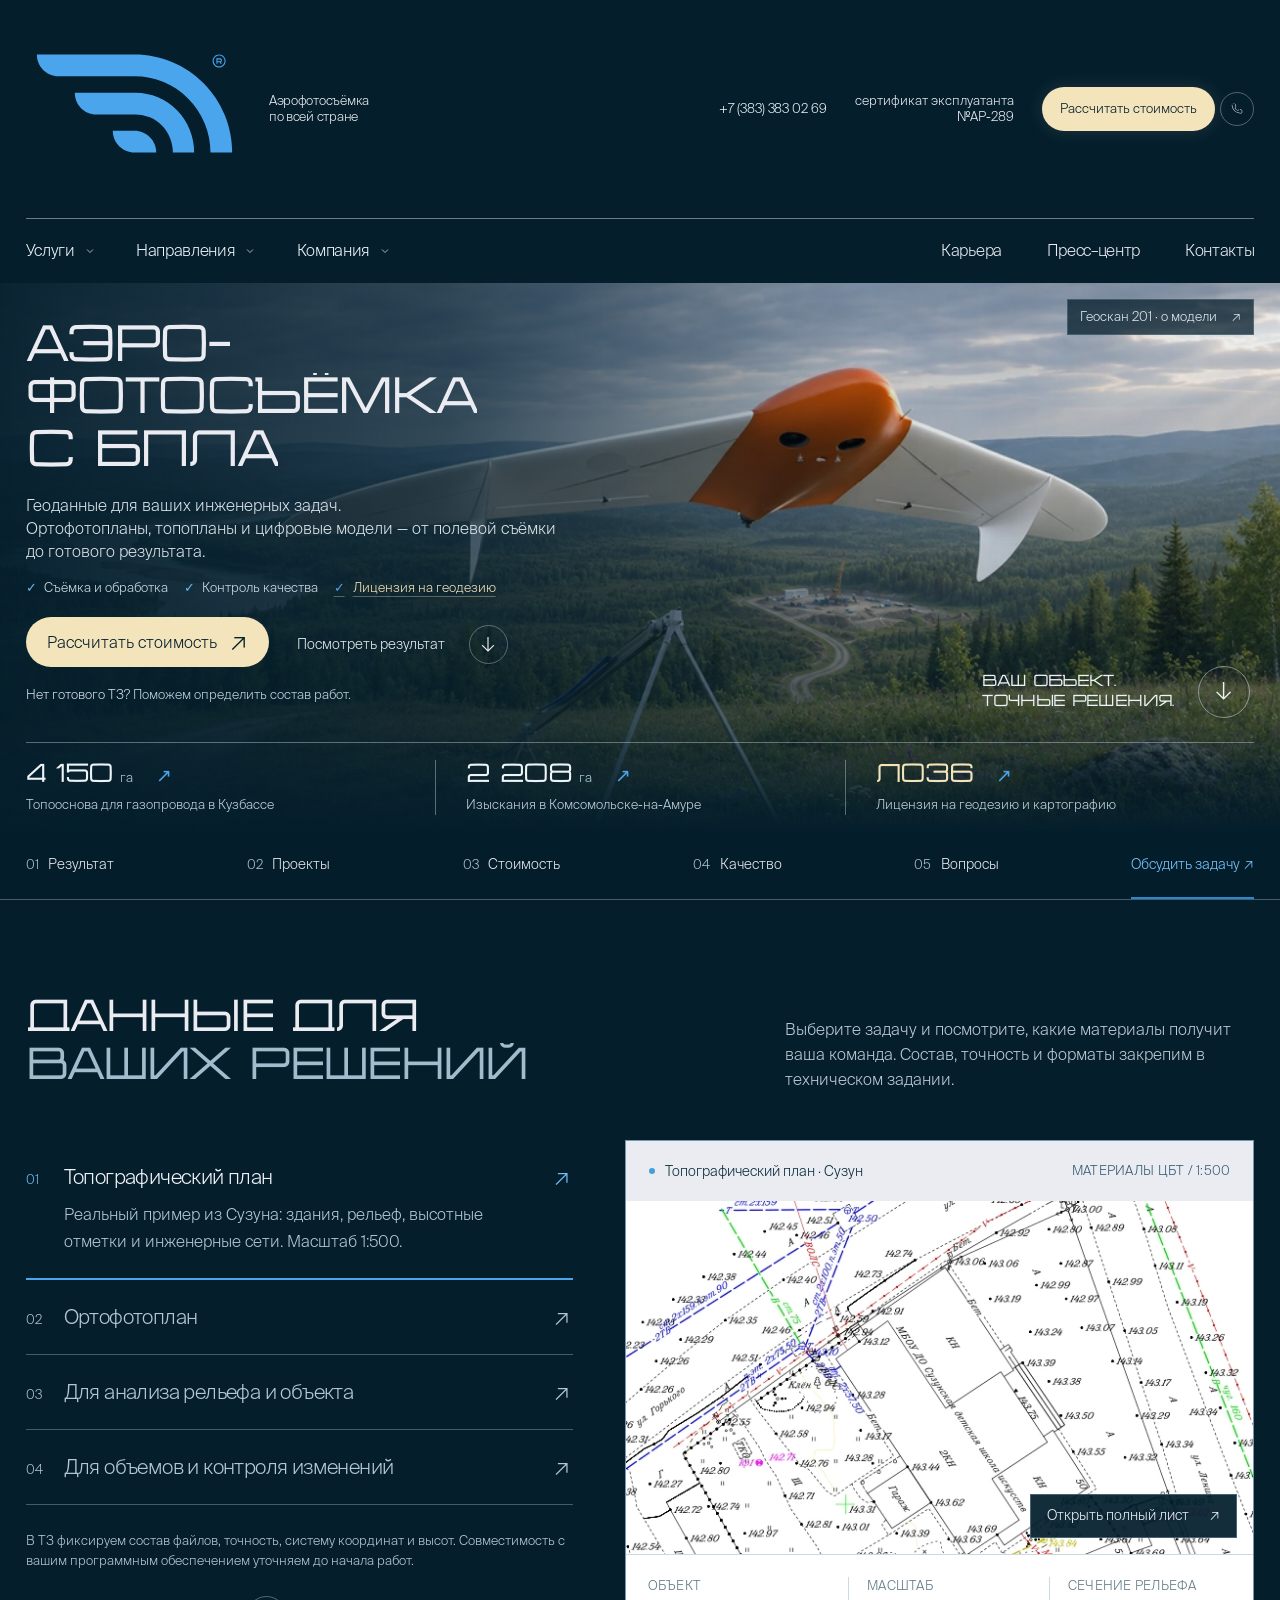
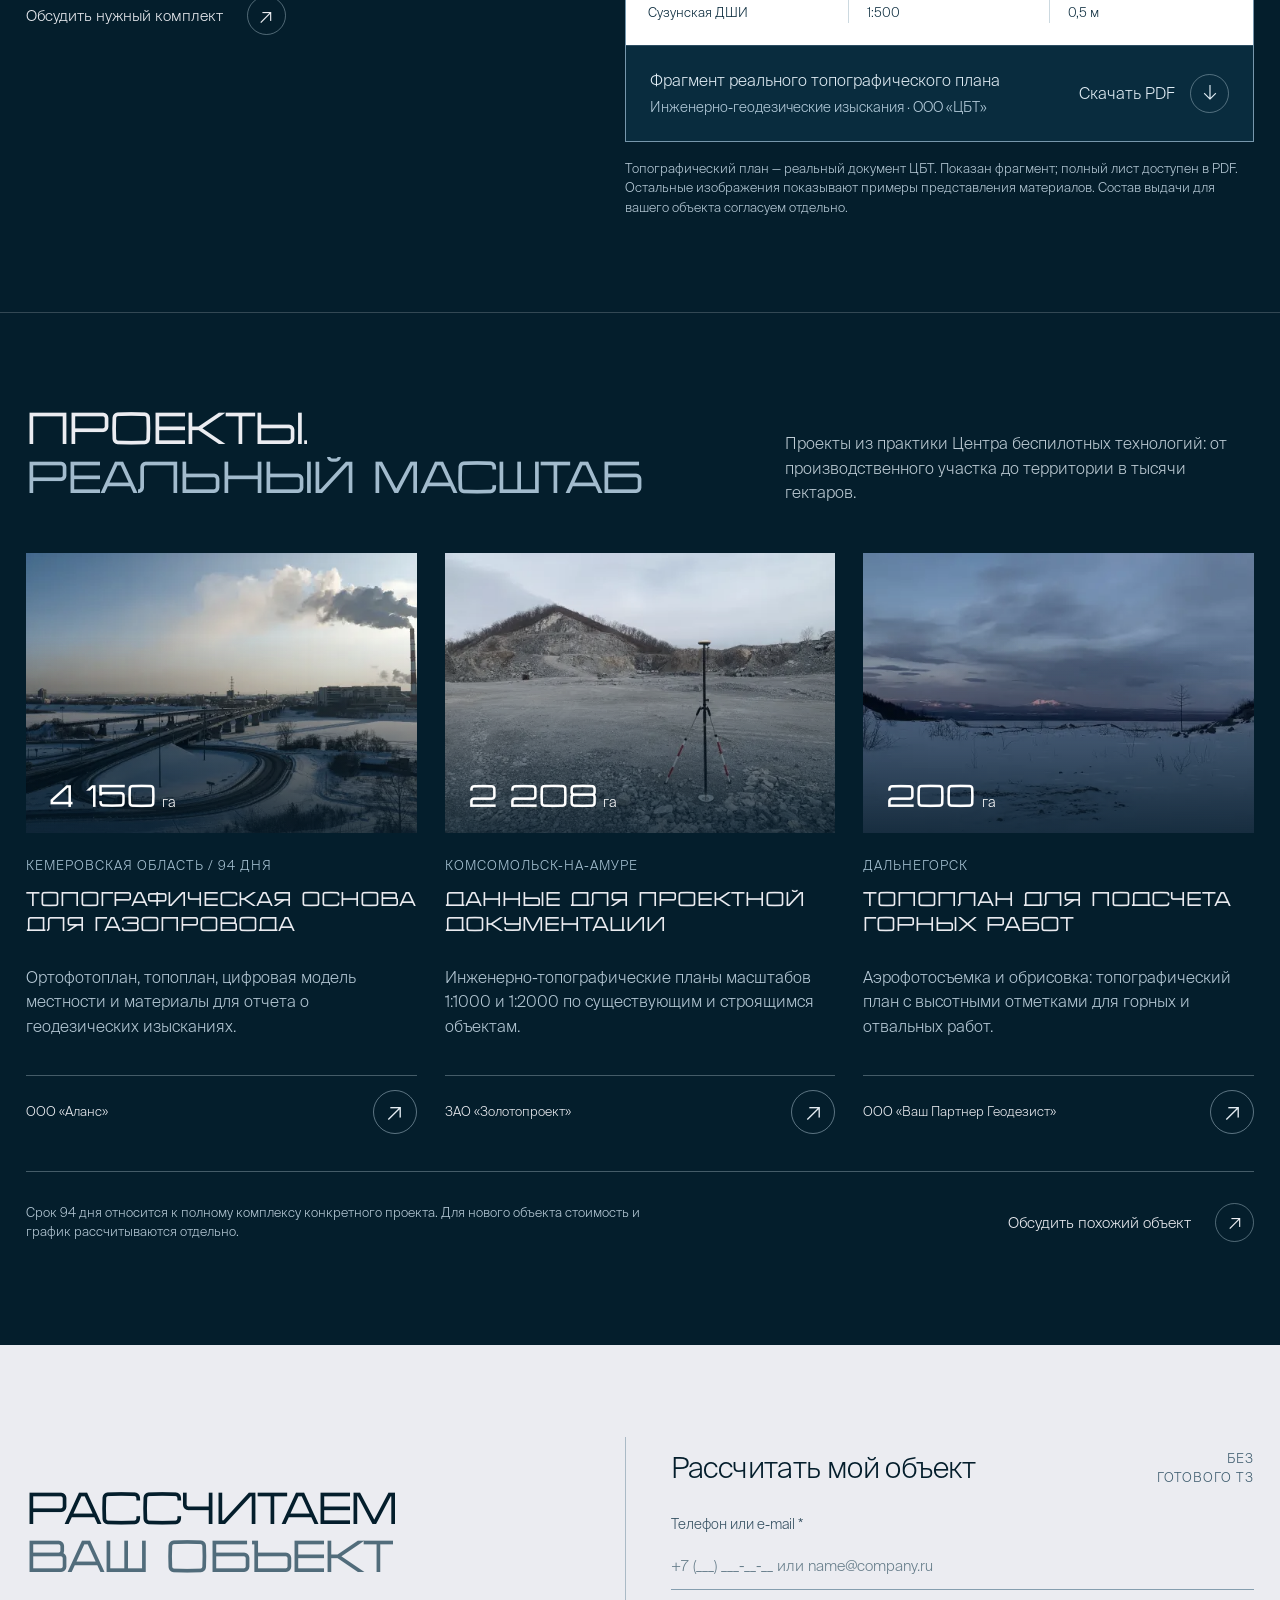
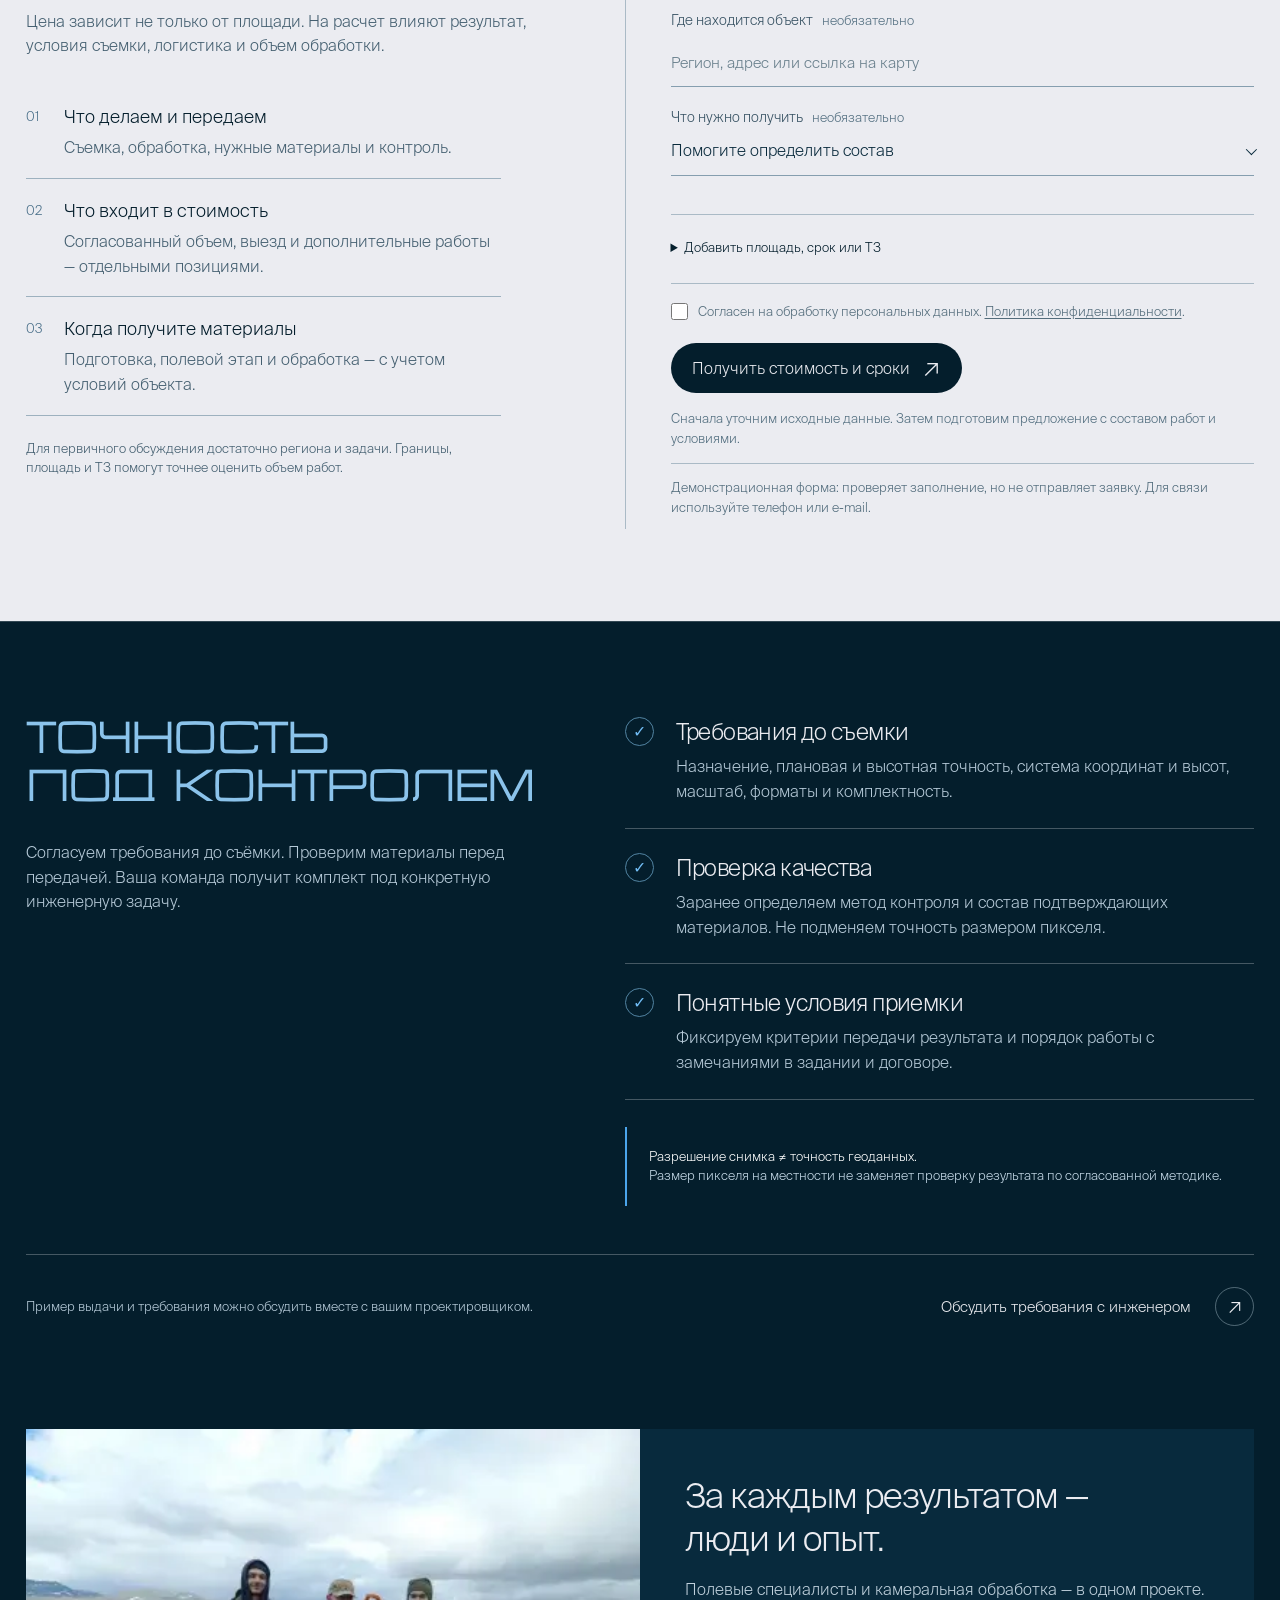
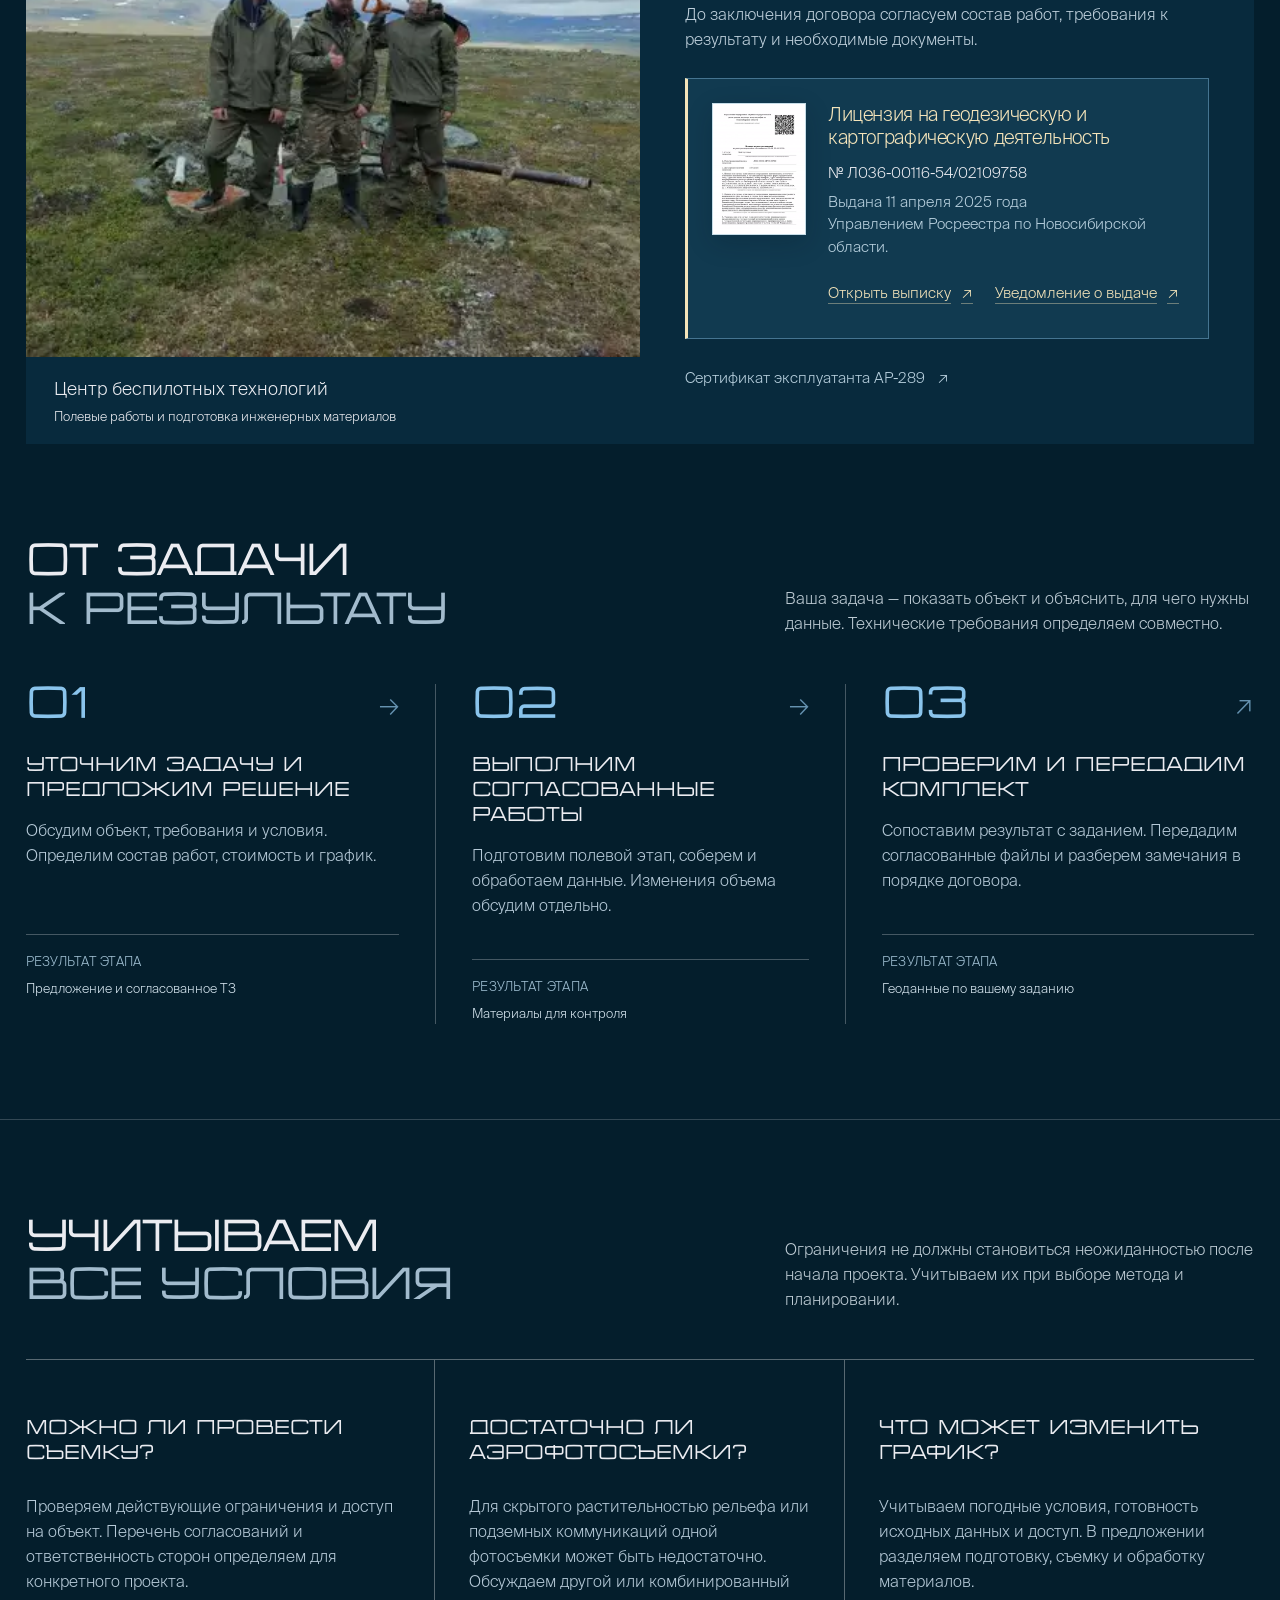
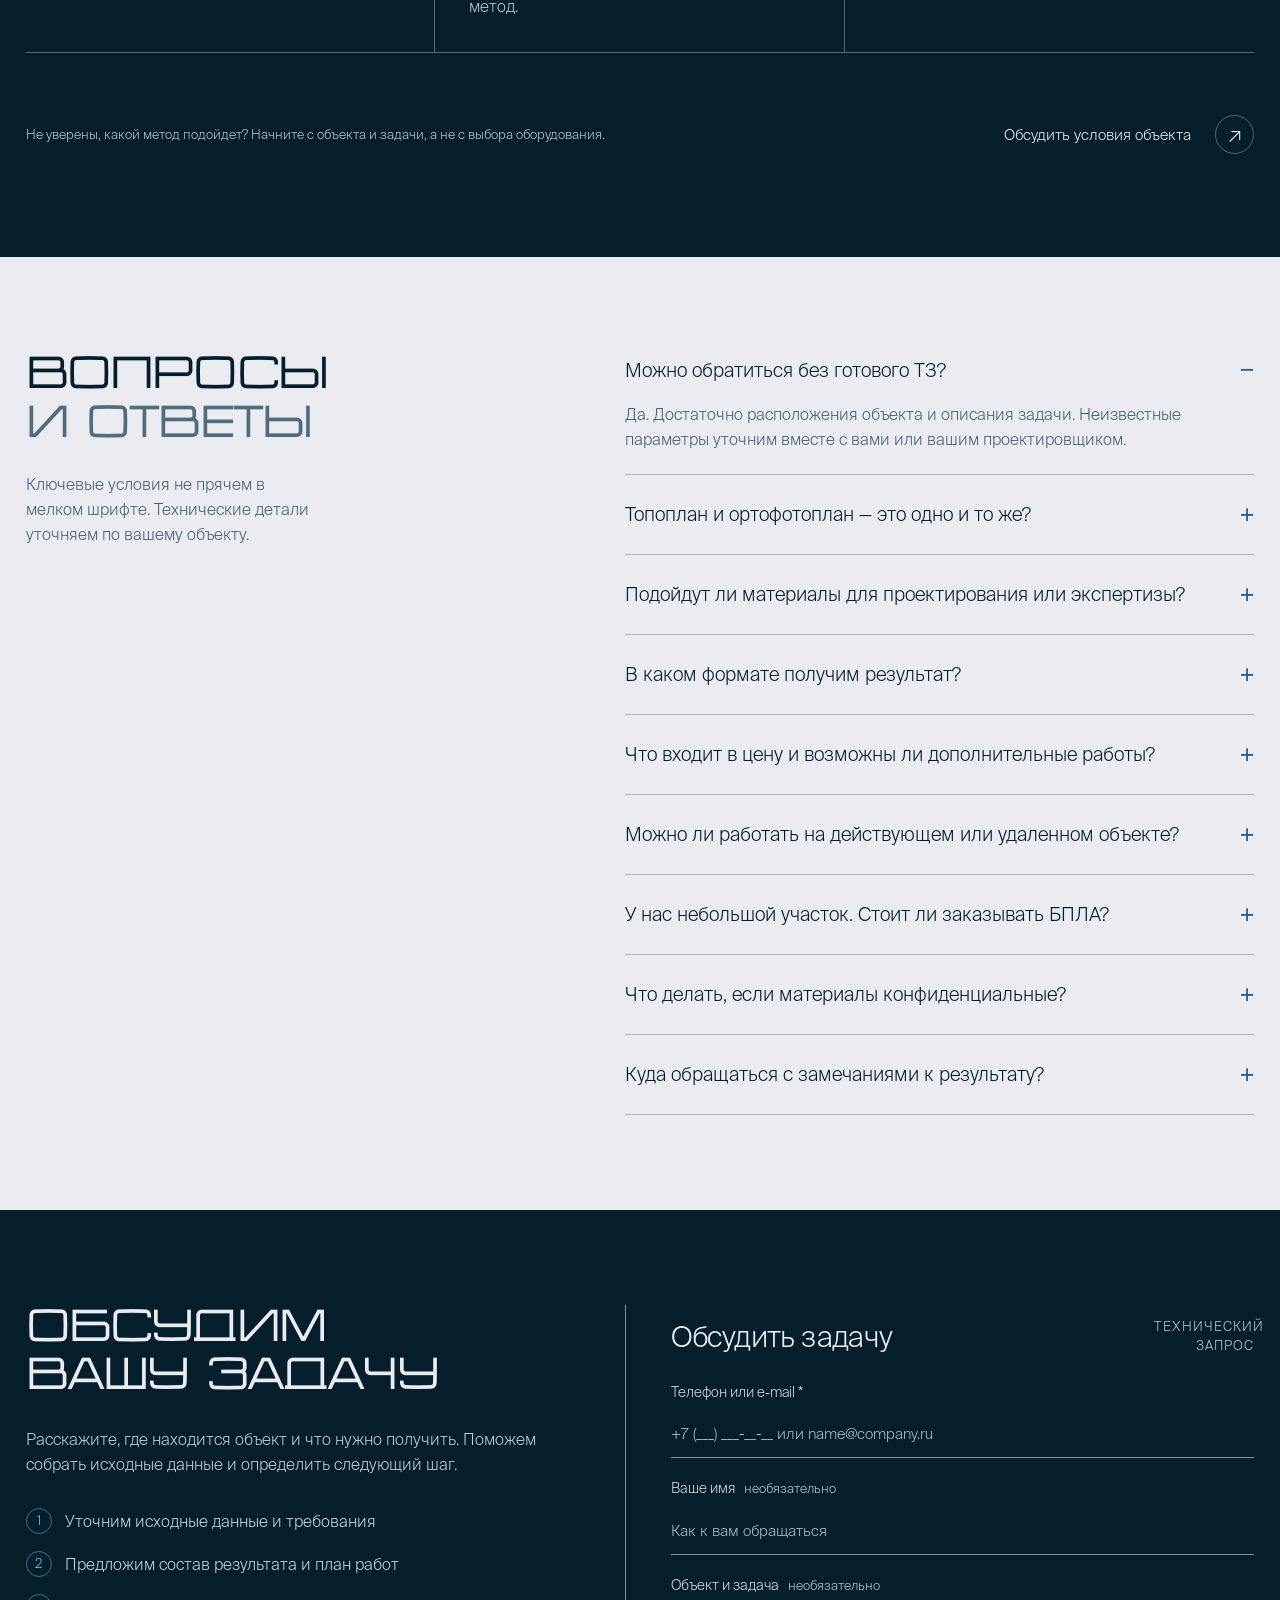
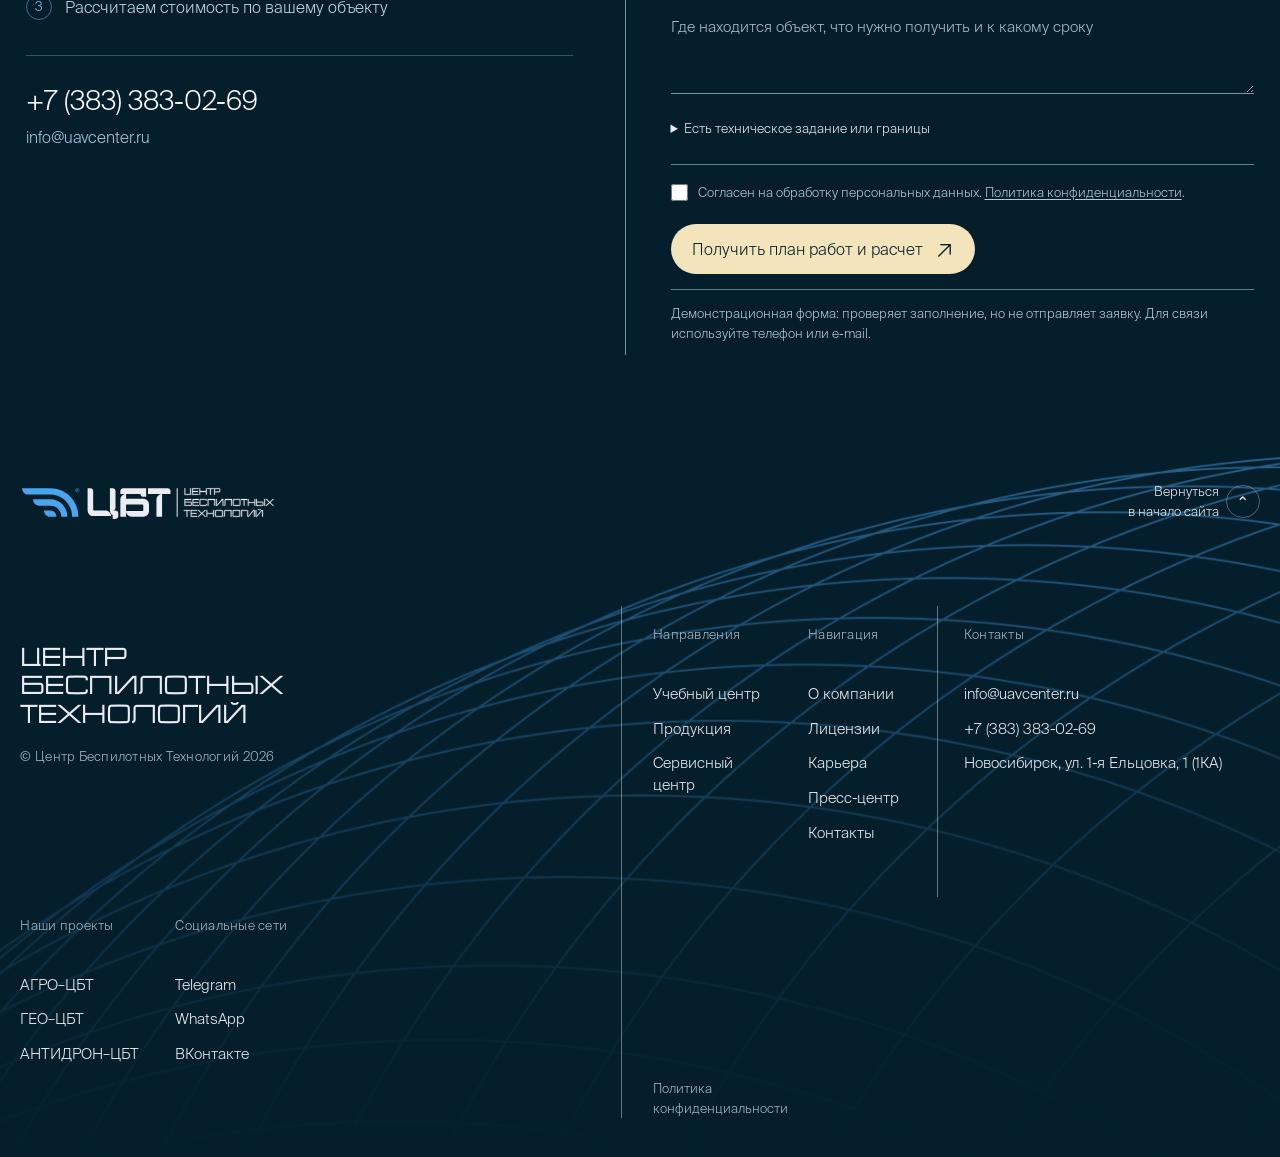
<file: index.html>
<!DOCTYPE html>

<html lang="ru">
<head>
<meta charset="utf-8"/><meta content="width=device-width,initial-scale=1" name="viewport"/>
<title>Аэрофотосъёмка с БПЛА для бизнеса — Центр беспилотных технологий</title>
<meta content="Аэрофотосъёмка для проектирования, строительства и горных работ. Ортофотопланы, топопланы и цифровые модели. Рассчитайте стоимость и сроки для вашего объекта." name="description"/>
<meta content="noindex,nofollow" name="robots"/><link href="styles.css" rel="stylesheet"/><link href="assets/favicon.svg" rel="icon" type="image/svg+xml"/><link as="font" crossorigin="" href="assets/SuisseIntl.woff2" rel="preload" type="font/woff2"/><meta content="Аэрофотосъёмка с БПЛА — UAV Center" property="og:title"/><meta content="От полевого сбора до готовых геоданных. Страница услуги Центра беспилотных технологий." property="og:description"/><meta content="website" property="og:type"/><meta content="#041e2c" name="theme-color"/><script defer="" src="app.js?v=8"></script><meta content="https://moriarty32.github.io/uavcenter-uslugi/assets/preview.jpg?v=14" property="og:image"/><meta content="1440" property="og:image:width"/><meta content="1000" property="og:image:height"/><meta content="UAV Center — аэрофотосъёмка с БПЛА под вашу задачу" property="og:image:alt"/><meta content="https://moriarty32.github.io/uavcenter-uslugi/" property="og:url"/><meta content="ru_RU" property="og:locale"/><meta content="summary_large_image" name="twitter:card"/><link href="brand.css?v=2" rel="stylesheet"/><script defer="" src="brand-motion.js?v=5"></script><link href="original-chrome.css?v=3" rel="stylesheet"/><script defer="" src="original-chrome.js?v=4"></script><link href="refinement.css?v=4" rel="stylesheet"/><script defer="" src="estimate.js?v=6"></script><link href="responsive-v5.css?v=10" rel="stylesheet"/>
<link href="responsive-v6.css?v=6" rel="stylesheet"/><link href="results-v7.css?v=7" rel="stylesheet"/><link href="client-v8.css?v=8" rel="stylesheet"/><link href="hero-v9.css?v=9" rel="stylesheet"/><script defer="" src="responsive-v5.js?v=13"></script><script defer="" src="hero-v9.js?v=9"></script><link href="buttons.css?v=11" rel="stylesheet"/>
<link href="license.css?v=14" rel="stylesheet"/></head>
<body class="brand-aligned">
<noscript><style>.lead-form{display:none}.nojs-note{padding:20px;background:#e4f1fb;color:#092a3c;text-align:center}</style><p class="nojs-note">Для обсуждения объекта позвоните <a href="tel:+73833830269">+7 (383) 383-02-69</a> или напишите <a href="mailto:info@uavcenter.ru">info@uavcenter.ru</a>. Интерактивные элементы доступны при включённом JavaScript.</p></noscript><a class="skip" href="#main">Перейти к содержанию</a>
<header class="header" id="top"><div class="container header-inner">
<a aria-label="Центр беспилотных технологий — главная" class="brand" href="https://uavcenter.ru/"><picture><source media="(max-width:760px)" srcset="assets/logo-symbol.svg"/><img alt="ЦБТ — Центр беспилотных технологий" height="42" src="assets/logo.svg" width="244"/></picture></a>
<a class="brand-caption" href="https://uavcenter.ru/aerofotosemka/">Аэрофотосъёмка<br/>по всей стране</a>
<div class="header-contact"><a class="phone" href="tel:+73833830269">+7 (383) 383 02 69</a><a class="header-certificate" href="https://uavcenter.ru/sertyfikat-ekspluatanta/">сертификат эксплуатанта<br/>№АР-289</a><a aria-controls="estimate-dialog" aria-haspopup="dialog" class="btn header-estimate" data-estimate-open="" href="#price"><span class="roll-label"><span class="roll-primary">Рассчитать стоимость</span><span aria-hidden="true" class="roll-secondary">Рассчитать стоимость</span></span></a><a aria-label="Позвонить в Центр" class="header-call" href="tel:+73833830269"><img alt="" height="38" src="assets/phone-original.svg" width="38"/></a></div>
<button aria-controls="main-nav" aria-expanded="false" aria-label="Открыть меню" class="mobile-menu" type="button"><span></span><span></span></button>
</div><nav aria-label="Основная навигация" class="main-nav" id="main-nav"><details class="nav-group"><summary><span class="roll-label"><span class="roll-primary">Услуги</span><span aria-hidden="true" class="roll-secondary">Услуги</span></span><svg aria-hidden="true" viewbox="0 0 12 12"><path d="m3 4.5 3 3 3-3"></path></svg></summary><div class="nav-dropdown mega-panel mega-panel-0"><div class="mega-links"><a class="mega-link" href="#results"><span aria-hidden="true" class="mega-number">/ 01</span><span class="mega-name">Геодезическая<br/>аэрофотосъёмка</span><span aria-hidden="true" class="mega-arrow">↗</span></a><a class="mega-link" href="https://uavcenter.ru/vozdushnoe-lazernoe-skanirovanie/"><span aria-hidden="true" class="mega-number">/ 02</span><span class="mega-name">Воздушно–лазерное<br/>сканирование</span><span aria-hidden="true" class="mega-arrow">↗</span></a><a class="mega-link" href="https://uavcenter.ru/vektorizaciya/"><span aria-hidden="true" class="mega-number">/ 03</span><span class="mega-name">Векторизация<br/>топосъёмки</span><span aria-hidden="true" class="mega-arrow">↗</span></a><a class="mega-link" href="https://uavcenter.ru/aerofotosemka-dlya-selskogo-hozyajstva/"><span aria-hidden="true" class="mega-number">/ 04</span><span class="mega-name">Аэрофотосъёмка для<br/>сельского хозяйства</span><span aria-hidden="true" class="mega-arrow">↗</span></a><a class="mega-link" href="https://uavcenter.ru/obrabotka-agrodronami/"><span aria-hidden="true" class="mega-number">/ 05</span><span class="mega-name">Внесение средств<br/>защиты растений</span><span aria-hidden="true" class="mega-arrow">↗</span></a><a class="mega-link" href="https://uavcenter.ru/markshejderskaya-semka/"><span aria-hidden="true" class="mega-number">/ 06</span><span class="mega-name">Подсчёт объёмов<br/>складских запасов</span><span aria-hidden="true" class="mega-arrow">↗</span></a><a class="mega-link" href="https://uavcenter.ru/semka-s-drona/"><span aria-hidden="true" class="mega-number">/ 07</span><span class="mega-name">Художественная<br/>аэрофотосъёмка</span><span aria-hidden="true" class="mega-arrow">↗</span></a><a class="mega-link" href="https://uavcenter.ru/sertyfikat-ekspluatanta/"><span aria-hidden="true" class="mega-number">/ 08</span><span class="mega-name">Сертификат<br/>эксплуатанта</span><span aria-hidden="true" class="mega-arrow">↗</span></a></div><div class="mega-bottom"><span>Центр беспилотных технологий</span><a aria-controls="estimate-dialog" aria-haspopup="dialog" data-estimate-open="" href="#price">Рассчитать стоимость <span aria-hidden="true">↗</span></a></div></div></details><details class="nav-group"><summary><span class="roll-label"><span class="roll-primary">Направления</span><span aria-hidden="true" class="roll-secondary">Направления</span></span><svg aria-hidden="true" viewbox="0 0 12 12"><path d="m3 4.5 3 3 3-3"></path></svg></summary><div class="nav-dropdown mega-panel mega-panel-1"><div class="mega-links"><a class="mega-link" href="https://uavcenter.ru/uchebnyj-centr-bpla/"><span aria-hidden="true" class="mega-number">/ 01</span><span class="mega-name">Учебный центр</span><span aria-hidden="true" class="mega-arrow">↗</span></a><a class="mega-link" href="https://uavcenter.ru/remont-kvadrokopterov-bpla/"><span aria-hidden="true" class="mega-number">/ 02</span><span class="mega-name">Сервисный центр</span><span aria-hidden="true" class="mega-arrow">↗</span></a><a class="mega-link" href="https://uavcenter.ru/promyshlennye-drony-bpla/"><span aria-hidden="true" class="mega-number">/ 03</span><span class="mega-name">Продукция</span><span aria-hidden="true" class="mega-arrow">↗</span></a></div><div class="mega-courses"><p>Обучение пилотированию</p><a href="https://uavcenter.ru/uchebnyj-centr-bpla/kursy-kvadrokoptera/">Базовая подготовка <span>↗</span></a><a href="https://uavcenter.ru/uchebnyj-centr-bpla/operator-bpla/">Оператор БПЛА <span>↗</span></a><a href="https://uavcenter.ru/uchebnyj-centr-bpla/geodeziya/">Геодезия и 3D-моделирование <span>↗</span></a></div><div class="mega-bottom"><span>Центр беспилотных технологий</span><a aria-controls="estimate-dialog" aria-haspopup="dialog" data-estimate-open="" href="#price">Рассчитать стоимость <span aria-hidden="true">↗</span></a></div></div></details><details class="nav-group"><summary><span class="roll-label"><span class="roll-primary">Компания</span><span aria-hidden="true" class="roll-secondary">Компания</span></span><svg aria-hidden="true" viewbox="0 0 12 12"><path d="m3 4.5 3 3 3-3"></path></svg></summary><div class="nav-dropdown mega-panel mega-panel-2"><div class="mega-links"><a class="mega-link" href="https://uavcenter.ru/about/"><span aria-hidden="true" class="mega-number">/ 01</span><span class="mega-name">О компании</span><span aria-hidden="true" class="mega-arrow">↗</span></a><a class="mega-link" href="https://uavcenter.ru/documents/#lic"><span aria-hidden="true" class="mega-number">/ 02</span><span class="mega-name">Лицензии</span><span aria-hidden="true" class="mega-arrow">↗</span></a><a class="mega-link" href="https://uavcenter.ru/documents/#ser"><span aria-hidden="true" class="mega-number">/ 03</span><span class="mega-name">Сертификаты</span><span aria-hidden="true" class="mega-arrow">↗</span></a></div><div class="mega-bottom"><span>Центр беспилотных технологий</span><a aria-controls="estimate-dialog" aria-haspopup="dialog" data-estimate-open="" href="#price">Рассчитать стоимость <span aria-hidden="true">↗</span></a></div></div></details><div class="nav-right"><a href="https://uavcenter.ru/career/"><span class="roll-label"><span class="roll-primary">Карьера</span><span aria-hidden="true" class="roll-secondary">Карьера</span></span></a><a href="https://uavcenter.ru/news/"><span class="roll-label"><span class="roll-primary">Пресс–центр</span><span aria-hidden="true" class="roll-secondary">Пресс–центр</span></span></a><a href="https://uavcenter.ru/contacts/"><span class="roll-label"><span class="roll-primary">Контакты</span><span aria-hidden="true" class="roll-secondary">Контакты</span></span></a></div></nav></header>
<main id="main"><section class="hero"><div aria-hidden="true" class="hero-photo"><picture><img alt="" decoding="async" fetchpriority="high" height="600" sizes="100vw" src="assets/hero-geoscan201-landscape-1920.webp" srcset="assets/hero-geoscan201-landscape-1024.webp 1024w, assets/hero-geoscan201-landscape-1440.webp 1440w, assets/hero-geoscan201-landscape-1920.webp 1920w" width="1920"/></picture></div>
<div class="container">
<div class="hero-main">
<div class="hero-copy">
<h1 aria-label="Аэрофотосъёмка с БПЛА">Аэро–<br/>фотосъёмка<br/><span>с БПЛА</span></h1>
<p class="hero-desc"><span class="hero-desc-desktop">Геоданные для ваших инженерных задач.<br/>Ортофотопланы, топопланы и цифровые модели — от полевой съёмки до готового результата.</span><span class="hero-desc-mobile">Ортофотопланы, топопланы и цифровые модели под вашу инженерную задачу.</span></p><div class="hero-benefits"><span>Съёмка и обработка</span><span>Контроль качества</span><a class="hero-license-benefit" href="#geodetic-license">Лицензия на геодезию</a></div>
<div class="hero-actions"><a aria-controls="estimate-dialog" aria-haspopup="dialog" class="btn btn-primary" data-estimate-open="" href="#price"><span class="roll-label"><span class="roll-primary">Рассчитать стоимость</span><span aria-hidden="true" class="roll-secondary">Рассчитать стоимость</span></span><span class="arrow">↗</span></a><a class="text-link" href="#results"><span class="roll-label"><span class="roll-primary">Посмотреть результат</span><span aria-hidden="true" class="roll-secondary">Посмотреть результат</span></span><span>↓</span></a></div>
<p class="hero-note"><span>Нет готового ТЗ?</span> Поможем определить состав работ.</p>
</div>
<div class="hero-aside"><svg aria-hidden="true" class="brand-target" fill="none" viewbox="0 0 100 100"><g stroke="#ebecf1" stroke-width="1.3"><path d="M13 35V13H35M65 13H87V35M87 65V87H65M35 87H13V65"></path><path d="M30 42L22 50L30 58M70 42L78 50L70 58"></path></g><g stroke="#4ba5ec" stroke-width="1.6"><path d="M42 30L50 22L58 30M42 70L50 78L58 70"></path><path d="M42 50H58M50 42V58"></path></g></svg><div class="hero-aside-copy">Ваш объект.<br/>Точные решения.</div><p>Проектирование · строительство<br/>горные работы</p><a aria-label="Перейти к результатам" class="scene-next" href="#results">↓</a></div>
</div>
<figure class="hero-aircraft-mobile"><picture><source sizes="calc(100vw - 38px)" srcset="assets/geoscan201-landscape-mobile-640.webp 640w, assets/geoscan201-landscape-mobile-1010.webp 1010w" type="image/webp"/><img alt="БПЛА самолётного типа Геоскан 201 на фоне речной долины" decoding="async" height="470" src="assets/geoscan201-landscape-mobile-1010.webp" width="1010"/></picture><figcaption><span>Геоскан 201 / БПЛА самолётного типа</span><a href="https://www.geoscan.ru/ru/products/geoscan201" rel="noopener" target="_blank">О модели ↗</a></figcaption></figure><div class="hero-stats"><a class="hero-stat" href="#projects"><strong>4 150 <span>га</span><small>↗</small></strong><span>Топооснова для газопровода в Кузбассе</span></a><a class="hero-stat" href="#projects"><strong>2 208 <span>га</span><small>↗</small></strong><span>Изыскания в Комсомольске-на-Амуре</span></a><a class="hero-stat hero-stat-license" href="#geodetic-license"><strong class="stat-document">Л036<small>↗</small></strong><span>Лицензия на геодезию и картографию</span></a></div>
<a class="hero-photo-credit" href="https://www.geoscan.ru/ru/products/geoscan201" rel="noopener" target="_blank">Геоскан 201 · о модели <span aria-hidden="true">↗</span></a></div></section><nav aria-label="Разделы страницы" class="page-nav"><div class="container"><a href="#results"><span>01</span> Результат</a><a href="#projects"><span>02</span> Проекты</a><a href="#price"><span>03</span> Стоимость</a><a href="#quality"><span>04</span> Качество</a><a href="#faq"><span>05</span> Вопросы</a><a class="jump" href="#brief">Обсудить задачу ↗</a></div></nav><section class="deliverables" id="results"><div class="container">
<div class="section-head"><div><h2>Данные для<br/><span class="soft">ваших решений</span></h2></div><p>Выберите задачу и посмотрите, какие материалы получит ваша команда. Состав, точность и форматы закрепим в техническом задании.</p></div>
<div class="result-grid">
<div class="result-options"><div aria-label="Варианты выдаваемых материалов" aria-orientation="vertical" class="result-tabs" role="tablist"><button aria-controls="panel-topoplan" aria-selected="true" class="result-tab" data-panel="topoplan" id="tab-topoplan" role="tab"><span class="tab-number">01</span><span><h3>Топографический план</h3><p>Реальный пример из Сузуна: здания, рельеф, высотные отметки и инженерные сети. Масштаб 1:500.</p></span><span aria-hidden="true" class="tab-arrow">↗</span></button>
<button aria-controls="panel-plan" aria-selected="false" class="result-tab" data-panel="plan" id="tab-plan" role="tab" tabindex="-1"><span class="tab-number">02</span><span><h3>Ортофотоплан</h3><p>Геопривязанная фотооснова территории для проектирования и сопоставления с другими геоданными.</p></span><span class="tab-arrow">↗</span></button>
<button aria-controls="panel-model" aria-selected="false" class="result-tab" data-panel="model" id="tab-model" role="tab" tabindex="-1"><span class="tab-number">03</span><span><h3>Для анализа рельефа и объекта</h3><p>Цифровые модели и облако точек: пространственные данные в составе, который нужен для вашей задачи.</p></span><span class="tab-arrow">↗</span></button>
<button aria-controls="panel-volume" aria-selected="false" class="result-tab" data-panel="volume" id="tab-volume" role="tab" tabindex="-1"><span class="tab-number">04</span><span><h3>Для объемов и контроля изменений</h3><p>Модели поверхностей, расчетные и сравнительные материалы. Исходные данные и методику согласуем отдельно.</p></span><span class="tab-arrow">↗</span></button>
</div><p class="results-note">В ТЗ фиксируем состав файлов, точность, систему координат и высот. Совместимость с вашим программным обеспечением уточняем до начала работ.</p><a class="text-link" href="#brief"><span class="roll-label"><span class="roll-primary">Обсудить нужный комплект</span><span aria-hidden="true" class="roll-secondary">Обсудить нужный комплект</span></span><span>↗</span></a></div>
<div>
<div aria-labelledby="tab-topoplan" class="result-panel" id="panel-topoplan" role="tabpanel" tabindex="0"><div class="result-window result-window-topoplan"><div class="result-window-top"><span class="window-title"><i></i> Топографический план · Сузун</span><span class="window-type">МАТЕРИАЛЫ ЦБТ / 1:500</span></div><a aria-label="Открыть полный топографический план Сузуна, PDF, масштаб 1:500" class="result-image topoplan-open" href="assets/documents/suzun-topographic-plan.pdf" rel="noopener" target="_blank"><picture><source sizes="(max-width:1100px) 96vw, 50vw" srcset="assets/result-topoplan-v8-640.webp 640w, assets/result-topoplan-v8-960.webp 960w, assets/result-topoplan-v8-1280.webp 1280w, assets/result-topoplan-v8-1600.webp 1600w, assets/result-topoplan-v8-2240.webp 2240w" type="image/webp"/><img alt="Фрагмент топографического плана Сузунской школы искусств: здания, инженерные сети и высотные отметки, масштаб 1:500" decoding="async" height="900" loading="lazy" src="assets/result-topoplan-v8-1600.webp" width="1600"/></picture><span class="plan-open-label">Открыть полный лист <span aria-hidden="true">↗</span></span></a><div class="result-bottom"><div><small>Объект</small><p>Сузунская ДШИ</p></div><div><small>Масштаб</small><p>1:500</p></div><div><small>Сечение рельефа</small><p>0,5 м</p></div></div><div class="plan-document"><div><p>Фрагмент реального топографического плана</p><span>Инженерно-геодезические изыскания · ООО «ЦБТ»</span></div><a class="text-link" download="Сузун — топографический план 1-500.pdf" href="assets/documents/suzun-topographic-plan.pdf">Скачать PDF <span aria-hidden="true">↓</span></a></div></div></div><div aria-labelledby="tab-plan" class="result-panel" hidden="" id="panel-plan" role="tabpanel" tabindex="0"><div class="result-window"><div class="result-window-top"><span class="window-title"><i></i> Ортофотоплан территории</span><span class="window-type">ДЕМОНСТРАЦИОННАЯ ВИЗУАЛИЗАЦИЯ</span></div><div class="result-image"><picture><source sizes="(max-width:760px) calc(100vw - 38px), (max-width:1100px) 96vw, 50vw" srcset="assets/result-plan-v7-640.webp 640w, assets/result-plan-v7-960.webp 960w, assets/result-plan-v7-1280.webp 1280w, assets/result-plan-v7-1600.webp 1600w" type="image/webp"/><img alt="Демонстрационный ортофотоплан промышленной территории с геодезическими контурами и границами" decoding="async" height="900" loading="lazy" src="assets/result-plan-v7-1600.webp" width="1600"/></picture></div><div class="result-bottom"><div><small>Состав</small><p>По техническому заданию</p></div><div><small>Привязка</small><p>Согласованная система</p></div><div><small>Передача</small><p>Файлы + описание выдачи</p></div></div></div></div>
<div aria-labelledby="tab-model" class="result-panel" hidden="" id="panel-model" role="tabpanel" tabindex="0"><div class="result-window"><div class="result-window-top"><span class="window-title"><i></i> Цифровая модель поверхности</span><span class="window-type">ДЕМОНСТРАЦИОННАЯ ВИЗУАЛИЗАЦИЯ</span></div><div class="result-image"><picture><source sizes="(max-width:760px) calc(100vw - 38px), (max-width:1100px) 96vw, 50vw" srcset="assets/result-model-v7-640.webp 640w, assets/result-model-v7-960.webp 960w, assets/result-model-v7-1280.webp 1280w, assets/result-model-v7-1600.webp 1600w" type="image/webp"/><img alt="Демонстрационная текстурированная модель местности с дорогами, зданиями, рельефом и фрагментом триангуляционной сетки" decoding="async" height="900" loading="lazy" src="assets/result-model-v7-1600.webp" width="1600"/></picture></div><div class="result-bottom"><div><small>Модель</small><p>Рельеф / поверхность</p></div><div><small>Данные</small><p>По задаче и условиям</p></div><div><small>Форматы</small><p>По техническому заданию</p></div></div></div></div>
<div aria-labelledby="tab-volume" class="result-panel" hidden="" id="panel-volume" role="tabpanel" tabindex="0"><div class="result-window"><div class="result-window-top"><span class="window-title"><i></i> Объемы и изменения</span><span class="window-type">ДЕМОНСТРАЦИОННАЯ ВИЗУАЛИЗАЦИЯ</span></div><div class="result-image"><picture><source sizes="(max-width:760px) calc(100vw - 38px), (max-width:1100px) 96vw, 50vw" srcset="assets/result-volume-v7-640.webp 640w, assets/result-volume-v7-960.webp 960w, assets/result-volume-v7-1280.webp 1280w, assets/result-volume-v7-1600.webp 1600w" type="image/webp"/><img alt="Демонстрационная модель отвала с границей подсчёта, горизонталями и триангуляционной сеткой" decoding="async" height="900" loading="lazy" src="assets/result-volume-v7-1600.webp" width="1600"/></picture></div><div class="result-bottom"><div><small>Основа</small><p>Данные полевой съемки</p></div><div><small>Расчет</small><p>Согласованная методика</p></div><div><small>Результат</small><p>Материалы + отчет</p></div></div></div></div>
<p class="result-caption">Топографический план — реальный документ ЦБТ. Показан фрагмент; полный лист доступен в PDF. Остальные изображения показывают примеры представления материалов. Состав выдачи для вашего объекта согласуем отдельно.</p>
</div>
</div>
</div></section><section class="section" id="projects"><div class="container">
<div class="section-head"><div><h2>Проекты.<br/><span class="soft">Реальный масштаб</span></h2></div><p>Проекты из практики Центра беспилотных технологий: от производственного участка до территории в тысячи гектаров.</p></div>
<div class="grid3">
<article class="case-card"><div class="case-img"><img alt="Изображение проекта в Кемеровской области с сайта компании" decoding="async" height="365" loading="lazy" src="assets/case-kemerovo.webp" width="505"/><div class="case-badge"><strong>4 150</strong><span>га</span></div></div><p class="region">Кемеровская область / 94 дня</p><h3>Топографическая основа<br/>для газопровода</h3><p>Ортофотоплан, топоплан, цифровая модель местности и материалы для отчета о геодезических изысканиях.</p><div class="case-client"><span>ООО «Аланс»</span><button aria-label="Подробнее: Топографическая основа для газопровода" data-case="0" type="button">↗</button></div></article>
<article class="case-card"><div class="case-img"><img alt="Геодезические работы, изображение из проекта компании" decoding="async" height="365" loading="lazy" src="assets/case-amur.webp" width="505"/><div class="case-badge"><strong>2 208</strong><span>га</span></div></div><p class="region">Комсомольск-на-Амуре</p><h3>Данные для проектной<br/>документации</h3><p>Инженерно-топографические планы масштабов 1:1000 и 1:2000 по существующим и строящимся объектам.</p><div class="case-client"><span>ЗАО «Золотопроект»</span><button aria-label="Подробнее: Данные для проектной документации" data-case="1" type="button">↗</button></div></article>
<article class="case-card"><div class="case-img"><img alt="Территория проекта в Дальнегорске с сайта компании" decoding="async" height="365" loading="lazy" src="assets/case-dalnegorsk.webp" width="505"/><div class="case-badge"><strong>200</strong><span>га</span></div></div><p class="region">Дальнегорск</p><h3>Топоплан для подсчета<br/>горных работ</h3><p>Аэрофотосъемка и обрисовка: топографический план с высотными отметками для горных и отвальных работ.</p><div class="case-client"><span>ООО «Ваш Партнер Геодезист»</span><button aria-label="Подробнее: Топоплан для подсчета горных работ" data-case="2" type="button">↗</button></div></article>
</div>
<div class="case-foot"><p>Срок 94 дня относится к полному комплексу конкретного проекта. Для нового объекта стоимость и график рассчитываются отдельно.</p><a class="text-link" href="#price"><span class="roll-label"><span class="roll-primary">Обсудить похожий объект</span><span aria-hidden="true" class="roll-secondary">Обсудить похожий объект</span></span><span>↗</span></a></div>
</div></section><section class="price" id="price"><div class="container"><div class="price-grid">
<div><h2>Рассчитаем<br/><span class="soft">ваш объект</span></h2><p class="price-intro">Цена зависит не только от площади. На расчет влияют результат, условия съемки, логистика и объем обработки.</p>
<details class="price-explanation" open=""><summary>Что учитываем в стоимости</summary><div class="estimate-lines"><div><span>01</span><p><b>Что делаем и передаем</b>Съемка, обработка, нужные материалы и контроль.</p></div><div><span>02</span><p><b>Что входит в стоимость</b>Согласованный объем, выезд и дополнительные работы — отдельными позициями.</p></div><div><span>03</span><p><b>Когда получите материалы</b>Подготовка, полевой этап и обработка — с учетом условий объекта.</p></div></div><p class="estimate-note">Для первичного обсуждения достаточно региона и задачи. Границы, площадь и ТЗ помогут точнее оценить объем работ.</p></details></div>
<form aria-label="Расчёт стоимости объекта" class="form-card lead-form" id="estimate-form"><div class="form-title"><h3>Рассчитать мой объект</h3><span>БЕЗ ГОТОВОГО ТЗ</span></div>
<label class="field">Телефон или e-mail *<input autocomplete="off" maxlength="180" minlength="5" name="contact" placeholder="+7 (___) ___-__-__ или name@company.ru" required=""/></label>
<details class="extra-fields mobile-project-fields" open=""><summary>Указать объект и нужный результат</summary><label class="field">Где находится объект <span class="optional">необязательно</span><input maxlength="180" name="location" placeholder="Регион, адрес или ссылка на карту"/></label><label class="field">Что нужно получить <span class="optional">необязательно</span><select name="task"><option value="">Помогите определить состав</option><option>Материалы для проектирования</option><option>Модель рельефа или объекта</option><option>Расчет объемов</option><option>Контроль изменений</option></select></label></details>
<details class="extra-fields"><summary>Добавить площадь, срок или ТЗ</summary><label class="field">Краткое описание<textarea maxlength="1500" name="description" placeholder="Примерная площадь, желаемый срок, известные требования"></textarea></label><p class="form-small">Если есть ТЗ или границы объекта, укажите ссылку в описании. Конфиденциальные материалы передавайте после согласования канала связи.</p></details>
<label class="consent"><input name="consent" required="" type="checkbox"/><span>Согласен на обработку персональных данных. <a href="https://uavcenter.ru/confidencial/" rel="noopener" target="_blank">Политика конфиденциальности</a>.</span></label>
<button class="btn btn-ink" type="submit"><span class="roll-label"><span class="roll-primary">Получить стоимость и сроки</span><span aria-hidden="true" class="roll-secondary">Получить стоимость и сроки</span></span><span class="arrow">↗</span></button>
<p class="form-small after-note">Сначала уточним исходные данные. Затем подготовим предложение с составом работ и условиями.</p>
<p class="demo-caption">Демонстрационная форма: проверяет заполнение, но не отправляет заявку. Для связи используйте телефон или e-mail.</p><div aria-live="polite" class="form-status" role="status"></div>
</form></div></div></section><section class="section quality" id="quality"><div class="container">
<div class="quality-grid"><div><h2>Точность<br/><span>под контролем</span></h2><p class="quality-intro">Согласуем требования до съёмки. Проверим материалы перед передачей. Ваша команда получит комплект под конкретную инженерную задачу.</p></div>
<div class="quality-list"><div class="quality-row"><span class="quality-check">✓</span><div><h3>Требования до съемки</h3><p>Назначение, плановая и высотная точность, система координат и высот, масштаб, форматы и комплектность.</p></div></div><div class="quality-row"><span class="quality-check">✓</span><div><h3>Проверка качества</h3><p>Заранее определяем метод контроля и состав подтверждающих материалов. Не подменяем точность размером пикселя.</p></div></div><div class="quality-row"><span class="quality-check">✓</span><div><h3>Понятные условия приемки</h3><p>Фиксируем критерии передачи результата и порядок работы с замечаниями в задании и договоре.</p></div></div><div class="accuracy-note"><strong>Разрешение снимка ≠ точность геоданных.</strong><br/>Размер пикселя на местности не заменяет проверку результата по согласованной методике.</div></div>
</div><div class="quality-bottom"><p>Пример выдачи и требования можно обсудить вместе с вашим проектировщиком.</p><a class="text-link" href="#brief"><span class="roll-label"><span class="roll-primary">Обсудить требования с инженером</span><span aria-hidden="true" class="roll-secondary">Обсудить требования с инженером</span></span><span>↗</span></a></div>
</div></section><section class="trust" id="team"><div class="container"><div class="trust-panel">
<div class="trust-photo"><div class="trust-media"><img alt="Команда компании на полевых работах, фото из архива сайта" decoding="async" height="365" loading="lazy" src="assets/team.webp" width="505"/></div><div class="trust-photo-note"><strong>Центр беспилотных технологий</strong>Полевые работы и подготовка инженерных материалов</div></div>
<div class="trust-copy"><h3>За каждым результатом —<br/>люди и опыт.</h3><p>Полевые специалисты и камеральная обработка — в одном проекте. До заключения договора согласуем состав работ, требования к результату и необходимые документы.</p><div aria-labelledby="geodetic-license-title" class="geodetic-license-card" id="geodetic-license" role="group">
<a aria-label="Открыть выписку из реестра лицензий на геодезическую и картографическую деятельность" class="geodetic-license-preview" href="assets/documents/geodetic-license-extract.webp" rel="noopener" target="_blank"><img alt="Выписка из реестра лицензий ООО «ЦБТ» — Л036-00116-54/02109758" decoding="async" height="508" loading="lazy" src="assets/geodetic-license-preview.webp" width="360"/></a>
<div><h4 id="geodetic-license-title">Лицензия на геодезическую и картографическую деятельность</h4><p class="geodetic-license-number">№ Л036-00116-54/02109758</p><p class="geodetic-license-issuer">Выдана 11 апреля 2025 года<br/>Управлением Росреестра по Новосибирской области.</p><div class="geodetic-license-links"><a class="license-document-link" href="assets/documents/geodetic-license-extract.webp" rel="noopener" target="_blank">Открыть выписку <span aria-hidden="true">↗</span></a><a class="license-document-link" href="assets/documents/geodetic-license-notice.webp" rel="noopener" target="_blank">Уведомление о выдаче <span aria-hidden="true">↗</span></a></div></div>
</div>
<a class="geodetic-secondary-document" href="assets/certificate.webp" rel="noopener" target="_blank">Сертификат эксплуатанта АР-289 <span aria-hidden="true">↗</span></a></div>
</div></div></section><section class="section" id="process"><div class="container">
<div class="section-head"><div><h2>От задачи<br/><span class="soft">к результату</span></h2></div><p>Ваша задача — показать объект и объяснить, для чего нужны данные. Технические требования определяем совместно.</p></div>
<div class="grid3 process-grid"><article class="process-step"><div class="process-n"><strong>01</strong><span>→</span></div><h3>Уточним задачу и предложим решение</h3><p>Обсудим объект, требования и условия. Определим состав работ, стоимость и график.</p><div class="process-out"><span>Результат этапа</span>Предложение и согласованное ТЗ</div></article><article class="process-step"><div class="process-n"><strong>02</strong><span>→</span></div><h3>Выполним согласованные работы</h3><p>Подготовим полевой этап, соберем и обработаем данные. Изменения объема обсудим отдельно.</p><div class="process-out"><span>Результат этапа</span>Материалы для контроля</div></article><article class="process-step"><div class="process-n"><strong>03</strong><span>↗</span></div><h3>Проверим и передадим комплект</h3><p>Сопоставим результат с заданием. Передадим согласованные файлы и разберем замечания в порядке договора.</p><div class="process-out"><span>Результат этапа</span>Геоданные по вашему заданию</div></article></div>
</div></section><section class="section conditions" id="conditions"><div class="container"><div class="section-head"><div><h2>Учитываем<br/><span class="soft">все условия</span></h2></div><p>Ограничения не должны становиться неожиданностью после начала проекта. Учитываем их при выборе метода и планировании.</p></div><div class="grid3 conditions-grid">
<article><h3>Можно ли провести съемку?</h3><p>Проверяем действующие ограничения и доступ на объект. Перечень согласований и ответственность сторон определяем для конкретного проекта.</p></article>
<article><h3>Достаточно ли аэрофотосъемки?</h3><p>Для скрытого растительностью рельефа или подземных коммуникаций одной фотосъемки может быть недостаточно. Обсуждаем другой или комбинированный метод.</p></article>
<article><h3>Что может изменить график?</h3><p>Учитываем погодные условия, готовность исходных данных и доступ. В предложении разделяем подготовку, съемку и обработку материалов.</p></article>
</div><div class="conditions-bottom"><p>Не уверены, какой метод подойдет? Начните с объекта и задачи, а не с выбора оборудования.</p><a class="text-link" href="#brief"><span class="roll-label"><span class="roll-primary">Обсудить условия объекта</span><span aria-hidden="true" class="roll-secondary">Обсудить условия объекта</span></span><span>↗</span></a></div></div></section><section class="section" id="faq"><div class="container"><div class="faq-layout"><div><h2>Вопросы<br/><span class="soft">и ответы</span></h2><p class="intro">Ключевые условия не прячем в мелком шрифте. Технические детали уточняем по вашему объекту.</p></div><div><details class="faq-item" open=""><summary>Можно обратиться без готового ТЗ?</summary><p>Да. Достаточно расположения объекта и описания задачи. Неизвестные параметры уточним вместе с вами или вашим проектировщиком.</p></details><details class="faq-item"><summary>Топоплан и ортофотоплан — это одно и то же?</summary><p>Нет. Ортофотоплан — геопривязанная фотооснова. Топографический план содержит подготовленное векторное описание ситуации и рельефа. Его состав и необходимые дополнительные работы определяются заданием.</p></details><details class="faq-item"><summary>Подойдут ли материалы для проектирования или экспертизы?</summary><p>Это зависит от назначения, состава и требований к конкретному комплекту. До начала работ нужно согласовать их с проектировщиком. Одна аэрофотосъемка не заменяет весь комплекс инженерных изысканий.</p></details><details class="faq-item"><summary>В каком формате получим результат?</summary><p>Форматы файлов, систему координат и высот согласуем с вашей командой до съемки. Важно заранее назвать программное обеспечение, в котором будут использоваться материалы.</p></details><details class="faq-item"><summary>Что входит в цену и возможны ли дополнительные работы?</summary><p>Состав результата, логистику и включенные работы нужно зафиксировать в предложении. Изменение границ, требований или объема рассматривается отдельно — с согласованием до выполнения.</p></details><details class="faq-item"><summary>Можно ли работать на действующем или удаленном объекте?</summary><p>Возможность оценивается по расположению, доступу и действующим ограничениям. Опыт компании не означает, что любой объект доступен для съемки без отдельной проверки.</p></details><details class="faq-item"><summary>У нас небольшой участок. Стоит ли заказывать БПЛА?</summary><p>Метод следует выбирать по экономике и требованиям задачи. Покажите объект: сравним необходимый состав работ. На небольшом или сложном участке другой способ сбора данных может быть целесообразнее.</p></details><details class="faq-item"><summary>Что делать, если материалы конфиденциальные?</summary><p>До передачи исходных данных согласуем допустимый состав и канал обмена. Требования к хранению, доступу и публикации результатов нужно закрепить в договоре.</p></details><details class="faq-item"><summary>Куда обращаться с замечаниями к результату?</summary><p>Контакт ответственного специалиста, критерии приемки и порядок исправления несоответствий должны быть определены в договоре. Изменение первоначального задания рассматривается отдельно.</p></details></div></div></div></section><section class="brief" id="brief"><div class="container"><div class="brief-grid">
<div class="brief-copy"><h2>Обсудим<br/><span>вашу задачу</span></h2><p>Расскажите, где находится объект и что нужно получить. Поможем собрать исходные данные и определить следующий шаг.</p><div class="after-submit"><p><span>1</span> Уточним исходные данные и требования</p><p><span>2</span> Предложим состав результата и план работ</p><p><span>3</span> Рассчитаем стоимость по вашему объекту</p></div><div class="contact-direct"><a class="phone" href="tel:+73833830269">+7 (383) 383-02-69</a><a class="email" href="mailto:info@uavcenter.ru">info@uavcenter.ru</a></div></div>
<form aria-label="Обсуждение инженерной задачи" class="form-card lead-form" id="brief-form"><div class="form-title"><h3>Обсудить задачу</h3><span>ТЕХНИЧЕСКИЙ ЗАПРОС</span></div><label class="field">Телефон или e-mail *<input autocomplete="off" maxlength="180" minlength="5" name="contact" placeholder="+7 (___) ___-__-__ или name@company.ru" required=""/></label><label class="field">Ваше имя <span class="optional">необязательно</span><input autocomplete="given-name" maxlength="180" name="name" placeholder="Как к вам обращаться"/></label><label class="field">Объект и задача <span class="optional">необязательно</span><textarea maxlength="1500" name="description" placeholder="Где находится объект, что нужно получить и к какому сроку"></textarea></label><details class="extra-fields"><summary>Есть техническое задание или границы</summary><p class="form-small">Если есть ТЗ или границы объекта, укажите ссылку в описании. Конфиденциальные материалы передавайте после согласования канала связи.</p></details><label class="consent"><input name="consent" required="" type="checkbox"/><span>Согласен на обработку персональных данных. <a href="https://uavcenter.ru/confidencial/" rel="noopener" target="_blank">Политика конфиденциальности</a>.</span></label><button class="btn btn-ink" type="submit"><span class="roll-label"><span class="roll-primary">Получить план работ и расчет</span><span aria-hidden="true" class="roll-secondary">Получить план работ и расчет</span></span><span class="arrow">↗</span></button><p class="demo-caption">Демонстрационная форма: проверяет заполнение, но не отправляет заявку. Для связи используйте телефон или e-mail.</p><div aria-live="polite" class="form-status" role="status"></div></form>
</div></div></section></main>
<footer aria-label="Информация о компании" class="site-footer"><div class="site-footer-top"><a aria-label="Центр беспилотных технологий — главная" href="https://uavcenter.ru/"><img alt="ЦБТ — Центр беспилотных технологий" height="50" src="assets/logo.svg" width="288"/></a><a aria-label="Вернуться в начало страницы" class="back-top" href="#top"><span>Вернуться<br/>в начало сайта</span><span aria-hidden="true" class="back-top-circle">⌃</span></a></div><div class="site-footer-grid"><div class="site-footer-identity"><p class="site-footer-heading">Центр<br/>беспилотных<br/>технологий</p><p class="site-footer-copyright">© Центр Беспилотных Технологий 2026</p></div><div class="site-footer-group footer-directions"><p class="site-footer-label">Направления</p><a href="https://uavcenter.ru/uchebnyj-centr-bpla/">Учебный центр</a><a href="https://uavcenter.ru/promyshlennye-drony-bpla/">Продукция</a><a href="https://uavcenter.ru/remont-kvadrokopterov-bpla/">Сервисный центр</a></div><div class="site-footer-group footer-navigation"><p class="site-footer-label">Навигация</p><a href="https://uavcenter.ru/about/">О компании</a><a href="https://uavcenter.ru/documents/">Лицензии</a><a href="https://uavcenter.ru/career/">Карьера</a><a href="https://uavcenter.ru/news/">Пресс-центр</a><a href="https://uavcenter.ru/contacts/">Контакты</a></div><div class="site-footer-group footer-contacts"><p class="site-footer-label">Контакты</p><a href="mailto:info@uavcenter.ru">info@uavcenter.ru</a><a href="tel:+73833830269">+7 (383) 383-02-69</a><a href="https://uavcenter.ru/contacts/">Новосибирск, ул. 1-я Ельцовка, 1 (1КА)</a></div><div class="site-footer-group footer-projects"><p class="site-footer-label">Наши проекты</p><a href="https://agro-cbt.ru/">АГРО–ЦБТ</a><a href="https://www.geo-cbt.ru/">ГЕО–ЦБТ</a><a href="https://antidron-cbt.ru/">АНТИДРОН–ЦБТ</a></div><div class="site-footer-group footer-media"><p class="site-footer-label">Социальные сети</p><a href="https://t.me/center_bt">Telegram</a><a href="https://api.whatsapp.com/send/?phone=79134817266">WhatsApp</a><a href="https://vk.com/camskycam">ВКонтакте</a></div><a class="site-footer-policy" href="https://uavcenter.ru/confidencial/">Политика<br/>конфиденциальности</a></div></footer>
<div class="mobile-cta"><a aria-label="Позвонить" class="call" href="tel:+73833830269"><svg class="icon" viewbox="0 0 24 24"><path d="M5 3L9 7L7 10C9 14 11 16 15 17L18 15L21 19C18 24 11 20 7 16S0 7 5 3Z"></path></svg></a><a aria-controls="estimate-dialog" aria-haspopup="dialog" class="btn btn-ink" data-estimate-open="" href="#price"><span class="roll-label"><span class="roll-primary">Стоимость и сроки</span><span aria-hidden="true" class="roll-secondary">Стоимость и сроки</span></span><span class="arrow">↗</span></a></div>
<dialog aria-labelledby="case-title" id="case-dialog"><button aria-label="Закрыть" class="close" type="button">×</button><h3 id="case-title"></h3><div class="dialog-meta" id="case-meta"></div><p id="case-text"></p><a href="https://uavcenter.ru/aerofotosemka/" rel="noopener" target="_blank">Материалы на сайте компании ↗</a></dialog>
<dialog aria-describedby="estimate-intro" aria-labelledby="estimate-title" class="estimate-dialog" id="estimate-dialog">
<div class="estimate-top"><div class="estimate-brand"><img alt="" height="30" src="assets/logo-symbol.svg" width="38"/><span>Расчёт вашего проекта</span></div><button aria-label="Закрыть расчёт" class="estimate-close" type="button">×</button></div>
<div class="estimate-layout"><aside class="estimate-aside"><h2 id="estimate-title">От задачи<br/>к точному<br/>расчёту</h2><p id="estimate-intro">Укажите параметры объекта. Подготовим состав работ и индивидуальное коммерческое предложение.</p><ol aria-label="Этапы расчёта" class="estimate-steps"><li aria-current="step" class="current"><span>01</span> Объект</li><li><span>02</span> Результат</li><li><span>03</span> Предложение</li></ol><div class="estimate-assistance"><span>Нужна помощь инженера?</span><a href="tel:+73833830269">+7 (383) 383-02-69 ↗</a></div></aside>
<form class="estimate-body" id="project-estimate" novalidate="">
<section aria-labelledby="estimate-step-1" data-estimate-step="0"><p class="estimate-step-number">ШАГ 01 / 03</p><h3 id="estimate-step-1" tabindex="-1">Расскажите об объекте</h3><p class="estimate-step-description">Если точные параметры пока неизвестны, укажите ориентиры.</p>
<label class="estimate-field">Регион или расположение объекта *<input autocomplete="off" maxlength="180" name="region" placeholder="Например, Новосибирская область" required=""/></label>
<div class="estimate-two"><label class="estimate-field">Тип объекта<select name="object"><option>Строительная площадка</option><option>Карьер или отвал</option><option>Линейный объект</option><option>Земельный участок</option><option>Промышленная территория</option><option>Другой объект</option></select></label><label class="estimate-field">Когда нужны материалы<select name="deadline"><option>Сроки обсуждаются</option><option>В течение месяца</option><option>Через 1–3 месяца</option><option>Есть дата в техническом задании</option></select></label></div>
<fieldset class="estimate-area"><legend>Площадь съёмки</legend><div class="estimate-area-entry"><label class="sr" for="estimate-area">Площадь объекта</label><input id="estimate-area" inputmode="decimal" max="10000000000" min="0.01" name="area" placeholder="100" required="" step="any" type="number"/><label class="sr" for="estimate-unit">Единица площади</label><select id="estimate-unit" name="unit"><option value="ha">га</option><option value="m2">м²</option><option value="km2">км²</option></select></div><div aria-label="Примеры площади" class="area-presets"><button data-area="10" type="button">10 га</button><button data-area="100" type="button">100 га</button><button data-area="1000" type="button">1 000 га</button></div><p aria-live="polite" class="area-conversion">Укажите площадь — пересчитаем единицы автоматически.</p><label class="estimate-check"><input name="unknownArea" type="checkbox"/> Площадь пока неизвестна</label></fieldset>
<details class="estimate-optional"><summary>Добавить границы или техническое задание</summary><label class="estimate-field">Ссылка на границы или ТЗ <span>необязательно</span><input maxlength="1000" name="source" placeholder="Ссылка на карту или документы"/></label></details>
</section>
<section aria-labelledby="estimate-step-2" data-estimate-step="1" hidden=""><p class="estimate-step-number">ШАГ 02 / 03</p><h3 id="estimate-step-2" tabindex="-1">Какие данные нужны?</h3><p class="estimate-step-description">Выберите один или несколько результатов.</p><fieldset class="estimate-products"><legend class="sr">Состав результата</legend>
<label class="product-choice"><input checked="" name="product" type="checkbox" value="Ортофотоплан"/><span><strong>Ортофотоплан</strong><small>Геопривязанная фотооснова территории</small></span></label>
<label class="product-choice"><input name="product" type="checkbox" value="Топографический план"/><span><strong>Топографический план</strong><small>Векторное описание ситуации и рельефа</small></span></label>
<label class="product-choice"><input name="product" type="checkbox" value="Цифровая модель / облако точек"/><span><strong>Цифровая модель / облако точек</strong><small>Поверхность для проектных и расчётных задач</small></span></label>
<label class="product-choice"><input name="product" type="checkbox" value="Подсчёт объёмов"/><span><strong>Подсчёт объёмов</strong><small>Расчёт по согласованным границам и методике</small></span></label>
<label class="product-choice"><input name="product" type="checkbox" value="Помощь с выбором результата"/><span><strong>Нужна рекомендация инженера</strong><small>Определим подходящий комплект вместе</small></span></label></fieldset>
<div class="estimate-two"><label class="estimate-field">Масштаб топоплана<select name="scale"><option>Нужна рекомендация</option><option>1:500</option><option>1:1000</option><option>1:2000</option><option>1:5000</option><option>По техническому заданию</option></select></label><label class="estimate-field">Условия территории<select name="terrain"><option>Открытая территория</option><option>Плотная застройка</option><option>Лес / густая растительность</option><option>Сложный рельеф</option><option>Нужна оценка по карте</option></select></label></div>
<details class="estimate-optional"><summary>Указать требования к данным</summary><label class="estimate-field">Требования к данным <span>необязательно</span><textarea maxlength="1500" name="requirements" placeholder="Точность, система координат и высот, форматы, ограничения на объекте"></textarea></label></details></section>
<section aria-labelledby="estimate-step-3" data-estimate-step="2" hidden=""><p class="estimate-step-number">ШАГ 03 / 03</p><h3 id="estimate-step-3" tabindex="-1">Ваш запрос на расчёт</h3><div class="estimate-summary" id="estimate-summary"></div><p class="estimate-price-note">Стоимость и сроки определим после проверки объекта, требований и условий выполнения работ.</p><div class="estimate-two"><label class="estimate-field">Ваше имя<input autocomplete="given-name" maxlength="180" name="name" placeholder="Как к вам обращаться"/></label><label class="estimate-field">Телефон или e-mail *<input autocomplete="off" maxlength="180" name="contact" placeholder="+7 … или name@company.ru" required=""/></label></div><label class="estimate-check"><input name="consent" required="" type="checkbox"/><span>Согласен на обработку персональных данных. <a href="https://uavcenter.ru/confidencial/" rel="noopener" target="_blank">Политика конфиденциальности</a>.</span></label><p class="estimate-demo">Демонстрационная форма: заявка не отправляется. Итог можно скачать и передать команде.</p></section>
<p class="estimate-error" hidden="" id="estimate-error" role="alert"></p>
<div class="estimate-controls"><button class="estimate-back" hidden="" type="button">← Назад</button><button class="btn btn-primary estimate-next" type="button"><span class="roll-label"><span class="roll-primary">Продолжить</span><span aria-hidden="true" class="roll-secondary">Продолжить</span></span><span aria-hidden="true" class="arrow">↗</span></button><button class="btn btn-primary estimate-submit" hidden="" type="submit"><span class="roll-label"><span class="roll-primary">Подготовить заявку</span><span aria-hidden="true" class="roll-secondary">Подготовить заявку</span></span><span aria-hidden="true" class="arrow">↗</span></button></div>
<div class="estimate-complete" hidden="" tabindex="-1"><h3>Параметры собраны</h3><p>Заявка не отправлена: это демонстрация. Скачайте сводку и передайте её команде по электронной почте.</p><button class="btn btn-primary estimate-download" type="button">Скачать параметры <span aria-hidden="true">↓</span></button><a href="mailto:info@uavcenter.ru">info@uavcenter.ru ↗</a><button class="estimate-edit" type="button">Вернуться к параметрам</button></div>
</form></div></dialog>
<script src="buttons.js?v=11"></script>
</body>
</html>
</file>
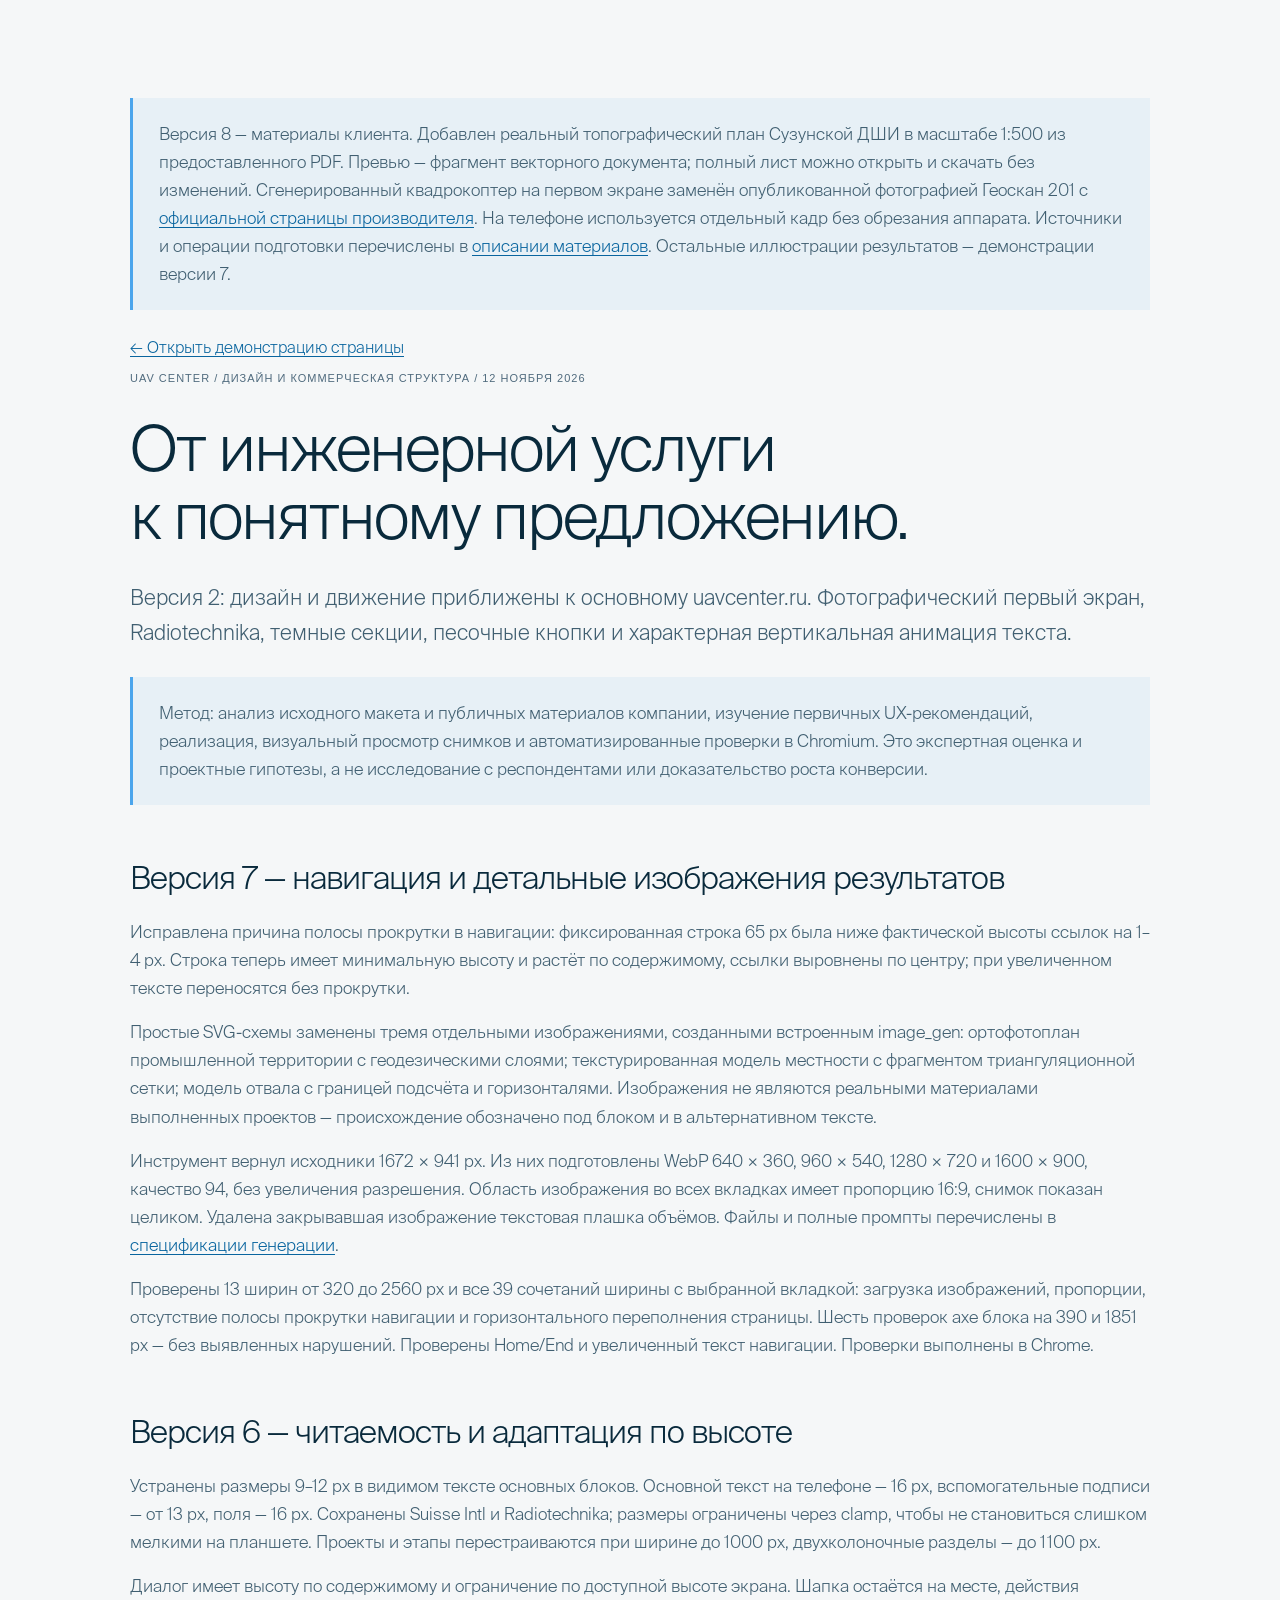
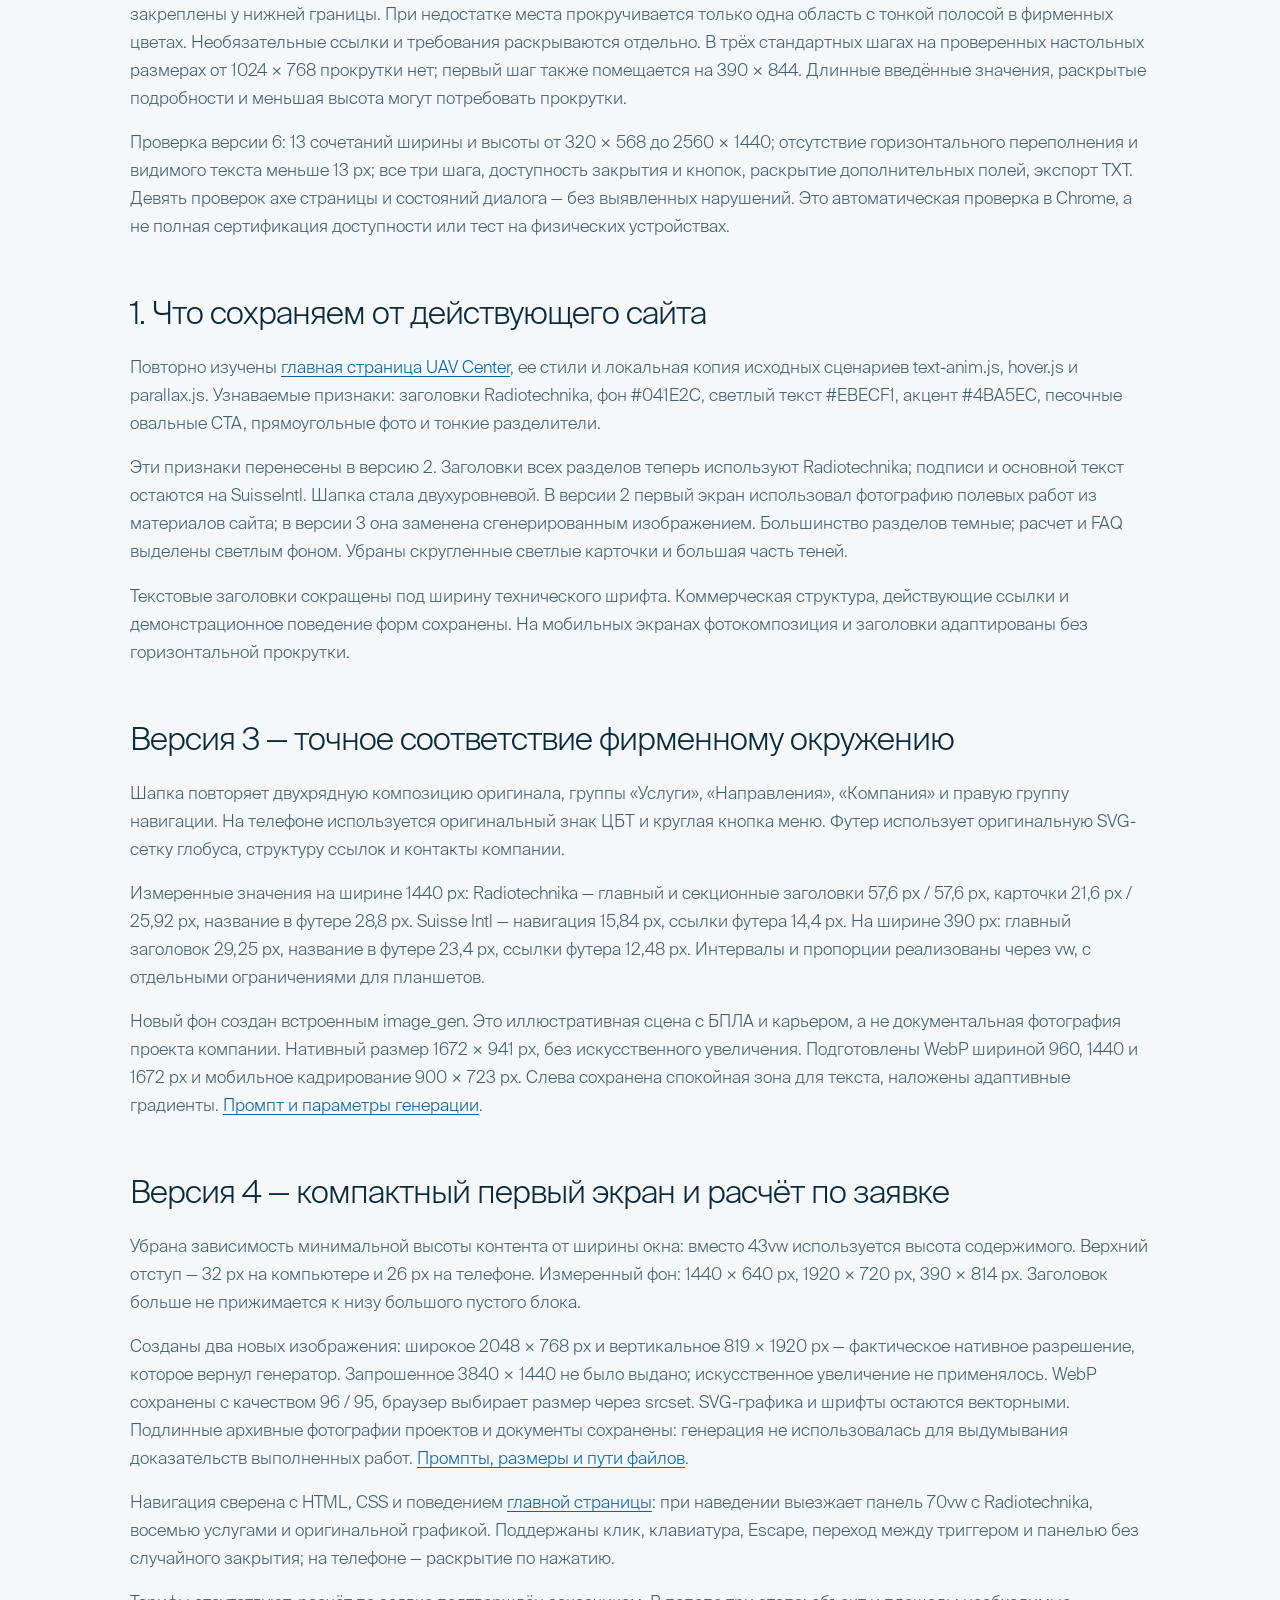
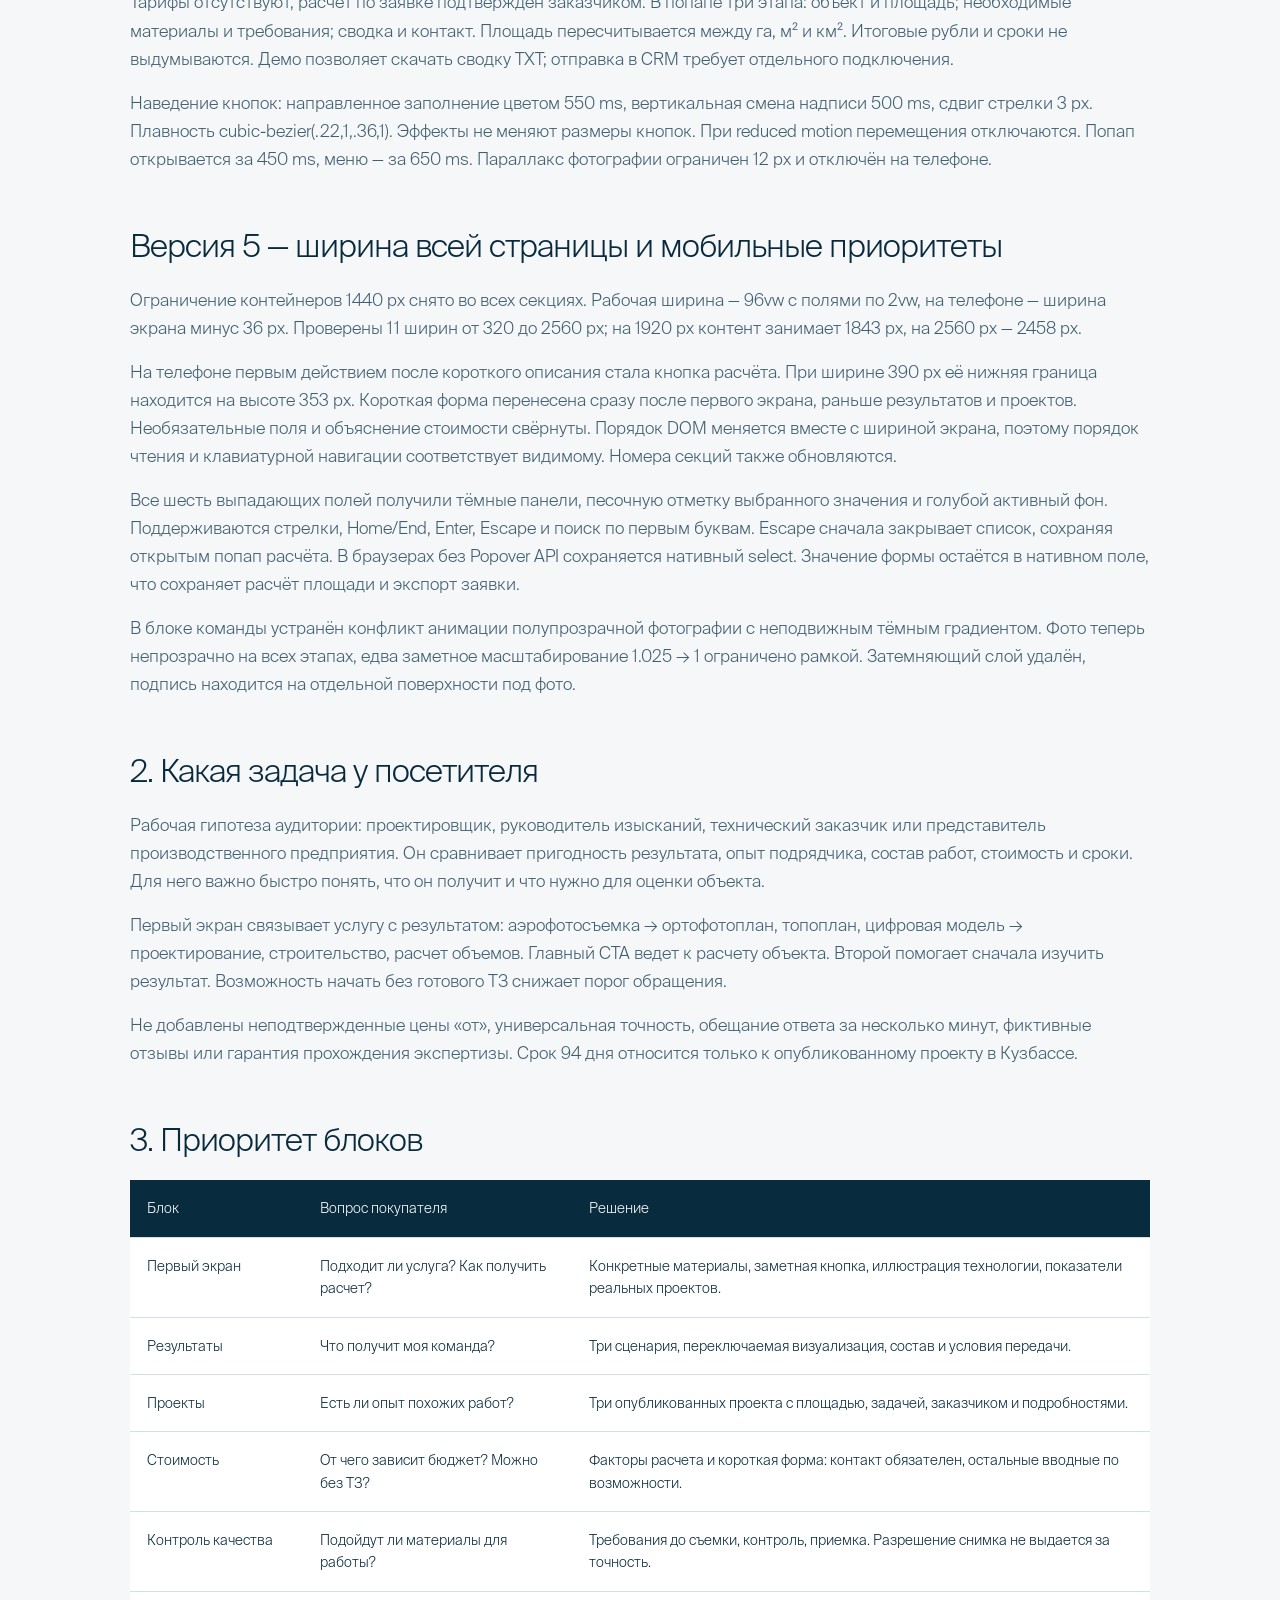
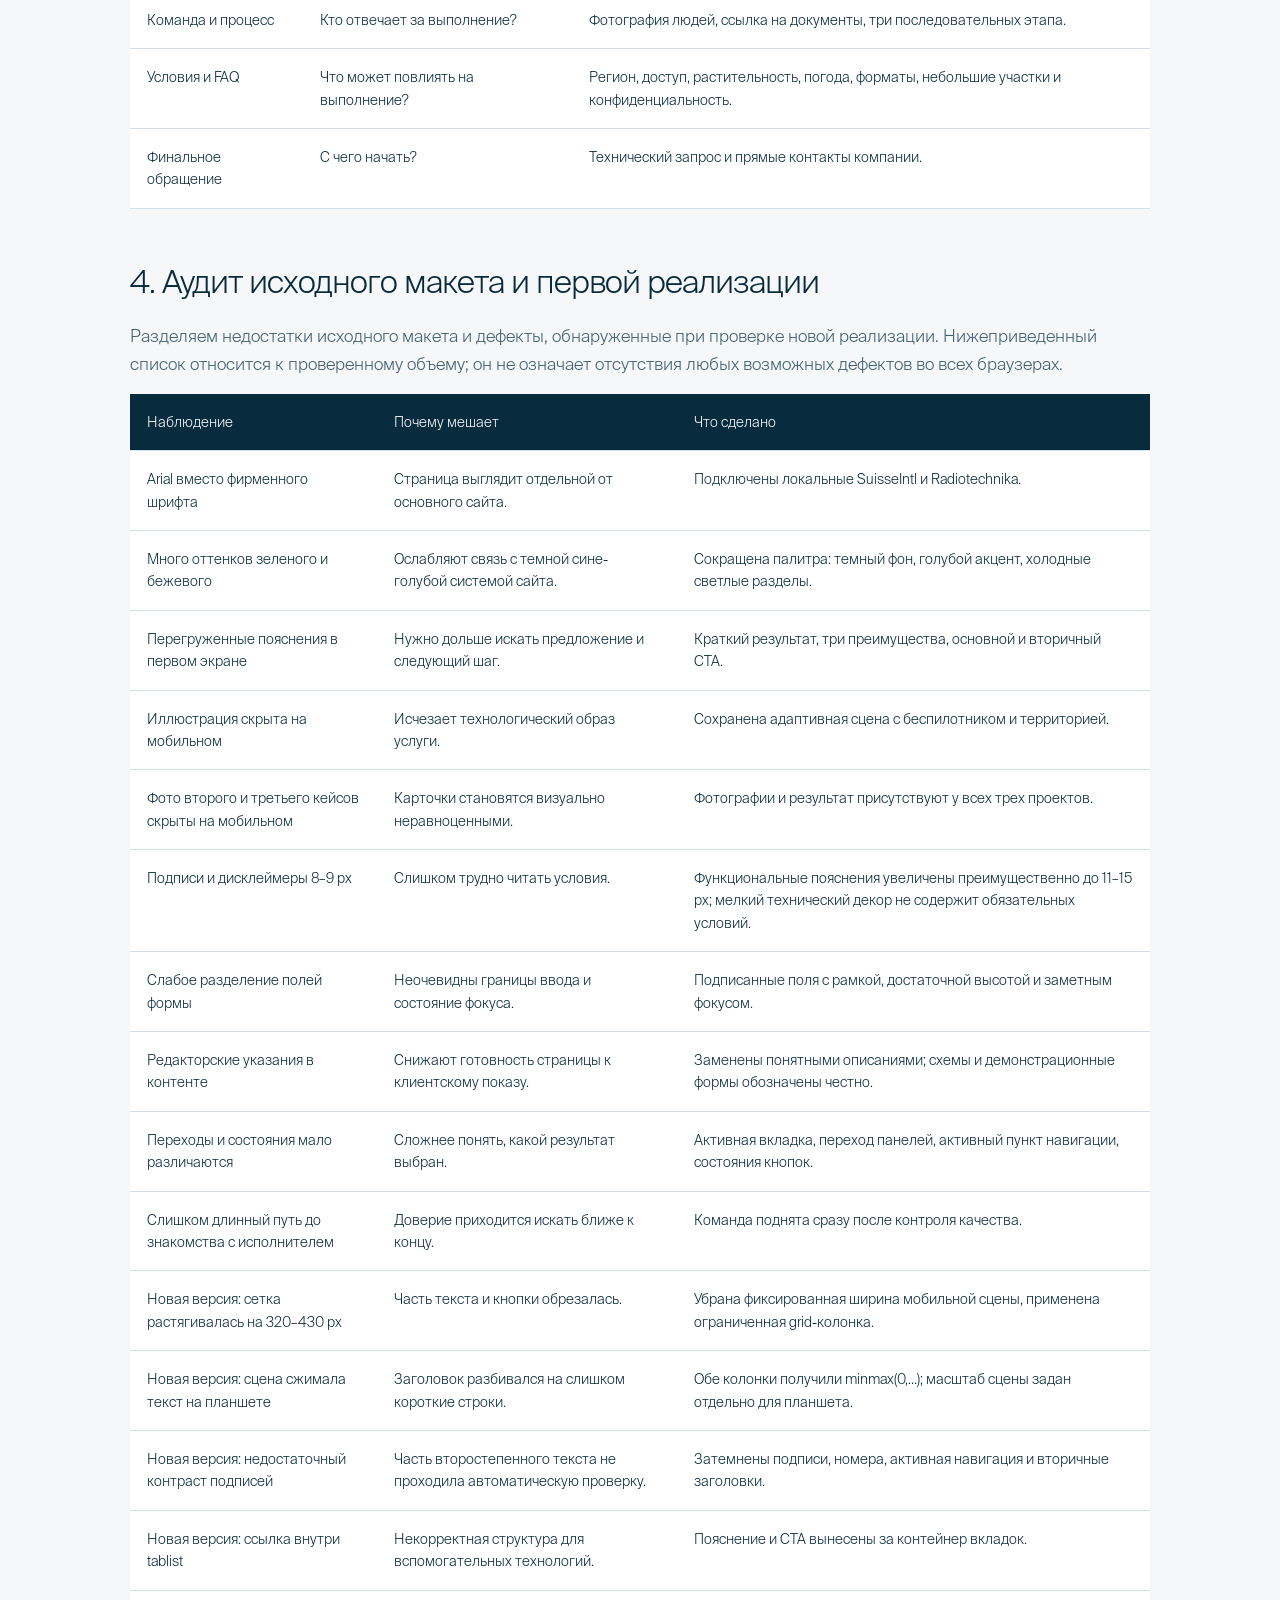
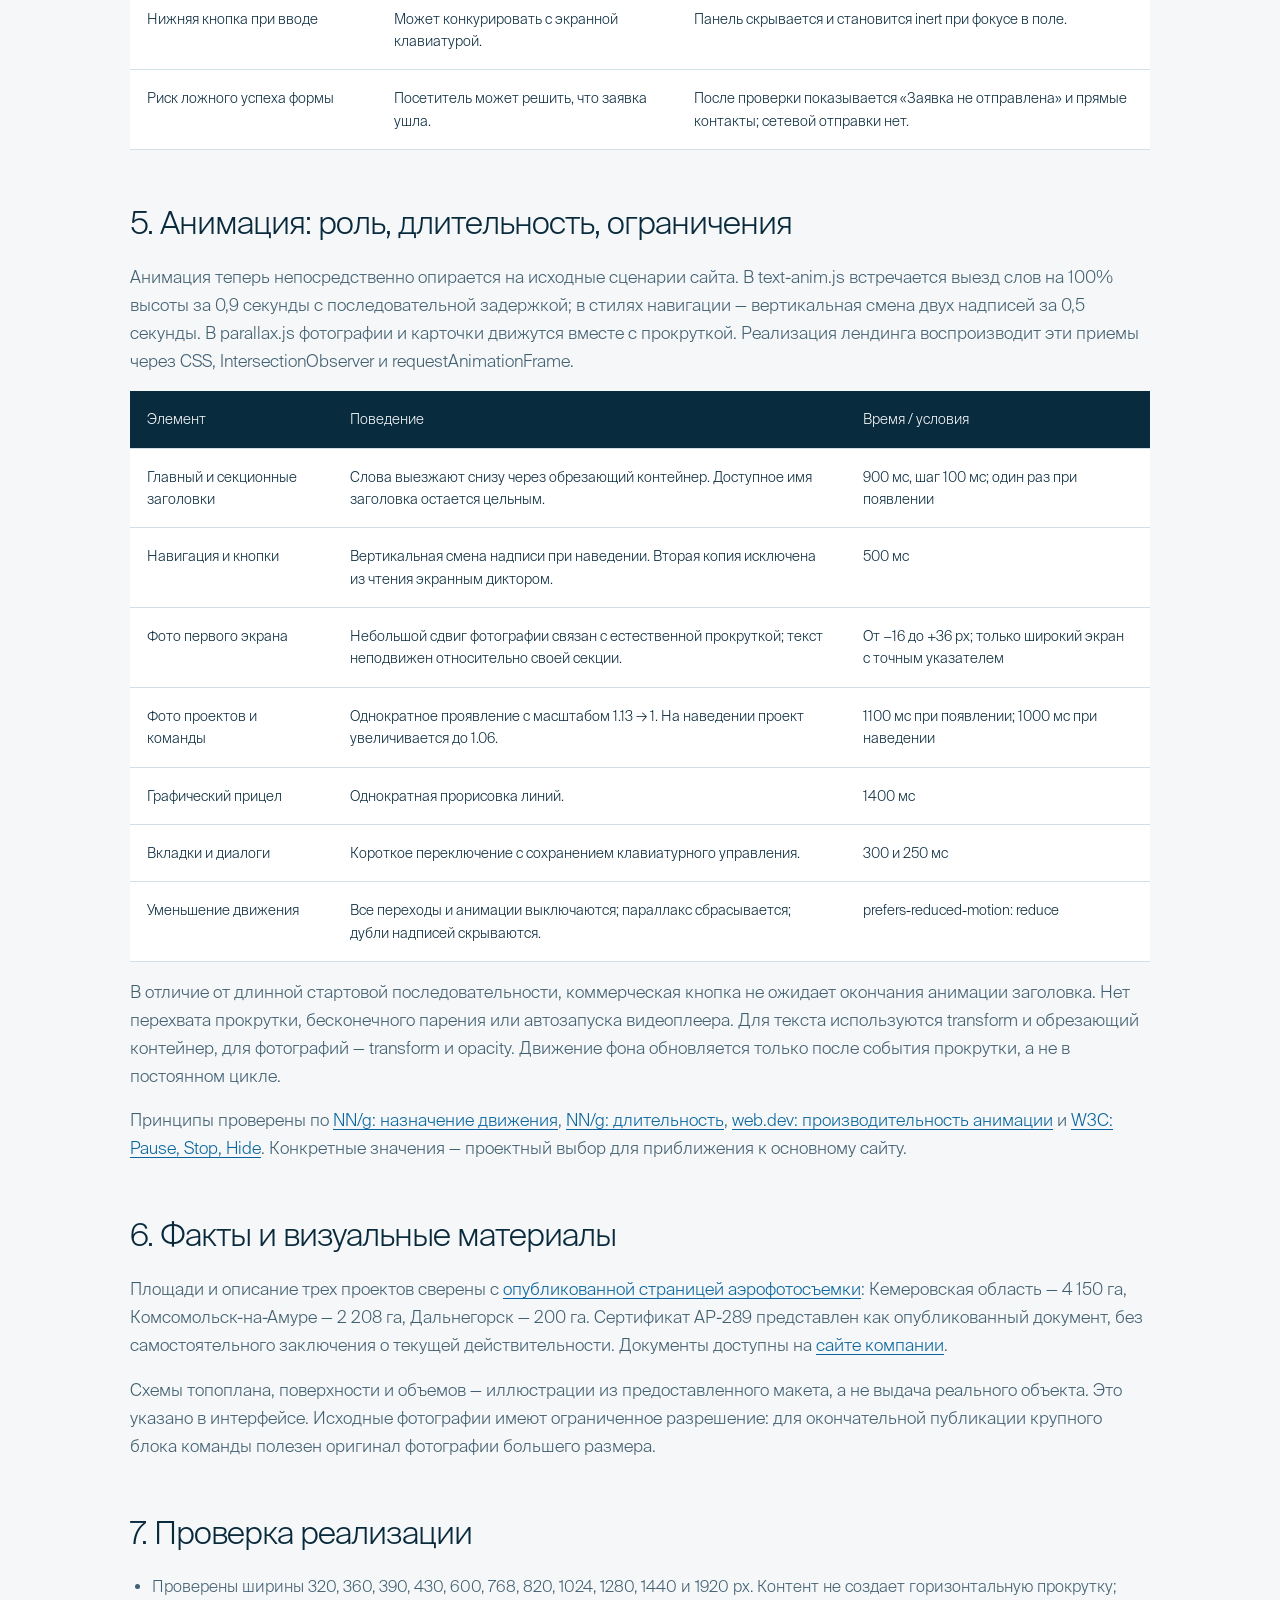
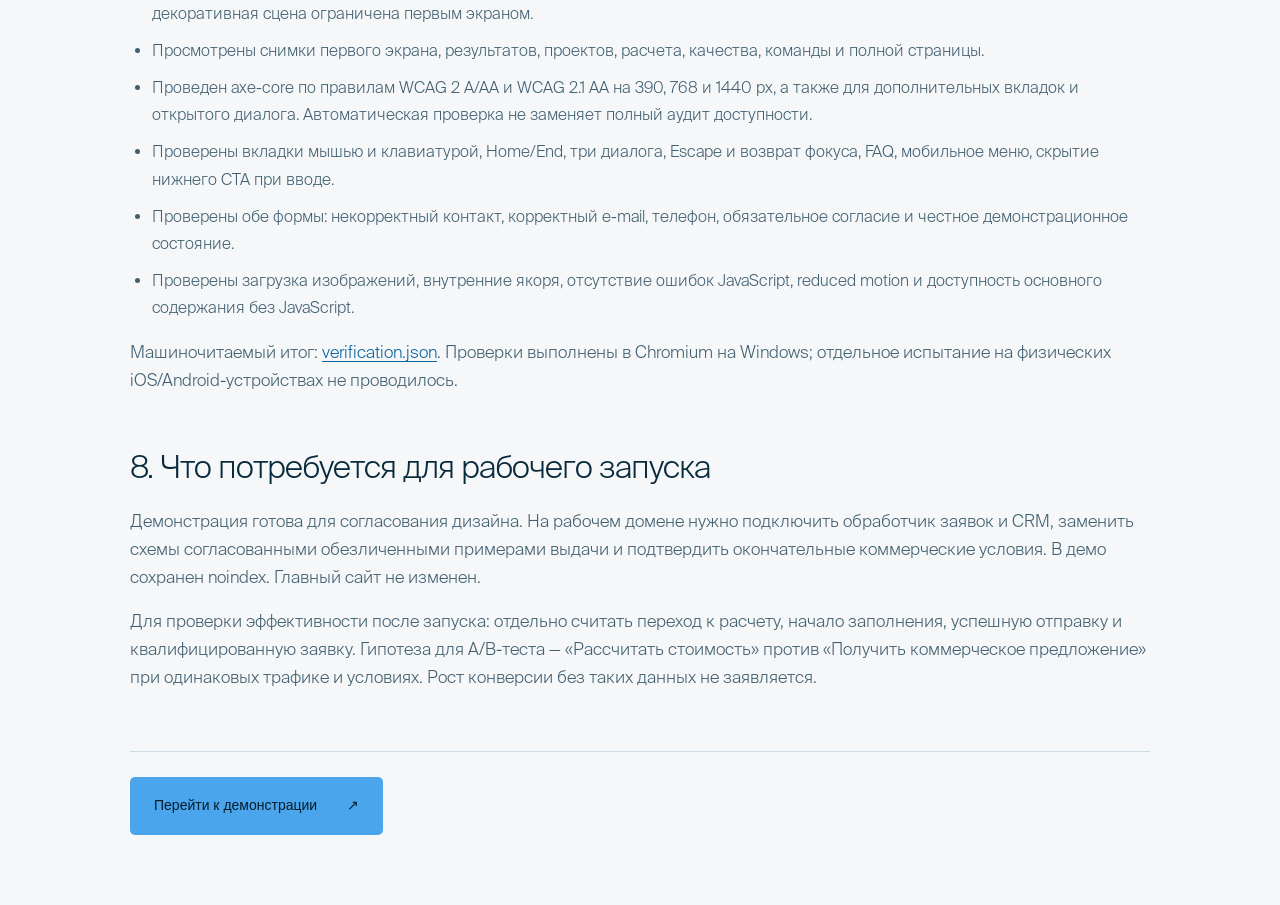
<file: research.html>
<!DOCTYPE html>

<html lang="ru"><head><meta charset="utf-8"/><meta content="width=device-width, initial-scale=1" name="viewport"/><meta content="noindex,nofollow" name="robots"/><title>UAV Center — исследование и решения по дизайну</title><link href="assets/favicon.svg" rel="icon"/><link href="styles.css" rel="stylesheet"/><style>
body{background:#f5f7f8}.report{max-width:1080px;margin:auto;padding:70px 30px}.report h1{font-size:clamp(36px,6vw,64px);line-height:1.06;letter-spacing:-2px;margin:30px 0}.report h2{font-size:32px;letter-spacing:-1px;margin:55px 0 23px}.report h3{font-size:23px;margin:28px 0 14px}.report p{font-size:17px;color:#405f71;margin:16px 0}.report a:not(.btn){color:#09659f;text-decoration:underline;text-underline-offset:3px}.report li{color:#405f71;line-height:1.7;margin:10px 0}.report ul,.report ol{padding-left:22px}.report .intro{font-size:21px}.report .meta{font:11px Arial,sans-serif;letter-spacing:1px;color:#506b7e}.report table{width:100%;border-collapse:collapse;font-size:14px;line-height:1.6;background:white}.report th{text-align:left;background:#082b3e;color:white;font-weight:400}.report td,.report th{padding:17px;border-bottom:1px solid #d1dfe8;vertical-align:top}.report td:first-child{min-width:130px}.table-wrap{overflow:auto}.report figure{margin:30px 0}.report figure img{width:100%;border:1px solid #c5d7e2;border-radius:5px}.report figcaption{font-size:13px;color:#526e80;margin-top:10px}.callout{background:#e7f0f6;padding:22px 26px;border-left:3px solid #4ba5ec;margin:28px 0}.report .callout p{margin:0}.swatches{display:flex;gap:12px;flex-wrap:wrap}.swatch{flex:1;min-width:150px;padding:28px 20px;border:1px solid #c3d4e0;border-radius:5px;font:13px Arial,sans-serif}.report footer{margin-top:60px;border-top:1px solid #ccdbe4;padding-top:25px;font-size:13px}.report .table-wrap:focus-visible{outline:3px solid #1683cf}@media(max-width:600px){.report{padding:40px 20px}.report h2{font-size:29px}.report p{font-size:16px}.report td,.report th{padding:13px}.report .intro{font-size:18px}}
</style></head><body><main class="report">
<div class="callout"><p><strong>Версия 8 — материалы клиента.</strong> Добавлен реальный топографический план Сузунской ДШИ в масштабе 1:500 из предоставленного PDF. Превью — фрагмент векторного документа; полный лист можно открыть и скачать без изменений. Сгенерированный квадрокоптер на первом экране заменён опубликованной фотографией Геоскан 201 с <a href="https://www.geoscan.ru/ru/products/geoscan201">официальной страницы производителя</a>. На телефоне используется отдельный кадр без обрезания аппарата. Источники и операции подготовки перечислены в <a href="image-sources-v8.json">описании материалов</a>. Остальные иллюстрации результатов — демонстрации версии 7.</p></div><a href="./">← Открыть демонстрацию страницы</a><p class="meta">UAV CENTER / ДИЗАЙН И КОММЕРЧЕСКАЯ СТРУКТУРА / 12 НОЯБРЯ 2026</p>
<h1>От инженерной услуги<br/>к понятному предложению.</h1>
<p class="intro">Версия 2: дизайн и движение приближены к основному uavcenter.ru. Фотографический первый экран, Radiotechnika, темные секции, песочные кнопки и характерная вертикальная анимация текста.</p>
<div class="callout"><p>Метод: анализ исходного макета и публичных материалов компании, изучение первичных UX-рекомендаций, реализация, визуальный просмотр снимков и автоматизированные проверки в Chromium. Это экспертная оценка и проектные гипотезы, а не исследование с респондентами или доказательство роста конверсии.</p></div>
<h2>Версия 7 — навигация и детальные изображения результатов</h2><p>Исправлена причина полосы прокрутки в навигации: фиксированная строка 65 px была ниже фактической высоты ссылок на 1–4 px. Строка теперь имеет минимальную высоту и растёт по содержимому, ссылки выровнены по центру; при увеличенном тексте переносятся без прокрутки.</p><p>Простые SVG-схемы заменены тремя отдельными изображениями, созданными встроенным image_gen: ортофотоплан промышленной территории с геодезическими слоями; текстурированная модель местности с фрагментом триангуляционной сетки; модель отвала с границей подсчёта и горизонталями. Изображения не являются реальными материалами выполненных проектов — происхождение обозначено под блоком и в альтернативном тексте.</p><p>Инструмент вернул исходники 1672 × 941 px. Из них подготовлены WebP 640 × 360, 960 × 540, 1280 × 720 и 1600 × 900, качество 94, без увеличения разрешения. Область изображения во всех вкладках имеет пропорцию 16:9, снимок показан целиком. Удалена закрывавшая изображение текстовая плашка объёмов. Файлы и полные промпты перечислены в <a href="image-generation-v7.txt">спецификации генерации</a>.</p><p>Проверены 13 ширин от 320 до 2560 px и все 39 сочетаний ширины с выбранной вкладкой: загрузка изображений, пропорции, отсутствие полосы прокрутки навигации и горизонтального переполнения страницы. Шесть проверок axe блока на 390 и 1851 px — без выявленных нарушений. Проверены Home/End и увеличенный текст навигации. Проверки выполнены в Chrome.</p><h2>Версия 6 — читаемость и адаптация по высоте</h2><p>Устранены размеры 9–12 px в видимом тексте основных блоков. Основной текст на телефоне — 16 px, вспомогательные подписи — от 13 px, поля — 16 px. Сохранены Suisse Intl и Radiotechnika; размеры ограничены через clamp, чтобы не становиться слишком мелкими на планшете. Проекты и этапы перестраиваются при ширине до 1000 px, двухколоночные разделы — до 1100 px.</p><p>Диалог имеет высоту по содержимому и ограничение по доступной высоте экрана. Шапка остаётся на месте, действия закреплены у нижней границы. При недостатке места прокручивается только одна область с тонкой полосой в фирменных цветах. Необязательные ссылки и требования раскрываются отдельно. В трёх стандартных шагах на проверенных настольных размерах от 1024 × 768 прокрутки нет; первый шаг также помещается на 390 × 844. Длинные введённые значения, раскрытые подробности и меньшая высота могут потребовать прокрутки.</p><p>Проверка версии 6: 13 сочетаний ширины и высоты от 320 × 568 до 2560 × 1440; отсутствие горизонтального переполнения и видимого текста меньше 13 px; все три шага, доступность закрытия и кнопок, раскрытие дополнительных полей, экспорт TXT. Девять проверок axe страницы и состояний диалога — без выявленных нарушений. Это автоматическая проверка в Chrome, а не полная сертификация доступности или тест на физических устройствах.</p><h2>1. Что сохраняем от действующего сайта</h2><p>Повторно изучены <a href="https://uavcenter.ru/">главная страница UAV Center</a>, ее стили и локальная копия исходных сценариев text-anim.js, hover.js и parallax.js. Узнаваемые признаки: заголовки Radiotechnika, фон #041E2C, светлый текст #EBECF1, акцент #4BA5EC, песочные овальные CTA, прямоугольные фото и тонкие разделители.</p><p>Эти признаки перенесены в версию 2. Заголовки всех разделов теперь используют Radiotechnika; подписи и основной текст остаются на SuisseIntl. Шапка стала двухуровневой. В версии 2 первый экран использовал фотографию полевых работ из материалов сайта; в версии 3 она заменена сгенерированным изображением. Большинство разделов темные; расчет и FAQ выделены светлым фоном. Убраны скругленные светлые карточки и большая часть теней.</p><p>Текстовые заголовки сокращены под ширину технического шрифта. Коммерческая структура, действующие ссылки и демонстрационное поведение форм сохранены. На мобильных экранах фотокомпозиция и заголовки адаптированы без горизонтальной прокрутки.</p><h2>Версия 3 — точное соответствие фирменному окружению</h2><p>Шапка повторяет двухрядную композицию оригинала, группы «Услуги», «Направления», «Компания» и правую группу навигации. На телефоне используется оригинальный знак ЦБТ и круглая кнопка меню. Футер использует оригинальную SVG-сетку глобуса, структуру ссылок и контакты компании.</p><p>Измеренные значения на ширине 1440 px: Radiotechnika — главный и секционные заголовки 57,6 px / 57,6 px, карточки 21,6 px / 25,92 px, название в футере 28,8 px. Suisse Intl — навигация 15,84 px, ссылки футера 14,4 px. На ширине 390 px: главный заголовок 29,25 px, название в футере 23,4 px, ссылки футера 12,48 px. Интервалы и пропорции реализованы через vw, с отдельными ограничениями для планшетов.</p><p>Новый фон создан встроенным image_gen. Это иллюстративная сцена с БПЛА и карьером, а не документальная фотография проекта компании. Нативный размер 1672 × 941 px, без искусственного увеличения. Подготовлены WebP шириной 960, 1440 и 1672 px и мобильное кадрирование 900 × 723 px. Слева сохранена спокойная зона для текста, наложены адаптивные градиенты. <a href="image-generation.txt">Промпт и параметры генерации</a>.</p><h2>Версия 4 — компактный первый экран и расчёт по заявке</h2><p>Убрана зависимость минимальной высоты контента от ширины окна: вместо 43vw используется высота содержимого. Верхний отступ — 32 px на компьютере и 26 px на телефоне. Измеренный фон: 1440 × 640 px, 1920 × 720 px, 390 × 814 px. Заголовок больше не прижимается к низу большого пустого блока.</p><p>Созданы два новых изображения: широкое 2048 × 768 px и вертикальное 819 × 1920 px — фактическое нативное разрешение, которое вернул генератор. Запрошенное 3840 × 1440 не было выдано; искусственное увеличение не применялось. WebP сохранены с качеством 96 / 95, браузер выбирает размер через srcset. SVG-графика и шрифты остаются векторными. Подлинные архивные фотографии проектов и документы сохранены: генерация не использовалась для выдумывания доказательств выполненных работ. <a href="image-generation-v4.txt">Промпты, размеры и пути файлов</a>.</p><p>Навигация сверена с HTML, CSS и поведением <a href="https://uavcenter.ru/">главной страницы</a>: при наведении выезжает панель 70vw с Radiotechnika, восемью услугами и оригинальной графикой. Поддержаны клик, клавиатура, Escape, переход между триггером и панелью без случайного закрытия; на телефоне — раскрытие по нажатию.</p><p>Тарифы отсутствуют, расчёт по заявке подтверждён заказчиком. В попапе три этапа: объект и площадь; необходимые материалы и требования; сводка и контакт. Площадь пересчитывается между га, м² и км². Итоговые рубли и сроки не выдумываются. Демо позволяет скачать сводку TXT; отправка в CRM требует отдельного подключения.</p><p>Наведение кнопок: направленное заполнение цветом 550 ms, вертикальная смена надписи 500 ms, сдвиг стрелки 3 px. Плавность cubic-bezier(.22,1,.36,1). Эффекты не меняют размеры кнопок. При reduced motion перемещения отключаются. Попап открывается за 450 ms, меню — за 650 ms. Параллакс фотографии ограничен 12 px и отключён на телефоне.</p><h2>Версия 5 — ширина всей страницы и мобильные приоритеты</h2><p>Ограничение контейнеров 1440 px снято во всех секциях. Рабочая ширина — 96vw с полями по 2vw, на телефоне — ширина экрана минус 36 px. Проверены 11 ширин от 320 до 2560 px; на 1920 px контент занимает 1843 px, на 2560 px — 2458 px.</p><p>На телефоне первым действием после короткого описания стала кнопка расчёта. При ширине 390 px её нижняя граница находится на высоте 353 px. Короткая форма перенесена сразу после первого экрана, раньше результатов и проектов. Необязательные поля и объяснение стоимости свёрнуты. Порядок DOM меняется вместе с шириной экрана, поэтому порядок чтения и клавиатурной навигации соответствует видимому. Номера секций также обновляются.</p><p>Все шесть выпадающих полей получили тёмные панели, песочную отметку выбранного значения и голубой активный фон. Поддерживаются стрелки, Home/End, Enter, Escape и поиск по первым буквам. Escape сначала закрывает список, сохраняя открытым попап расчёта. В браузерах без Popover API сохраняется нативный select. Значение формы остаётся в нативном поле, что сохраняет расчёт площади и экспорт заявки.</p><p>В блоке команды устранён конфликт анимации полупрозрачной фотографии с неподвижным тёмным градиентом. Фото теперь непрозрачно на всех этапах, едва заметное масштабирование 1.025 → 1 ограничено рамкой. Затемняющий слой удалён, подпись находится на отдельной поверхности под фото.</p><h2>2. Какая задача у посетителя</h2>
<p>Рабочая гипотеза аудитории: проектировщик, руководитель изысканий, технический заказчик или представитель производственного предприятия. Он сравнивает пригодность результата, опыт подрядчика, состав работ, стоимость и сроки. Для него важно быстро понять, что он получит и что нужно для оценки объекта.</p>
<p>Первый экран связывает услугу с результатом: аэрофотосъемка → ортофотоплан, топоплан, цифровая модель → проектирование, строительство, расчет объемов. Главный CTA ведет к расчету объекта. Второй помогает сначала изучить результат. Возможность начать без готового ТЗ снижает порог обращения.</p>
<p>Не добавлены неподтвержденные цены «от», универсальная точность, обещание ответа за несколько минут, фиктивные отзывы или гарантия прохождения экспертизы. Срок 94 дня относится только к опубликованному проекту в Кузбассе.</p>
<h2>3. Приоритет блоков</h2>
<div aria-label="Порядок блоков" class="table-wrap" tabindex="0"><table><thead><tr><th>Блок</th><th>Вопрос покупателя</th><th>Решение</th></tr></thead><tbody>
<tr><td>Первый экран</td><td>Подходит ли услуга? Как получить расчет?</td><td>Конкретные материалы, заметная кнопка, иллюстрация технологии, показатели реальных проектов.</td></tr>
<tr><td>Результаты</td><td>Что получит моя команда?</td><td>Три сценария, переключаемая визуализация, состав и условия передачи.</td></tr>
<tr><td>Проекты</td><td>Есть ли опыт похожих работ?</td><td>Три опубликованных проекта с площадью, задачей, заказчиком и подробностями.</td></tr>
<tr><td>Стоимость</td><td>От чего зависит бюджет? Можно без ТЗ?</td><td>Факторы расчета и короткая форма: контакт обязателен, остальные вводные по возможности.</td></tr>
<tr><td>Контроль качества</td><td>Подойдут ли материалы для работы?</td><td>Требования до съемки, контроль, приемка. Разрешение снимка не выдается за точность.</td></tr>
<tr><td>Команда и процесс</td><td>Кто отвечает за выполнение?</td><td>Фотография людей, ссылка на документы, три последовательных этапа.</td></tr>
<tr><td>Условия и FAQ</td><td>Что может повлиять на выполнение?</td><td>Регион, доступ, растительность, погода, форматы, небольшие участки и конфиденциальность.</td></tr>
<tr><td>Финальное обращение</td><td>С чего начать?</td><td>Технический запрос и прямые контакты компании.</td></tr>
</tbody></table></div>
<h2>4. Аудит исходного макета и первой реализации</h2>
<p>Разделяем недостатки исходного макета и дефекты, обнаруженные при проверке новой реализации. Нижеприведенный список относится к проверенному объему; он не означает отсутствия любых возможных дефектов во всех браузерах.</p>
<div aria-label="Результаты визуального аудита" class="table-wrap" tabindex="0"><table><thead><tr><th>Наблюдение</th><th>Почему мешает</th><th>Что сделано</th></tr></thead><tbody>
<tr><td>Arial вместо фирменного шрифта</td><td>Страница выглядит отдельной от основного сайта.</td><td>Подключены локальные SuisseIntl и Radiotechnika.</td></tr>
<tr><td>Много оттенков зеленого и бежевого</td><td>Ослабляют связь с темной сине-голубой системой сайта.</td><td>Сокращена палитра: темный фон, голубой акцент, холодные светлые разделы.</td></tr>
<tr><td>Перегруженные пояснения в первом экране</td><td>Нужно дольше искать предложение и следующий шаг.</td><td>Краткий результат, три преимущества, основной и вторичный CTA.</td></tr>
<tr><td>Иллюстрация скрыта на мобильном</td><td>Исчезает технологический образ услуги.</td><td>Сохранена адаптивная сцена с беспилотником и территорией.</td></tr>
<tr><td>Фото второго и третьего кейсов скрыты на мобильном</td><td>Карточки становятся визуально неравноценными.</td><td>Фотографии и результат присутствуют у всех трех проектов.</td></tr>
<tr><td>Подписи и дисклеймеры 8–9 px</td><td>Слишком трудно читать условия.</td><td>Функциональные пояснения увеличены преимущественно до 11–15 px; мелкий технический декор не содержит обязательных условий.</td></tr>
<tr><td>Слабое разделение полей формы</td><td>Неочевидны границы ввода и состояние фокуса.</td><td>Подписанные поля с рамкой, достаточной высотой и заметным фокусом.</td></tr>
<tr><td>Редакторские указания в контенте</td><td>Снижают готовность страницы к клиентскому показу.</td><td>Заменены понятными описаниями; схемы и демонстрационные формы обозначены честно.</td></tr>
<tr><td>Переходы и состояния мало различаются</td><td>Сложнее понять, какой результат выбран.</td><td>Активная вкладка, переход панелей, активный пункт навигации, состояния кнопок.</td></tr>
<tr><td>Слишком длинный путь до знакомства с исполнителем</td><td>Доверие приходится искать ближе к концу.</td><td>Команда поднята сразу после контроля качества.</td></tr>
<tr><td>Новая версия: сетка растягивалась на 320–430 px</td><td>Часть текста и кнопки обрезалась.</td><td>Убрана фиксированная ширина мобильной сцены, применена ограниченная grid-колонка.</td></tr>
<tr><td>Новая версия: сцена сжимала текст на планшете</td><td>Заголовок разбивался на слишком короткие строки.</td><td>Обе колонки получили minmax(0,…); масштаб сцены задан отдельно для планшета.</td></tr>
<tr><td>Новая версия: недостаточный контраст подписей</td><td>Часть второстепенного текста не проходила автоматическую проверку.</td><td>Затемнены подписи, номера, активная навигация и вторичные заголовки.</td></tr>
<tr><td>Новая версия: ссылка внутри tablist</td><td>Некорректная структура для вспомогательных технологий.</td><td>Пояснение и CTA вынесены за контейнер вкладок.</td></tr>
<tr><td>Нижняя кнопка при вводе</td><td>Может конкурировать с экранной клавиатурой.</td><td>Панель скрывается и становится inert при фокусе в поле.</td></tr>
<tr><td>Риск ложного успеха формы</td><td>Посетитель может решить, что заявка ушла.</td><td>После проверки показывается «Заявка не отправлена» и прямые контакты; сетевой отправки нет.</td></tr>
</tbody></table></div>
<h2>5. Анимация: роль, длительность, ограничения</h2><p>Анимация теперь непосредственно опирается на исходные сценарии сайта. В text-anim.js встречается выезд слов на 100% высоты за 0,9 секунды с последовательной задержкой; в стилях навигации — вертикальная смена двух надписей за 0,5 секунды. В parallax.js фотографии и карточки движутся вместе с прокруткой. Реализация лендинга воспроизводит эти приемы через CSS, IntersectionObserver и requestAnimationFrame.</p><div aria-label="Спецификация анимации версии 2" class="table-wrap" tabindex="0"><table><thead><tr><th>Элемент</th><th>Поведение</th><th>Время / условия</th></tr></thead><tbody><tr><td>Главный и секционные заголовки</td><td>Слова выезжают снизу через обрезающий контейнер. Доступное имя заголовка остается цельным.</td><td>900 мс, шаг 100 мс; один раз при появлении</td></tr><tr><td>Навигация и кнопки</td><td>Вертикальная смена надписи при наведении. Вторая копия исключена из чтения экранным диктором.</td><td>500 мс</td></tr><tr><td>Фото первого экрана</td><td>Небольшой сдвиг фотографии связан с естественной прокруткой; текст неподвижен относительно своей секции.</td><td>От −16 до +36 px; только широкий экран с точным указателем</td></tr><tr><td>Фото проектов и команды</td><td>Однократное проявление с масштабом 1.13 → 1. На наведении проект увеличивается до 1.06.</td><td>1100 мс при появлении; 1000 мс при наведении</td></tr><tr><td>Графический прицел</td><td>Однократная прорисовка линий.</td><td>1400 мс</td></tr><tr><td>Вкладки и диалоги</td><td>Короткое переключение с сохранением клавиатурного управления.</td><td>300 и 250 мс</td></tr><tr><td>Уменьшение движения</td><td>Все переходы и анимации выключаются; параллакс сбрасывается; дубли надписей скрываются.</td><td>prefers-reduced-motion: reduce</td></tr></tbody></table></div><p>В отличие от длинной стартовой последовательности, коммерческая кнопка не ожидает окончания анимации заголовка. Нет перехвата прокрутки, бесконечного парения или автозапуска видеоплеера. Для текста используются transform и обрезающий контейнер, для фотографий — transform и opacity. Движение фона обновляется только после события прокрутки, а не в постоянном цикле.</p><p>Принципы проверены по <a href="https://www.nngroup.com/articles/animation-purpose-ux/">NN/g: назначение движения</a>, <a href="https://www.nngroup.com/articles/animation-duration/">NN/g: длительность</a>, <a href="https://web.dev/articles/animations-guide">web.dev: производительность анимации</a> и <a href="https://www.w3.org/WAI/WCAG22/Understanding/pause-stop-hide">W3C: Pause, Stop, Hide</a>. Конкретные значения — проектный выбор для приближения к основному сайту.</p><h2>6. Факты и визуальные материалы</h2>
<p>Площади и описание трех проектов сверены с <a href="https://uavcenter.ru/aerofotosemka/">опубликованной страницей аэрофотосъемки</a>: Кемеровская область — 4 150 га, Комсомольск-на-Амуре — 2 208 га, Дальнегорск — 200 га. Сертификат АР-289 представлен как опубликованный документ, без самостоятельного заключения о текущей действительности. Документы доступны на <a href="https://uavcenter.ru/documents/">сайте компании</a>.</p>
<p>Схемы топоплана, поверхности и объемов — иллюстрации из предоставленного макета, а не выдача реального объекта. Это указано в интерфейсе. Исходные фотографии имеют ограниченное разрешение: для окончательной публикации крупного блока команды полезен оригинал фотографии большего размера.</p>
<h2>7. Проверка реализации</h2>
<ul>
<li>Проверены ширины 320, 360, 390, 430, 600, 768, 820, 1024, 1280, 1440 и 1920 px. Контент не создает горизонтальную прокрутку; декоративная сцена ограничена первым экраном.</li>
<li>Просмотрены снимки первого экрана, результатов, проектов, расчета, качества, команды и полной страницы.</li>
<li>Проведен axe-core по правилам WCAG 2 A/AA и WCAG 2.1 AA на 390, 768 и 1440 px, а также для дополнительных вкладок и открытого диалога. Автоматическая проверка не заменяет полный аудит доступности.</li>
<li>Проверены вкладки мышью и клавиатурой, Home/End, три диалога, Escape и возврат фокуса, FAQ, мобильное меню, скрытие нижнего CTA при вводе.</li>
<li>Проверены обе формы: некорректный контакт, корректный e-mail, телефон, обязательное согласие и честное демонстрационное состояние.</li>
<li>Проверены загрузка изображений, внутренние якоря, отсутствие ошибок JavaScript, reduced motion и доступность основного содержания без JavaScript.</li>
</ul>
<p>Машиночитаемый итог: <a href="verification.json">verification.json</a>. Проверки выполнены в Chromium на Windows; отдельное испытание на физических iOS/Android-устройствах не проводилось.</p>
<h2>8. Что потребуется для рабочего запуска</h2>
<p>Демонстрация готова для согласования дизайна. На рабочем домене нужно подключить обработчик заявок и CRM, заменить схемы согласованными обезличенными примерами выдачи и подтвердить окончательные коммерческие условия. В демо сохранен noindex. Главный сайт не изменен.</p>
<p>Для проверки эффективности после запуска: отдельно считать переход к расчету, начало заполнения, успешную отправку и квалифицированную заявку. Гипотеза для A/B-теста — «Рассчитать стоимость» против «Получить коммерческое предложение» при одинаковых трафике и условиях. Рост конверсии без таких данных не заявляется.</p>
<footer><a class="btn btn-primary" href="./">Перейти к демонстрации <span>↗</span></a></footer>
</main></body></html>
</file>
<file: styles.css>
@font-face{font-family:Suisse;src:url('assets/SuisseIntl.woff2') format('woff2');font-weight:300 600;font-display:swap}
@font-face{font-family:Radio;src:url('assets/Radiotechnika.woff2') format('woff2');font-weight:400;font-display:swap}
:root{--ink:#092a3c;--navy:#041e2c;--navy2:#0c2b3d;--muted:#526975;--paper:#f5f7f8;--white:#fff;--line:#d7e1e7;--blue:#4ba5ec;--sand:#f3e4bc;--ease:cubic-bezier(.22,1,.36,1)}
*{box-sizing:border-box}html{scroll-behavior:smooth;scroll-padding-top:88px}body{margin:0;background:var(--paper);color:var(--ink);font-family:Suisse,Arial,sans-serif;font-size:16px;-webkit-font-smoothing:antialiased}body.menu-open{overflow:hidden}a{color:inherit;text-decoration:none}button,input,textarea,select{font:inherit}button{cursor:pointer;color:inherit}button,a,input,textarea,select{-webkit-tap-highlight-color:transparent}button:disabled{cursor:default}img{max-width:100%;display:block}h1,h2,h3,p{margin:0}h1,h2,h3,strong{font-weight:400}p{line-height:1.65}h2{font-size:clamp(35px,3.65vw,54px);letter-spacing:-1.9px;line-height:1.09}h3{font-size:25px;line-height:1.22;letter-spacing:-.6px}a:focus-visible,button:focus-visible,input:focus-visible,textarea:focus-visible,select:focus-visible,summary:focus-visible,[tabindex]:focus-visible{outline:3px solid #1683cf;outline-offset:5px}.container{width:min(1320px,calc(100% - 104px));margin-inline:auto}.section,.deliverables{padding:100px 0}.section-head{display:grid;grid-template-columns:1.4fr 1fr;gap:80px;align-items:end;margin-bottom:48px}.section-head>p{max-width:390px;color:var(--muted);font-size:17px;justify-self:end}.eyebrow{display:flex;align-items:center;gap:12px;font-family:Arial,sans-serif;font-size:11px;line-height:1.6;letter-spacing:1.45px;text-transform:uppercase;margin-bottom:24px;color:#486574}.eyebrow:before{content:'';height:1px;width:24px;background:var(--blue)}.soft{color:#638091}.text-link{display:inline-flex;align-items:center;gap:24px;border-bottom:1px solid #a7bac5;padding:8px 0;font-size:14px;line-height:1.4;transition:color .2s,border-color .2s}.text-link:hover{color:#1676ba;border-color:currentColor}.text-link span{font-size:20px}.btn{display:inline-flex;align-items:center;justify-content:space-between;gap:30px;min-height:58px;border:1px solid transparent;padding:0 23px;border-radius:5px;font-family:Arial,sans-serif;font-size:14px;line-height:1.35;font-weight:500;transition:background .2s,transform .2s,box-shadow .2s}.btn .arrow{font-size:24px;font-weight:400;transition:transform .25s var(--ease)}.btn:hover .arrow{transform:translate(3px,-3px)}.btn-primary,.btn-sand{background:var(--blue);color:var(--navy)}.btn-primary:hover,.btn-sand:hover{background:#78c2fa;box-shadow:0 6px 28px #4ba5ec25}.btn-ink{background:var(--navy);color:white}.btn-ink:hover{background:#174660}.grid3{display:grid;grid-template-columns:repeat(3,minmax(0,1fr));gap:28px}.skip{position:fixed;top:10px;left:12px;transform:translateY(-160%);z-index:100;padding:14px 20px;background:white}.skip:focus{transform:none}.icon{fill:none;stroke:currentColor;stroke-width:1.4;width:28px;height:28px}.tag{font:10px/1.5 Arial,sans-serif;letter-spacing:1px}.sr{position:absolute;width:1px;height:1px;overflow:hidden;clip:rect(0,0,0,0)}
/* Brand and first screen */
.header{background:var(--navy);color:#eef4f8;height:92px;border-bottom:1px solid #ffffff20}.header-inner{height:100%;display:flex;align-items:center;justify-content:space-between;gap:30px}.brand img{width:239px;height:auto}.main-nav{display:flex;align-items:center;gap:28px;font-size:14px}.main-nav a{color:#b7c9d4;transition:color .2s}.main-nav a:hover{color:white}.header-contact{display:flex;gap:28px;align-items:center}.phone{white-space:nowrap;font-size:16px}.header-contact .btn{min-height:43px;background:transparent;border-color:#526875;color:white;font-size:12px;padding:0 16px;gap:16px}.header-contact .btn:hover{border-color:var(--blue);background:#15394e}.mobile-menu{display:none;background:transparent;border:1px solid #667f8d;border-radius:4px;padding:11px 13px;color:white;min-height:44px}.hero{position:relative;overflow:hidden;background:var(--navy);color:#edf4f8}.hero:before{content:'';position:absolute;inset:0;background:radial-gradient(ellipse at 82% 42%,#154c6b70,transparent 55%);pointer-events:none}.hero-main{position:relative;display:grid;grid-template-columns:minmax(0,1.1fr) minmax(0,1fr);align-items:center;gap:0;padding:58px 0 53px;min-height:555px}.hero-copy{position:relative;z-index:2}.hero .eyebrow{color:#a7c6da;font-size:10px;letter-spacing:1.35px;margin-bottom:24px}.hero .eyebrow:before{display:none}.status-dot{display:inline-block;width:6px;height:6px;flex:0 0 6px;background:var(--blue);border-radius:50%;box-shadow:0 0 0 4px #4ba5ec13}.hero h1{font-size:clamp(48px,4.6vw,68px);letter-spacing:-2.7px;line-height:1.035;margin-bottom:22px}.hero h1 span{color:#89bcdf}.hero-desc{max-width:520px;color:#bdced9;font-size:17px;line-height:1.6}.hero-benefits{display:flex;flex-wrap:wrap;gap:17px;margin-top:20px;color:#b4c9d5;font-size:12px}.hero-benefits span:before{content:'✓';color:#66b9f3;margin-right:7px}.hero-actions{display:flex;align-items:center;gap:25px;margin-top:30px}.hero-actions .text-link{color:#d1e0e9;border-color:#496579;font-size:13px}.hero-actions .text-link:hover{color:var(--blue)}.hero-note{font-size:12px;color:#9bb1c1;margin-top:18px}.hero-note>span{color:#d1dee7}.hero-art{position:relative;width:100%;height:455px;isolation:isolate}.scene-grid{position:absolute;inset:-40px -60px;background-image:linear-gradient(#77b1db0b 1px,transparent 1px),linear-gradient(90deg,#77b1db0b 1px,transparent 1px);background-size:44px 44px;mask-image:radial-gradient(ellipse,#000 20%,transparent 73%)}.scene-orbit{position:absolute;border:1px solid #82bde117;border-radius:50%;width:480px;height:480px;top:-10px;left:25px}.orbit-two{width:390px;height:390px;top:35px;left:70px;border-style:dashed}.scene-label{position:absolute;display:flex;align-items:center;gap:12px;top:5px;left:45px;color:#9cbed5;font:10px/1.5 Arial,sans-serif;letter-spacing:1.4px}.terrain-stack{position:absolute;width:470px;height:252px;left:43px;top:186px;transform:rotateX(55deg) rotateZ(-24deg);transform-style:preserve-3d;box-shadow:-7px 12px 0 #123b50,-9px 15px 0 #37728d,0 40px 60px #0005}.hero-land{width:100%;height:100%;object-fit:cover;filter:saturate(.6) brightness(.85)}.terrain-lines{position:absolute;inset:0;width:100%;height:100%;mix-blend-mode:screen}.scan-beam{position:absolute;inset:0;width:100%;height:100%;z-index:1;pointer-events:none}.hero-drone{position:absolute;width:460px;height:auto;max-width:90%;left:43px;top:79px;z-index:2;filter:drop-shadow(0 30px 25px #0007)}.data-tag{position:absolute;display:flex;align-items:center;gap:13px;left:29px;bottom:56px;padding:17px 20px;background:#0b2b3ded;border:1px solid #679abc59;border-radius:4px;box-shadow:0 10px 40px #0003;z-index:3;backdrop-filter:blur(8px)}.data-tag strong{font-size:14px;display:block;margin-bottom:5px}.data-tag div>span{font-size:11px;color:#99bbd2}.data-icon{font-size:30px;color:var(--blue)}.scene-scale{position:absolute;bottom:9px;left:45px;right:10px;display:flex;align-items:center;gap:14px;font:9px Arial,sans-serif;letter-spacing:1.2px;color:#a0bdcf}.scene-scale i{height:1px;background:#46718b;flex:1}.scene-caption{position:absolute;bottom:-15px;right:10px;font-size:10px;color:#829fb3}.hero-stats{position:relative;display:grid;grid-template-columns:repeat(3,1fr);border-top:1px solid #315063;padding:26px 0 28px}.hero-stat{padding:0 30px;border-left:1px solid #315063}.hero-stat:first-child{padding-left:0;border-left:0}.hero-stat strong{display:flex;align-items:baseline;gap:7px;font-size:32px;letter-spacing:-1px;margin-bottom:7px}.hero-stat strong>span{font-size:17px;color:#b0c9d8}.hero-stat strong small{font-size:19px;color:var(--blue);margin-left:16px;transition:transform .2s}.hero-stat:hover small{transform:translate(3px,-3px)}.hero-stat>span{font-size:13px;color:#a9c0cf}.hero-stat .stat-document{font-size:30px}.page-nav{position:sticky;top:0;z-index:20;background:#f5f7f8f5;border-bottom:1px solid var(--line);backdrop-filter:blur(12px)}.page-nav .container{height:65px;display:flex;align-items:center;justify-content:space-between;gap:28px}.page-nav a{position:relative;white-space:nowrap;font-size:13px;padding:23px 0;transition:color .2s}.page-nav a>span{font:10px Arial,sans-serif;color:#536e80;margin-right:9px}.page-nav a:hover,.page-nav a.active{color:#0b639c}.page-nav a.active:after{content:'';position:absolute;height:2px;bottom:0;left:0;right:0;background:#278ad0}.page-nav .jump{color:#1675b0}
/* A tangible result, before the sales form */
.deliverables{background:#f0f4f6}.result-grid{display:grid;grid-template-columns:.85fr 1.4fr;gap:60px;align-items:start}.result-tabs{display:flex;flex-direction:column}.result-tab{display:grid;grid-template-columns:24px 1fr 20px;gap:14px;align-items:start;text-align:left;background:none;border:0;border-bottom:1px solid #c8d7df;padding:24px 0;color:#526b7c}.result-tab .tab-number{font:11px Arial,sans-serif;padding-top:7px}.result-tab h3{font-size:23px;line-height:1.25}.result-tab p{font-size:14px;margin-top:12px;color:#526d7d}.result-tab .tab-arrow{font-size:22px}.result-tab[aria-selected=true]{color:var(--ink);border-bottom:2px solid #298bd0}.result-tab[aria-selected=true] .tab-number,.result-tab[aria-selected=true] .tab-arrow{color:#116da9}.result-tab:not([aria-selected=true]) p{display:none}.results-note{font-size:13px;color:var(--muted);margin-top:26px}.result-options>.text-link{align-self:flex-start;margin-top:18px}.result-window{border:1px solid #cbdbe4;border-radius:7px;overflow:hidden;background:white;box-shadow:0 16px 42px #1d45600a}.result-window-top{padding:20px 23px;display:flex;justify-content:space-between;align-items:center;gap:16px;font-size:14px}.window-title{display:flex;align-items:center;gap:10px}.window-title i{width:6px;height:6px;background:#439fda;border-radius:50%}.window-type{font:9px Arial,sans-serif;letter-spacing:1px;color:#536d7e}.result-image{height:345px;position:relative;overflow:hidden;background:#dce8e9}.result-image>img{width:100%;height:100%;object-fit:cover}.result-bottom{display:grid;grid-template-columns:repeat(3,1fr);padding:22px;gap:18px;border-top:1px solid var(--line)}.result-bottom>div{border-left:1px solid var(--line);padding-left:18px}.result-bottom>div:first-child{border:0;padding:0}.result-bottom small{display:block;color:#607985;font:10px Arial,sans-serif;text-transform:uppercase;letter-spacing:.5px;margin-bottom:8px}.result-bottom p{font-size:12px;line-height:1.4}.result-caption{font-size:12px;color:#526b7d;margin-top:17px;max-width:620px}.result-panel[hidden]{display:none}.volume-visual{height:100%;position:relative;background:#12364a}.volume-visual img{width:100%;height:100%;object-fit:cover;opacity:.7}.volume-box{position:absolute;left:24px;top:24px;max-width:285px;padding:20px;background:#082b37ed;color:white;border:1px solid #7196aa}.volume-box strong{display:block;font-size:24px;margin-bottom:9px}.volume-box p{font-size:13px;color:#c6dce8}
/* Evidence */
#projects{background:#fff}.case-card{min-width:0}.case-img{height:242px;position:relative;overflow:hidden;border-radius:5px;background:#dae4eb;margin-bottom:23px}.case-img>img{width:100%;height:100%;object-fit:cover;filter:saturate(.76);transition:transform .65s var(--ease)}.case-card:hover .case-img>img{transform:scale(1.035)}.case-img:after{content:'';position:absolute;inset:30% 0 0;background:linear-gradient(transparent,#051b2ac9)}.case-badge{position:absolute;bottom:20px;left:23px;color:white;z-index:1}.case-badge strong{font-size:39px;letter-spacing:-1px}.case-badge>span{font-size:14px;margin-left:7px}.region{font:10px/1.6 Arial,sans-serif;text-transform:uppercase;letter-spacing:1px;color:#526f80;margin-bottom:12px}.case-card h3{font-size:25px;margin-bottom:16px;min-height:61px}.case-card>p:not(.region){color:var(--muted);font-size:14px;min-height:91px}.case-client{display:flex;align-items:center;justify-content:space-between;gap:15px;border-top:1px solid var(--line);padding-top:14px;margin-top:19px;font-size:12px}.case-client button{width:44px;height:44px;background:#eef5f9;border:1px solid #d7e6ef;border-radius:50%;font-size:24px;transition:background .2s,color .2s}.case-client button:hover{background:var(--navy);color:white}.case-foot{display:flex;align-items:center;justify-content:space-between;gap:35px;margin-top:37px;border-top:1px solid var(--line);padding-top:23px}.case-foot p{font-size:12px;color:#617985;max-width:630px}.case-foot .text-link{white-space:nowrap}
/* Cost and brief: visible labels, simple fields, honest demo behavior */
.price{padding:92px 0;background:#e8f0f5}.price-grid{display:grid;grid-template-columns:1.05fr 1fr;gap:105px;align-items:center}.price-intro{margin-top:24px;color:var(--muted);font-size:16px;max-width:465px}.estimate-lines{margin-top:27px;max-width:475px}.estimate-lines>div{display:grid;grid-template-columns:24px 1fr;gap:14px;padding:18px 0;border-bottom:1px solid #c4d5e0}.estimate-lines>div>span{font:11px Arial,sans-serif;color:#3c6886;margin-top:5px}.estimate-lines p{font-size:14px;color:var(--muted)}.estimate-lines b{display:block;color:var(--ink);font-size:18px;font-weight:400;margin-bottom:4px}.estimate-note{margin-top:23px;font-size:13px;color:var(--muted);max-width:470px}.form-card{background:white;padding:34px;border:1px solid #d3e0e9;border-radius:7px;box-shadow:0 12px 35px #163b5507;color:var(--ink)}.form-title{display:flex;align-items:center;justify-content:space-between;gap:20px;margin-bottom:26px}.form-title h3{font-size:27px}.form-title>span{font:9px/1.5 Arial,sans-serif;color:#567383;letter-spacing:1px;max-width:100px;text-align:right}.field{display:block;margin-bottom:20px;font-family:Arial,sans-serif;font-size:12px;line-height:1.5;color:#344f60}.optional{font-size:10px;color:#536f80;margin-left:6px}.field input,.field textarea,.field select{width:100%;display:block;border:1px solid #c9d7e1;border-radius:4px;background:#fbfcfd;color:#163c51;padding:13px 14px;margin-top:8px;font-size:14px;line-height:1.5;min-height:48px;transition:border-color .2s,box-shadow .2s}.field input:focus,.field textarea:focus,.field select:focus{border-color:#278ad0;box-shadow:0 0 0 3px #4ba5ec18}.field input::placeholder,.field textarea::placeholder{color:#677e8b;font-size:13px}.field textarea{min-height:90px;resize:vertical}.extra-fields{border-bottom:1px solid var(--line);padding:0 0 18px;margin-bottom:18px}.extra-fields summary{cursor:pointer;font-size:13px;line-height:1.6;padding:5px 0;min-height:32px}.extra-fields .field{margin-top:18px}.form-small{font-size:12px;color:#526e7f}.extra-fields p{margin-top:14px}.consent{display:flex;align-items:flex-start;gap:10px;font:11px/1.65 Arial,sans-serif;color:#536c7b;margin:18px 0 22px}.consent input{width:17px;height:17px;flex:0 0 17px;margin:1px 0 0;accent-color:#167bbf}.consent a{text-decoration:underline;text-underline-offset:2px}.form-card>.btn{width:100%;min-height:55px}.after-note{margin-top:16px}.demo-caption{margin-top:15px;padding-top:14px;border-top:1px solid var(--line);font:11px/1.55 Arial,sans-serif;color:#526c7c}.form-status{display:none;margin-top:18px;padding:16px;background:#eaf3fa;border:1px solid #a8c9df;border-radius:4px;font-size:14px;line-height:1.6}.form-status.visible{display:block}.form-status a{text-decoration:underline}.form-status strong{display:block;margin-bottom:5px}.form-row{display:grid;grid-template-columns:1fr 1fr;gap:18px}
/* Quality, people and method */
.quality{background:var(--navy);color:white}.quality-grid{display:grid;grid-template-columns:1fr 1fr;gap:100px}.quality .eyebrow{color:#a8c6d8}.quality h2>span{color:#87b9da}.quality-intro{color:#b4cad8;font-size:17px;max-width:465px;margin-top:26px}.quality-list{display:flex;flex-direction:column}.quality-row{display:grid;grid-template-columns:32px 1fr;gap:19px;padding:24px 0;border-bottom:1px solid #315064}.quality-row:first-child{padding-top:0}.quality-row h3{font-size:23px;margin-bottom:9px}.quality-row p{font-size:14px;color:#b3c8d6}.quality-check{display:flex;align-items:center;justify-content:center;width:29px;height:29px;border:1px solid #5284a2;border-radius:50%;color:#71bdf5}.accuracy-note{font-size:13px;line-height:1.65;padding:20px;border-left:2px solid var(--blue);background:#13354b;margin-top:27px;color:#c5d9e7}.accuracy-note strong{color:white}.quality-bottom{display:flex;align-items:center;justify-content:space-between;gap:40px;border-top:1px solid #315064;padding-top:24px;margin-top:48px}.quality-bottom p{font-size:14px;color:#b3c8d6}.quality-bottom .text-link{white-space:nowrap}.trust{padding:85px 0 0;background:#f0f4f6}.trust-panel{display:grid;grid-template-columns:1fr 1fr;border:1px solid #d6e1e8;border-radius:6px;overflow:hidden;background:#fff}.trust-photo{position:relative;min-height:415px}.trust-photo>img{position:absolute;inset:0;width:100%;height:100%;object-fit:cover}.trust-photo:after{content:'';position:absolute;inset:35% 0 0;background:linear-gradient(transparent,#061e2be6)}.trust-photo-note{position:absolute;bottom:27px;left:31px;z-index:1;color:#e7f2f9;font-size:13px;line-height:1.6}.trust-photo-note strong{font-size:20px;display:block;margin-bottom:5px}.trust-copy{padding:43px}.trust-copy h3{font-size:34px;letter-spacing:-1px;margin-bottom:18px}.trust-copy>p{font-size:14px;color:var(--muted)}.document{display:flex;align-items:center;gap:22px;border-top:1px solid var(--line);padding-top:23px;margin-top:24px}.document img{width:69px;height:88px;object-fit:contain;background:#edf2f5;border:1px solid #d6e1e8}.document .tag{color:#536f80;font-size:9px}.document strong{font-size:18px;display:block;margin:9px 0}.document .text-link{font-size:13px;padding:4px 0}.process-grid{gap:0;margin-top:48px}.process-step{padding:0 36px;border-left:1px solid #cedce5}.process-step:first-child{padding-left:0;border:0}.process-step:last-child{padding-right:0}.process-n{display:flex;justify-content:space-between;align-items:center;margin-bottom:26px}.process-n strong{font:39px Radio,Arial,sans-serif;color:#476e89}.process-n>span{font-size:25px;color:#6592b0}.process-step h3{font-size:24px;margin-bottom:15px}.process-step>p{font-size:14px;color:var(--muted);min-height:93px}.process-out{border-top:1px solid var(--line);padding-top:18px;margin-top:23px;font-size:13px;color:#315b74}.process-out span{display:block;margin-bottom:8px;font:9px Arial,sans-serif;text-transform:uppercase;letter-spacing:1px;color:#4a6c83}#process{background:#f0f4f6}.conditions{background:white}.conditions-grid article{padding:29px 27px;background:#f4f7f9;border-top:2px solid #78b8e3}.conditions-grid .tag{font-size:10px;color:#4f7085}.conditions-grid h3{font-size:25px;margin:22px 0 17px;min-height:61px}.conditions-grid p{color:var(--muted);font-size:14px}.conditions-bottom{display:flex;align-items:center;justify-content:space-between;gap:35px;margin-top:30px;border-top:1px solid var(--line);padding-top:24px}.conditions-bottom p{font-size:14px;max-width:660px;color:var(--muted)}.conditions-bottom .text-link{white-space:nowrap}.faq-layout{display:grid;grid-template-columns:.8fr 1.3fr;gap:100px}.faq-layout .intro{font-size:15px;color:var(--muted);max-width:290px;margin-top:23px}.faq-item{border-bottom:1px solid #cddce6;padding:22px 0}.faq-item:first-child{padding-top:0}.faq-item summary{display:flex;align-items:center;justify-content:space-between;gap:25px;font-size:19px;line-height:1.4;cursor:pointer;list-style:none;min-height:35px}.faq-item summary::-webkit-details-marker{display:none}.faq-item summary:after{content:'+';font-size:25px;color:#3c87b9;font-family:Arial,sans-serif;font-weight:300}.faq-item[open] summary:after{content:'−'}.faq-item p{font-size:15px;color:var(--muted);margin-top:15px;padding-right:30px}.brief{padding:90px 0;background:var(--navy);color:white}.brief-grid{display:grid;grid-template-columns:1fr 1fr;gap:100px}.brief .eyebrow{color:#9bbdd4}.brief h2 span{color:#8dbfe1}.brief-copy>p{font-size:17px;color:#bdd2df;max-width:430px;margin-top:25px}.after-submit{display:flex;flex-direction:column;gap:17px;margin-top:32px}.after-submit p{display:flex;gap:13px;align-items:center;font-size:14px;color:#c3d8e6}.after-submit span{width:26px;height:26px;flex:0 0 26px;display:flex;align-items:center;justify-content:center;border:1px solid #456f8b;border-radius:50%;font-size:11px;color:#83c6f5}.contact-direct{display:flex;flex-direction:column;gap:12px;border-top:1px solid #345468;padding-top:29px;margin-top:35px}.contact-direct .phone{font-size:27px}.contact-direct .email{font-size:16px;color:#a9c9de}.footer{background:#031924;color:#a7c0d0;border-top:1px solid #29485c;padding:45px 0 25px}.footer-main{display:grid;grid-template-columns:1.3fr 1fr 1fr;gap:50px}.footer-logo{width:235px;height:auto}.footer-main p{font-size:13px;margin-top:21px}.footer-title{font-size:14px;color:#e2eef6;margin-bottom:19px}.footer-links{display:flex;flex-direction:column;gap:12px;font-size:13px}.footer-links a:hover{color:white}.footer-meta{display:flex;align-items:center;justify-content:space-between;gap:24px;border-top:1px solid #29485c;margin-top:32px;padding-top:23px;font-size:11px;color:#9ab7ca}.mobile-cta{display:none}dialog{width:min(600px,calc(100% - 32px));max-height:85dvh;overflow:auto;padding:45px 38px 35px;border:1px solid #b7cedd;border-radius:8px;color:var(--ink);box-shadow:0 35px 100px #0005}dialog::backdrop{background:#021722ba;backdrop-filter:blur(5px)}dialog .close{position:absolute;right:12px;top:10px;width:44px;height:44px;border:0;background:transparent;font-size:30px}dialog h3{font-size:29px;max-width:450px;padding-right:20px}dialog .dialog-meta{font-size:13px;color:#50728b;line-height:1.65;margin:18px 0}dialog p{font-size:16px;color:var(--muted)}dialog>a{display:inline-block;margin-top:25px;font-size:14px;text-decoration:underline;text-underline-offset:5px}
/* Motion is finite, optional, and never gates access to content. */
@media(prefers-reduced-motion:no-preference){.hero-copy{animation:rise-in .75s var(--ease) both}.hero-drone{animation:drone-in 1.25s var(--ease) both}.data-tag{animation:rise-in .9s .2s var(--ease) both}.reveal.is-visible{animation:rise-in .6s var(--ease) both}.result-panel:not([hidden]){animation:panel-in .3s var(--ease) both}dialog[open]{animation:rise-in .25s var(--ease) both}@keyframes rise-in{from{opacity:0;transform:translateY(18px)}to{opacity:1;transform:translateY(0)}}@keyframes drone-in{from{opacity:0;transform:translate(25px,-20px)}to{opacity:1;transform:translate(0,0)}}@keyframes panel-in{from{opacity:.3;transform:translateY(5px)}to{opacity:1;transform:none}}}
.hero-main>*,.section-head>*,.result-grid>*,.price-grid>*,.quality-grid>*,.brief-grid>*,.faq-layout>*,.trust-panel>*{min-width:0}
@media(min-width:1600px){.hero-main{padding:65px 0}.hero h1{font-size:71px}}
@media(max-width:1199px){.container{width:calc(100% - 64px)}.header-contact .btn{display:none}.header-contact{gap:0}.brand img{width:215px}.hero h1{font-size:54px}.hero-art{transform:scale(.85);transform-origin:left center}.hero-main{grid-template-columns:minmax(0,1.15fr) minmax(0,1fr);padding:42px 0}.hero-actions{gap:18px;flex-wrap:wrap}.hero-desc{font-size:16px}.hero-benefits{gap:10px}.section-head,.price-grid,.quality-grid,.brief-grid,.faq-layout{gap:55px}.result-grid{gap:35px}.case-card h3{font-size:22px}.case-card>p:not(.region){min-height:115px}.trust-copy{padding:30px}.trust-copy h3{font-size:29px}.form-card{padding:28px}.form-title h3{font-size:24px}.process-step{padding:0 25px}.process-step>p{min-height:115px}.section,.deliverables{padding:80px 0}}
@media(max-width:900px){.main-nav{gap:20px}.header-contact .phone{font-size:14px}.hero h1{font-size:46px}.hero-art{transform:scale(.72)}.hero-main{grid-template-columns:minmax(0,1.12fr) minmax(0,.88fr)}.hero-benefits{font-size:11px}.hero-actions .btn{font-size:13px}.hero .eyebrow{font-size:9px}.hero-stat>span{font-size:12px}.hero-stat{padding:0 22px}.page-nav .jump{display:none}.section-head{gap:40px}.section-head>p{font-size:15px}.result-grid{grid-template-columns:.85fr 1.15fr;gap:28px}.result-tab h3{font-size:20px}.result-image{height:310px}.result-window-top{padding:17px 15px;font-size:12px}.window-type{font-size:8px}.grid3{gap:20px}.case-img{height:190px}.case-card h3{font-size:21px;min-height:78px}.case-card>p:not(.region){font-size:13px;min-height:130px}.price-grid,.quality-grid,.brief-grid{gap:35px}.form-card{padding:24px}.form-title>span{display:none}.form-title h3{font-size:25px}.price h2,.quality h2,.brief h2{font-size:39px}.quality-intro{font-size:16px}.trust-panel{grid-template-columns:1fr 1.1fr}.trust-copy h3{font-size:27px}.process-step h3{font-size:21px}.conditions-grid h3{font-size:22px;min-height:80px}.conditions-grid article{padding:24px 20px}.faq-layout{gap:50px}.footer-main{gap:30px}}
@media(max-width:760px){html{scroll-padding-top:72px}.container{width:calc(100% - 40px)}.header{height:77px}.brand img{width:203px}.header-contact{display:none}.mobile-menu{display:block;font:12px Arial,sans-serif}.main-nav{display:none;position:fixed;inset:77px 0 auto;background:#082c40;padding:25px 24px 30px;z-index:40;border-bottom:1px solid #53748c;box-shadow:0 35px 50px #0004}.main-nav.mobile-open{display:flex;flex-direction:column;align-items:stretch;gap:5px}.main-nav a{padding:15px;font-size:20px}.hero-main{grid-template-columns:minmax(0,1fr);padding:37px 0 20px;gap:8px}.hero h1{font-size:clamp(43px,7.8vw,61px);letter-spacing:-1.8px}.desktop-break{display:none}.hero .eyebrow{font-size:9px;letter-spacing:1px;margin-bottom:22px}.hero-desc{font-size:16px;max-width:560px}.hero-benefits{font-size:12px;gap:15px}.hero-actions{gap:23px;margin-top:25px}.hero-note{font-size:12px}.hero-art{height:335px;width:100%;max-width:540px;justify-self:center;transform:none;margin-top:12px}.scene-label{top:15px;left:20px;font-size:8px}.scene-orbit{width:330px;height:330px;top:0;left:calc(50% - 165px)}.orbit-two{width:270px;height:270px;top:30px;left:calc(50% - 135px)}.terrain-stack{width:80%;height:180px;top:135px;left:10%}.hero-drone{width:80%;left:10%;top:53px}.data-tag{bottom:46px;left:4%;padding:11px 14px;gap:10px}.data-tag strong{font-size:12px}.data-tag div>span{font-size:10px}.scene-scale{bottom:13px;left:20px;right:20px;font-size:8px}.scene-caption{bottom:-9px;right:20px;font-size:9px}.scan-beam{height:330px}.hero-stats{padding:22px 0;gap:0}.hero-stat{padding:0 17px}.hero-stat strong,.hero-stat .stat-document{font-size:25px}.hero-stat strong small{display:none}.hero-stat>span{font-size:11px;line-height:1.5;display:block}.hero-stat strong>span{font-size:13px}.page-nav .container{height:58px;gap:24px;overflow:auto;scrollbar-width:none}.page-nav .container::-webkit-scrollbar{display:none}.page-nav a{font-size:12px;padding:21px 0}.page-nav a>span{font-size:9px;margin-right:5px}.section,.deliverables,.price,.brief{padding:65px 0}.section-head{grid-template-columns:1fr;gap:22px;margin-bottom:32px}.section-head>p{max-width:540px;justify-self:start;font-size:16px}h2{font-size:40px;letter-spacing:-1.4px}.eyebrow{margin-bottom:19px;font-size:10px}.result-grid{grid-template-columns:1fr;gap:30px}.result-tabs{display:grid;grid-template-columns:repeat(3,1fr);gap:0 15px}.result-tab{display:flex;flex-direction:column;gap:8px;padding:16px 0;position:relative}.result-tab h3{font-size:18px;letter-spacing:-.4px}.result-tab p{display:none!important}.result-tab .tab-arrow{position:absolute;right:0;top:13px;font-size:17px}.results-note{grid-column:1/-1;font-size:13px;margin-top:21px}.result-options>.text-link{grid-column:1/-1;justify-self:start;margin-top:12px}.result-image{height:340px}.result-window-top{font-size:14px;padding:18px}.window-type{font-size:9px}.result-caption{font-size:12px}.grid3{grid-template-columns:1fr}.case-card{display:grid;grid-template-columns:.9fr 1fr;gap:0 23px;border-bottom:1px solid var(--line);padding-bottom:26px}.case-img{grid-row:1/5;height:100%;min-height:245px;margin-bottom:0}.case-card h3{font-size:24px;min-height:0;margin-bottom:11px}.case-card .region{font-size:9px}.case-card>p:not(.region){min-height:0;font-size:14px}.case-client{margin-top:13px;padding-top:9px}.case-foot{flex-direction:column;align-items:flex-start;gap:15px;margin-top:22px;padding-top:0;border:0}.price-grid,.quality-grid,.brief-grid,.faq-layout{grid-template-columns:1fr;gap:36px}.price h2,.quality h2,.brief h2{font-size:41px}.price-intro,.estimate-lines,.estimate-note{max-width:100%}.estimate-lines p{font-size:14px}.form-card{padding:30px}.form-title>span{display:block}.form-title h3{font-size:27px}.quality-intro{max-width:540px}.quality-row h3{font-size:23px}.quality-bottom{align-items:flex-start;flex-direction:column;gap:18px;margin-top:30px}.trust{padding:60px 0 0}.trust-panel{grid-template-columns:1fr}.trust-photo{min-height:350px}.trust-copy{padding:32px}.trust-copy h3{font-size:32px}.trust-copy>p{font-size:15px}.process-grid{margin-top:30px;gap:28px}.process-step,.process-step:first-child,.process-step:last-child{padding:0 0 25px;border:0;border-bottom:1px solid var(--line);display:grid;grid-template-columns:65px 1fr;gap:0 20px}.process-n{grid-row:1/4;display:block;margin:0}.process-n strong{font-size:29px}.process-n>span{display:none}.process-step h3{font-size:25px}.process-step>p{min-height:0;font-size:15px}.process-out{border:0;margin-top:16px;padding:0}.conditions-grid article{padding:28px}.conditions-grid h3{min-height:0;font-size:25px;margin:18px 0 14px}.conditions-grid p{font-size:15px}.conditions-bottom{align-items:flex-start;flex-direction:column;gap:15px}.faq-layout .intro{max-width:480px;margin-top:20px}.faq-item summary{font-size:18px}.faq-item p{font-size:14px}.brief-copy>p{max-width:540px}.contact-direct{margin-top:28px}.footer-main{grid-template-columns:1fr 1fr;gap:35px}.footer-main>div:first-child{grid-column:1/-1}.footer-meta{flex-wrap:wrap;gap:16px}.footer{padding-bottom:100px}.mobile-cta{display:flex;position:fixed;bottom:0;left:0;right:0;z-index:30;background:#f5f8faf2;backdrop-filter:blur(14px);border-top:1px solid #b3ccdd;gap:10px;padding:10px 20px calc(10px + env(safe-area-inset-bottom));transition:transform .2s}.mobile-cta .btn{min-height:47px;flex:1;font-size:13px;background:var(--blue);color:var(--navy)}.mobile-cta .call{display:flex;align-items:center;justify-content:center;flex:0 0 48px;border:1px solid #a8c3d6;border-radius:4px}.mobile-cta .call .icon{width:21px;height:21px}.mobile-cta.is-hidden{transform:translateY(110%);pointer-events:none}.brief .form-card{scroll-margin-bottom:100px}}
@media(max-width:420px){.container{width:calc(100% - 36px)}.brand img{width:185px}.header-inner{gap:15px}.hero h1{font-size:43px;letter-spacing:-1.7px}.hero-desc{font-size:15px}.hero .eyebrow{font-size:8px;letter-spacing:.65px}.hero-benefits{gap:8px;font-size:10px}.hero-actions{gap:16px}.hero-actions .btn{width:100%;min-height:54px;font-size:14px}.hero-actions .text-link{font-size:13px}.hero-note{font-size:11px;margin-top:16px}.hero-art{height:285px;margin-top:0}.hero-drone{top:59px}.terrain-stack{top:117px;height:145px}.scene-label{top:20px;font-size:8px}.scene-orbit{width:275px;height:275px;left:calc(50% - 137px)}.orbit-two{width:215px;height:215px;left:calc(50% - 107px);top:30px}.data-tag{left:0;bottom:38px}.data-tag strong{font-size:11px}.data-tag div>span{font-size:9px}.scene-scale{left:0;right:0;font-size:7px}.scene-caption{right:0;font-size:8px}.hero-stats{grid-template-columns:1fr;gap:0;padding:0 0 12px}.hero-stat,.hero-stat:first-child{display:flex;align-items:center;gap:20px;padding:14px 0;border:0;border-bottom:1px solid #254859}.hero-stat:last-child{border:0}.hero-stat strong,.hero-stat .stat-document{font-size:24px;min-width:112px;margin:0}.hero-stat>span{font-size:12px}.section,.deliverables,.price,.brief{padding:54px 0}h2,.price h2,.quality h2,.brief h2{font-size:35px;letter-spacing:-1.2px}.section-head>p{font-size:15px}.result-tabs{gap:0 12px}.result-tab h3{font-size:16px;letter-spacing:-.4px}.result-tab{min-height:135px}.result-window-top{gap:8px;font-size:12px;padding:15px 12px}.window-type{font-size:8px;letter-spacing:.35px}.result-image{height:255px}.result-bottom{padding:17px 12px;gap:10px}.result-bottom>div{padding-left:10px}.result-bottom small{font-size:9px;letter-spacing:0}.result-bottom p{font-size:11px}.case-card{display:block;padding-bottom:28px}.case-img{height:220px;min-height:0;margin-bottom:20px}.case-card h3{font-size:26px}.case-card .region{font-size:10px}.case-card>p:not(.region){font-size:15px}.case-client{font-size:13px}.form-card{padding:23px 20px}.form-title>span{display:none}.form-title h3{font-size:25px}.field{font-size:12px}.field input,.field select,.field textarea{font-size:16px;padding:12px}.field input::placeholder,.field textarea::placeholder{font-size:12px}.optional{font-size:9px}.form-card>.btn{font-size:13px;padding:0 16px}.form-title{margin-bottom:23px}.estimate-lines b{font-size:17px}.quality-row{gap:14px}.quality-row h3{font-size:22px}.quality-intro{font-size:16px}.quality-bottom .text-link{white-space:normal;font-size:13px}.trust-photo{min-height:280px}.trust-photo-note{left:22px;right:20px;font-size:12px}.trust-photo-note strong{font-size:18px}.trust-copy{padding:27px 22px}.trust-copy h3{font-size:29px}.document{gap:15px}.document strong{font-size:16px}.document .text-link{font-size:12px}.process-step,.process-step:first-child,.process-step:last-child{grid-template-columns:45px 1fr;gap:0 15px}.process-n strong{font-size:23px}.process-step h3{font-size:23px}.conditions-grid article{padding:25px 23px}.faq-item summary{font-size:17px}.brief-copy>p{font-size:16px}.footer-main{gap:30px 20px}.footer-links{font-size:12px}.footer-title{font-size:13px}.footer-meta{align-items:flex-start;flex-direction:column;font-size:10px}.mobile-cta{padding-inline:18px}dialog{padding:48px 23px 28px}dialog h3{font-size:25px}.volume-box{left:15px;top:15px;max-width:250px;padding:15px}.volume-box strong{font-size:21px}}
@media(max-width:350px){.hero h1{font-size:37px}.hero .eyebrow{font-size:7px}.hero-benefits{gap:9px;font-size:9px}.hero-note{max-width:250px}.hero-stat>span{font-size:11px}.hero-stat strong,.hero-stat .stat-document{min-width:100px;font-size:22px}.hero-art{height:265px}.terrain-stack{top:111px;height:132px}.scene-label{letter-spacing:.65px}.hero-drone{top:60px}.result-tab h3{font-size:14px}.window-type{font-size:7px}.result-bottom p{font-size:10px}.form-card{padding:22px 17px}.field input::placeholder{font-size:11px}.document img{width:55px}.document strong{font-size:15px}}
@media(min-width:901px) and (max-width:1199px){.hero-art{width:560px;max-width:none;transform:scale(.66)}.scene-label{font-size:13px}.scene-caption{font-size:13px}}
@media(min-width:761px) and (max-width:900px){.hero-art{width:560px;max-width:none;transform:scale(.51)}.scene-label{font-size:16px}.scene-caption{font-size:17px}.data-tag strong{font-size:21px}.data-tag div>span{font-size:17px}.scene-scale{font-size:14px}}
@media(prefers-reduced-motion:reduce){html{scroll-behavior:auto}*,*:before,*:after{animation:none!important;transition:none!important}.case-card:hover .case-img>img,.btn:hover .arrow,.hero-stat:hover small{transform:none}}
@media print{.header,.page-nav,.mobile-cta,.hero-art,.form-card,.footer,dialog{display:none!important}body,.hero,.quality,.brief{background:white;color:#092a3c}.container{width:100%}.hero-main,.price-grid,.brief-grid{display:block}.section,.deliverables,.price,.brief{padding:30px 0}.reveal{opacity:1!important;transform:none!important}a{color:inherit}}
</file>
<file: brand.css>
/* Visual and motion language of the original uavcenter.ru. */
.brand-aligned{--paper:#041e2c;--ink:#ebecf1;--muted:#b3c2cc;--line:#ffffff35;--ease:cubic-bezier(.25,.46,.45,.94);background:#041e2c;color:#ebecf1}
.brand-aligned .container{width:min(1440px,calc(100% - 64px))}
.brand-aligned h1,.brand-aligned h2{font-family:Radio,Arial,sans-serif;font-weight:400;text-transform:uppercase;letter-spacing:-.045em}
.brand-aligned h2{font-size:clamp(30px,3.15vw,48px);line-height:1.12}
.brand-aligned .soft{color:#a2bbcd}
.brand-aligned .eyebrow{font-family:Suisse,Arial,sans-serif;text-transform:none;letter-spacing:0;font-size:14px;color:#bccbd4}
.brand-aligned .eyebrow:before{display:none}
.brand-aligned .section-head{grid-template-columns:minmax(0,1.5fr) minmax(0,1fr);gap:55px}
.brand-aligned .section-head>p{color:#bdcbd4;max-width:360px}
.brand-aligned .header{height:auto;padding:0 32px;border:0}
.brand-aligned .header-inner{width:100%;min-height:87px;gap:28px;border-bottom:1px solid #ebecf175}
.brand-aligned .header .header-inner{width:100%;margin-inline:0}
.brand-aligned .brand img{width:244px}
.brand-caption{font-size:13px;line-height:1.35;color:#c7d2dc;margin-right:auto}
.brand-aligned .header-contact{gap:25px}
.header-certificate{font-size:12px;line-height:1.3;color:#c5d0d9;text-align:right}
.brand-aligned .header-contact .btn{background:#f3e4bc;color:#041e2c;border:0;border-radius:100px;min-height:42px;padding-inline:21px}
.brand-aligned .main-nav{width:100%;height:65px;justify-content:flex-start;gap:45px;font-size:16px}
.brand-aligned .main-nav a:nth-last-child(2){margin-left:auto}
.brand-aligned .main-nav a{color:#d3dce3}
.brand-aligned .btn{border-radius:100px;font-family:Suisse,Arial,sans-serif;font-size:16px;font-weight:400;padding-inline:27px;min-height:58px;box-shadow:none;transition:background .45s,color .45s,border-color .45s}
.brand-aligned .btn-primary,.brand-aligned .btn-sand{background:#f3e4bc;color:#041e2c}
.brand-aligned .btn-primary:hover,.brand-aligned .btn-sand:hover,.brand-aligned .header-contact .btn:hover{background:#4ba5ec;color:#041e2c;box-shadow:none}
.brand-aligned .btn .arrow{font-size:24px;transition:transform .5s}
.brand-aligned .btn-ink{background:#041e2c;color:#ebecf1}
.brand-aligned .btn-ink:hover{background:#175073;color:white}
.brand-aligned .text-link{border:0;gap:24px;color:inherit;min-height:44px;font-size:15px}
.brand-aligned .text-link>span:not(.roll-label){display:inline-flex;align-items:center;justify-content:center;width:39px;height:39px;border:1px solid #aec4d072;border-radius:50%;font-size:20px;transition:background .5s,color .5s,transform .5s}
.brand-aligned .text-link:hover>span:not(.roll-label){background:#4ba5ec;color:#041e2c;transform:rotate(45deg)}
.roll-label{display:inline-block;position:relative;overflow:hidden;vertical-align:middle;line-height:1.4!important;font:inherit!important;letter-spacing:inherit;max-width:100%}
.roll-primary,.roll-secondary{display:block;transition:transform .5s cubic-bezier(.25,.46,.45,.94);font:inherit!important;line-height:1.4!important}
.roll-secondary{position:absolute;left:0;top:100%;width:100%}
@media(hover:hover){.btn:hover .roll-primary,.btn:hover .roll-secondary,.text-link:hover .roll-primary,.text-link:hover .roll-secondary,.main-nav a:hover .roll-primary,.main-nav a:hover .roll-secondary{transform:translateY(-100%)}}
.btn:focus-visible .roll-primary,.btn:focus-visible .roll-secondary,.main-nav a:focus-visible .roll-primary,.main-nav a:focus-visible .roll-secondary{transform:translateY(-100%)}
/* The photographic stage mirrors the main site's large image panels. */
.brand-aligned .hero{background:#041e2c}
.hero-photo{position:absolute;inset:0;overflow:hidden;pointer-events:none}
.hero-photo img{width:100%;height:100%;object-fit:cover;object-position:50% 54%;transform:translate3d(0,var(--photo-shift,0px),0) scale(1.09)}
.hero-photo:after{content:'';position:absolute;inset:0;background:linear-gradient(90deg,#041e2ce8 0%,#041e2c94 48%,#041e2c25 100%),linear-gradient(0deg,#041e2c 0%,transparent 38%,#041e2c22 80%)}
.brand-aligned .hero:before{display:none}
.brand-aligned .hero-main{grid-template-columns:minmax(0,1.65fr) minmax(0,.65fr);padding:48px 0 44px;min-height:640px;align-items:end;gap:45px}
.brand-aligned .hero-copy{animation:none!important;max-width:900px}
.brand-aligned .hero .eyebrow{font-size:13px;margin-bottom:25px;color:#c5d6e2}
.brand-aligned .hero h1{font-size:clamp(48px,5.25vw,80px);line-height:1.04;letter-spacing:-.045em;margin-bottom:29px}
.brand-aligned .hero h1>span:not(.motion-word){color:#ebecf1;font-size:.7em}
.brand-aligned .hero h1 span{color:#ebecf1}
.brand-aligned .hero-desc{font-size:17px;max-width:530px;color:#dae4eb}
.brand-aligned .hero-benefits{color:#cedde6;font-size:12px;margin-top:17px}
.brand-aligned .hero-actions{gap:27px;margin-top:27px}
.brand-aligned .hero-actions .text-link{color:#e6eef3;border:0;font-size:14px}
.brand-aligned .hero-note{font-size:12px;color:#c2d3df}
.hero-aside{align-self:end;justify-self:end;border-left:1px solid #e3ebf37a;padding:25px 0 0 35px;margin-bottom:25px;width:min(100%,300px)}
.brand-target{width:95px;height:95px;margin-bottom:30px}
.hero-aside-copy{font:22px/1.3 Radio,Arial,sans-serif;text-transform:uppercase;letter-spacing:-.04em}
.hero-aside p{font-size:13px;color:#d3e2ea;margin-top:20px}
.scene-next{display:flex;width:52px;height:52px;border:1px solid #d2e0e887;border-radius:50%;align-items:center;justify-content:center;font-size:24px;margin-top:27px;transition:background .5s,color .5s}
.scene-next:hover{background:#f3e4bc;color:#041e2c}
.brand-aligned .hero-stats{border-color:#c6d8e36b;padding:26px 0 29px}
.brand-aligned .hero-stat{border-color:#c6d8e36b}
.brand-aligned .hero-stat strong,.brand-aligned .hero-stat .stat-document{font-family:Radio,Arial,sans-serif;font-size:29px;letter-spacing:-.05em}
.brand-aligned .hero-stat strong>span{font-family:Suisse,Arial,sans-serif;letter-spacing:0}
.brand-aligned .hero-stat>span{color:#c2d1dc}
.brand-aligned .page-nav{background:#041e2cf5;border-color:#ebecf14d;color:#ebecf1}
.brand-aligned .page-nav a>span{color:#b2c4d1}
.brand-aligned .page-nav a.active,.brand-aligned .page-nav a:hover,.brand-aligned .page-nav .jump{color:#7cc5fb}
/* Dark, open sections and thin structural rules replace pale cards. */
.brand-aligned .deliverables,.brand-aligned #projects,.brand-aligned .quality,.brand-aligned .trust,.brand-aligned #process,.brand-aligned .conditions{background:#041e2c;color:#ebecf1}
.brand-aligned .section,.brand-aligned .deliverables{padding:95px 0}
.brand-aligned #projects,.brand-aligned .quality,.brand-aligned .conditions{border-top:1px solid #ffffff30}
.brand-aligned .result-tab{color:#b4c7d4;border-color:#d3e1ea50}
.brand-aligned .result-tab[aria-selected=true]{color:#f1f4f7;border-color:#4ba5ec}
.brand-aligned .result-tab[aria-selected=true] .tab-number,.brand-aligned .result-tab[aria-selected=true] .tab-arrow{color:#70bdf7}
.brand-aligned .result-tab p,.brand-aligned .results-note,.brand-aligned .result-caption{color:#b6c9d6}
.brand-aligned .result-window{border-radius:0;border-color:#7797ac;box-shadow:none;color:#092a3c}
.brand-aligned .result-window-top{background:#ebecf1}
.brand-aligned .result-bottom{border-color:#ccd9e0}
.brand-aligned .result-bottom>div{border-color:#ccd9e0}
.brand-aligned .case-img{border-radius:0;height:280px}
.brand-aligned .case-img>img{filter:saturate(.65);transition:transform 1s cubic-bezier(.25,.46,.45,.94)}
.brand-aligned .case-card:hover .case-img>img{transform:scale(1.06)}
.brand-aligned .case-badge strong{font-family:Radio,Arial,sans-serif;font-size:31px;letter-spacing:-.04em}
.brand-aligned .case-card .region{color:#a8c3d4}
.brand-aligned .case-card>p:not(.region),.brand-aligned .case-foot p{color:#b6c9d6}
.brand-aligned .case-client,.brand-aligned .case-foot{border-color:#d3e1ea50}
.brand-aligned .case-client button{background:transparent;color:#e5edf3;border-color:#b3c9d880}
.brand-aligned .case-client button:hover{background:#4ba5ec;color:#041e2c}
.brand-aligned .price{background:#ebecf1;color:#041e2c;padding:92px 0}
.brand-aligned .price .soft,.brand-aligned #faq .soft{color:#516c7b}
.brand-aligned .price .eyebrow,.brand-aligned #faq .eyebrow{color:#435f70}
.brand-aligned .price-intro,.brand-aligned .estimate-lines p,.brand-aligned .estimate-note{color:#445f70}
.brand-aligned .estimate-lines b{color:#041e2c}
.brand-aligned .estimate-lines>div{border-color:#9db1bf}
.brand-aligned .estimate-lines>div>span{color:#436a85}
.brand-aligned .form-card{background:transparent;color:#041e2c;border:0;border-left:1px solid #aabac6;border-radius:0;box-shadow:none;padding:12px 0 12px 45px}
.brand-aligned .field input,.brand-aligned .field textarea,.brand-aligned .field select{background:transparent;border:0;border-bottom:1px solid #859eaf;border-radius:0;padding:12px 0}
.brand-aligned .form-title h3{font-size:29px}
.brand-aligned .price .form-title>span{color:#405e70}
.brand-aligned .form-status{color:#092a3c}
.brand-aligned .form-card .extra-fields,.brand-aligned .form-card .demo-caption{border-color:#aabac6}
.brand-aligned .form-card .btn{border-radius:100px}
.brand-aligned .quality h2>span{color:#8bc3eb}
.brand-aligned .quality-intro,.brand-aligned .quality-row p,.brand-aligned .quality-bottom p{color:#b6cad8}
.brand-aligned .quality-row,.brand-aligned .quality-bottom{border-color:#ffffff42}
.brand-aligned .accuracy-note{background:transparent;border-color:#4ba5ec;padding-left:22px}
.brand-aligned .trust{padding:0}
.brand-aligned .trust-panel{border:0;border-radius:0;background:#082a3d}
.brand-aligned .trust-photo{min-height:450px}
.brand-aligned .trust-copy{padding:45px}
.brand-aligned .trust-copy h3{font-size:35px}
.brand-aligned .trust-copy>p{color:#bfd0dc}
.brand-aligned .document{border-color:#ffffff42}
.brand-aligned .document .tag{color:#aac4d6}
.brand-aligned .document img{background:#dce4e9}
.brand-aligned .document strong{color:#ebecf1}
.brand-aligned .process-n strong{color:#8ac4ec;font-size:44px}
.brand-aligned .process-step,.brand-aligned .process-out{border-color:#ffffff42}
.brand-aligned .process-step>p{color:#b6cad8}
.brand-aligned .process-out{color:#d5e4ee}
.brand-aligned .process-out span{color:#9fbeD1}
.brand-aligned .conditions-grid{gap:0;border-top:1px solid #ffffff55;border-bottom:1px solid #ffffff55}
.brand-aligned .conditions-grid article{padding:34px;background:transparent;border:0;border-right:1px solid #ffffff55}
.brand-aligned .conditions-grid article:first-child{padding-left:0}
.brand-aligned .conditions-grid article:last-child{border-right:0}
.brand-aligned .conditions-grid .tag{color:#9fc5de}
.brand-aligned .conditions-grid p,.brand-aligned .conditions-bottom p{color:#b6cad8}
.brand-aligned .conditions-bottom{border:0}
.brand-aligned #faq{background:#ebecf1;color:#041e2c}
.brand-aligned .faq-layout .intro,.brand-aligned .faq-item p{color:#435f70}
.brand-aligned .faq-item{border-color:#a5b7c4}
.brand-aligned .faq-item summary:after{color:#245d85}
.brand-aligned .brief{background:#041e2c;padding:95px 0}
.brand-aligned .brief .form-card{color:#ebecf1;border-color:#7694a9}
.brand-aligned .brief .field{color:#d4e0e9}
.brand-aligned .brief .field input,.brand-aligned .brief .field textarea{color:#f4f7fa;border-color:#7b96a8}
.brand-aligned .brief input::placeholder,.brand-aligned .brief textarea::placeholder{color:#a7becf}
.brand-aligned .brief .optional,.brand-aligned .brief .form-title>span,.brand-aligned .brief .form-small,.brand-aligned .brief .consent,.brand-aligned .brief .demo-caption{color:#b4c9d7}
.brand-aligned .brief .form-card>.btn{background:#f3e4bc;color:#041e2c}
.brand-aligned .brief .form-card>.btn:hover{background:#4ba5ec}
.brand-aligned .brief .extra-fields,.brand-aligned .brief .demo-caption{border-color:#648297}
.brand-aligned .brief h2 span{color:#ebecf1}
.brand-aligned .footer{background:#041e2c;border-color:#ffffff50}
.brand-aligned .footer-meta{border-color:#ffffff42}
.brand-aligned dialog{--ink:#092a3c;--muted:#526975}
.brand-aligned .mobile-cta{background:#041e2cf5;border-color:#6c8fa8}
.brand-aligned .mobile-cta .btn{background:#f3e4bc;border-radius:100px;color:#041e2c}
.brand-aligned .mobile-cta .call{border-radius:50%;color:#ebecf1}
/* Text rises through a mask, like the original site's word transitions. */
.motion-word{display:inline-block;overflow:hidden;vertical-align:top;line-height:inherit;padding-bottom:.06em;margin-bottom:-.06em}
.motion-inner{display:inline-block;line-height:inherit}
.brand-aligned .reveal.is-visible{animation:none}
.brand-aligned .text-link .roll-label{border:0;border-radius:0;width:auto;height:auto;background:none;color:inherit}
@media(prefers-reduced-motion:no-preference){
 .motion-title.motion-entered .motion-inner{animation:brand-word .9s cubic-bezier(.25,.46,.45,.94) both;animation-delay:calc(var(--word-order,0) * 100ms)}
 .brand-aligned .image-entered>img{animation:brand-image 1.1s cubic-bezier(.25,.46,.45,.94) both}
 .brand-target path{stroke-dasharray:130;animation:brand-stroke 1.4s ease-out both}
 .brand-aligned .hero-photo{animation:brand-photo 1.4s ease-out both}
 @keyframes brand-word{from{transform:translateY(110%)}to{transform:translateY(0)}}
 @keyframes brand-image{from{transform:scale(1.13);opacity:.45}to{transform:scale(1);opacity:1}}
 @keyframes brand-stroke{from{stroke-dashoffset:130}to{stroke-dashoffset:0}}
 @keyframes brand-photo{from{opacity:.3}to{opacity:1}}
}
@media(max-width:1199px){
 .brand-aligned .header-contact .btn{display:inline-flex;font-size:12px;min-height:42px}
 .brand-aligned .header-contact{gap:18px}.header-certificate{display:none}.brand-caption{font-size:12px}
 .brand-aligned .hero-main{grid-template-columns:minmax(0,1.7fr) minmax(0,.7fr);gap:25px;min-height:600px}
 .brand-aligned .hero h1{font-size:clamp(48px,5.4vw,65px)}.hero-aside{padding-left:22px}.hero-aside-copy{font-size:19px}
 .brand-aligned h2{font-size:clamp(29px,3.4vw,40px)}.brand-aligned .form-card{padding-left:30px}.brand-aligned .trust-copy{padding:35px}
 .brand-aligned .case-img{height:230px}.brand-aligned .conditions-grid article{padding:28px 22px}
}
@media(max-width:900px){
 .brand-caption{display:none}.brand-aligned .brand{margin-right:auto}.brand-aligned .header-contact .phone{font-size:14px}
 .brand-aligned .hero h1{font-size:47px}.brand-aligned .hero-main{grid-template-columns:minmax(0,1.9fr) minmax(0,.8fr);min-height:610px;gap:22px}
 .hero-aside-copy{font-size:16px}.hero-aside p{font-size:12px}.brand-target{width:75px;height:75px}
 .brand-aligned .hero-stat strong,.brand-aligned .hero-stat .stat-document{font-size:23px}.brand-aligned .hero-stat>span{font-size:12px}
 .brand-aligned .hero-desc{font-size:16px}.brand-aligned .hero-actions{gap:17px}.brand-aligned .hero-actions .text-link{font-size:13px}
 .brand-aligned .section-head{gap:30px}.brand-aligned .case-badge strong{font-size:26px}.brand-aligned .trust-copy h3{font-size:29px}
}
@media(max-width:760px){
 .brand-aligned .container{width:calc(100% - 40px)}.brand-aligned .header{padding:0 20px}.brand-aligned .header-inner{min-height:77px;border-bottom:1px solid #ebecf150}
 .brand-aligned .brand img{width:203px}.brand-aligned .header-contact{display:none}.brand-aligned .mobile-menu{border-radius:100px;font-family:Suisse,Arial,sans-serif}
 .brand-aligned .main-nav{height:auto;width:100%;padding:20px;gap:3px;justify-content:flex-start}
 .brand-aligned .main-nav a:nth-last-child(2){margin-left:0}.brand-aligned .main-nav a{font-size:19px}
 .brand-aligned .hero-main{grid-template-columns:minmax(0,1fr);padding:40px 0 25px;min-height:0;gap:28px}
 .brand-aligned .hero h1{font-size:clamp(36px,7.6vw,57px);line-height:1.08;margin-bottom:23px}
 .brand-aligned .hero h1>span:not(.motion-word){font-size:.73em}.brand-aligned .hero-desc{font-size:16px;max-width:530px}
 .brand-aligned .hero .eyebrow{font-size:12px;margin-bottom:22px}.hero-photo img{object-position:62% center}
 .hero-photo:after{background:linear-gradient(90deg,#041e2cd9,#041e2c6b),linear-gradient(0deg,#041e2c,transparent 65%)}
 .hero-aside{width:100%;display:grid;grid-template-columns:58px 1fr 44px;align-items:center;gap:16px;border-left:0;border-top:1px solid #ffffff50;padding:22px 0 0;margin:0;justify-self:stretch}
 .brand-target{width:58px;height:58px;margin:0}.hero-aside-copy{font-size:17px}.hero-aside p{display:none}.scene-next{width:44px;height:44px;margin:0}
 .brand-aligned .hero-actions{gap:20px}.brand-aligned .hero-actions .text-link{font-size:14px}.brand-aligned .hero-note{font-size:12px}
 .brand-aligned .hero-stats{margin-top:0;padding:22px 0}.brand-aligned .hero-stat strong,.brand-aligned .hero-stat .stat-document{font-size:22px}
 .brand-aligned .section,.brand-aligned .deliverables,.brand-aligned .price,.brand-aligned .brief{padding:65px 0}
 .brand-aligned h2{font-size:clamp(29px,5.3vw,39px)}.brand-aligned .section-head{grid-template-columns:1fr;gap:22px}
 .brand-aligned .section-head>p{justify-self:start;max-width:540px}.brand-aligned .eyebrow{font-size:13px}
 .brand-aligned .case-img{height:100%;min-height:245px}.brand-aligned .case-card{border-color:#ffffff40}
 .brand-aligned .form-card{border:0;border-top:1px solid #aabac6;padding:30px 0 0}
 .brand-aligned .trust-copy{padding:32px}.brand-aligned .trust-photo{min-height:350px}
 .brand-aligned .conditions-grid article,.brand-aligned .conditions-grid article:first-child,.brand-aligned .conditions-grid article:last-child{padding:27px 0;border-right:0;border-bottom:1px solid #ffffff40}
 .brand-aligned .conditions-grid article:last-child{border-bottom:0}.brand-aligned .process-n strong{font-size:29px}
 .brand-aligned .footer{padding-bottom:110px}.brand-aligned .mobile-cta .btn{font-size:14px;min-height:47px}
 .brand-aligned .brief .form-card{border-top:1px solid #7694a9}.brand-aligned .hero-benefits{font-size:11px}
}
@media(max-width:420px){
 .brand-aligned .container{width:calc(100% - 36px)}.brand-aligned .header{padding:0 18px}.brand-aligned .brand img{width:185px}
 .brand-aligned .hero h1{font-size:36px;letter-spacing:-.05em}.brand-aligned .hero h1>span:not(.motion-word){font-size:.8em}
 .brand-aligned .hero-main{padding-top:31px}.brand-aligned .hero-actions .btn{width:auto;font-size:15px;padding-inline:24px}
 .brand-aligned .hero-actions{gap:14px;margin-top:24px}.brand-aligned .hero-actions .text-link{font-size:13px;gap:15px}
 .brand-aligned .hero-benefits{font-size:10px;gap:10px}.brand-aligned .hero-desc{font-size:15px}
 .brand-aligned .hero-stats{padding:0 0 15px}.brand-aligned .hero-stat{padding:16px 0}.brand-aligned .hero-stat strong,.brand-aligned .hero-stat .stat-document{font-size:22px;min-width:125px}
 .brand-aligned .hero-stat>span{font-size:12px}.hero-aside-copy{font-size:15px}
 .brand-aligned .section,.brand-aligned .deliverables,.brand-aligned .price,.brand-aligned .brief{padding:55px 0}
 .brand-aligned h2{font-size:29px;letter-spacing:-.05em}.brand-aligned .case-img{height:230px;min-height:0}
 .brand-aligned .form-card{padding:25px 0 0}.brand-aligned .trust-photo{min-height:285px}.brand-aligned .trust-copy{padding:27px 22px}
 .brand-aligned .process-n strong{font-size:24px}.brand-aligned .form-card>.btn{font-size:15px}
 .brand-aligned .text-link{font-size:14px}
}
@media(max-width:350px){.brand-aligned .hero h1{font-size:31px}.brand-aligned h2{font-size:25px}.brand-aligned .hero-stat strong,.brand-aligned .hero-stat .stat-document{min-width:111px;font-size:20px}.brand-aligned .hero-stat>span{font-size:11px}.hero-aside-copy{font-size:13px}.brand-aligned .hero-benefits{font-size:9px}}
@media(prefers-reduced-motion:reduce){.hero-photo img{transform:scale(1.09)}.roll-primary,.roll-secondary,.motion-inner{transform:none!important}.roll-secondary{display:none}.brand-aligned .case-card:hover .case-img>img{transform:none}}
</file>
<file: original-chrome.css>
/* Measured on uavcenter.ru: Radiotechnika 4vw / 100%; Suisse Intl 1.1vw / 120%. */
.brand-aligned .header{position:relative;z-index:40;background:#041e2c;padding:0 2vw}
.brand-aligned .header-inner{min-height:6vw;gap:2vw}
.brand-aligned .brand{flex:none;margin:0}
.brand-aligned .brand img{width:17vw;height:auto}
.brand-caption{display:block;font-size:.97vw;line-height:1.2;letter-spacing:-.02em;color:#ebecf1}
.brand-aligned .header-contact{gap:2.2vw}
.brand-aligned .header-contact .phone{font-size:.97vw;letter-spacing:-.01em}
.header-certificate{display:block;font-size:.97vw;line-height:1.2;color:#ebecf1}
.brand-aligned .header-contact .header-estimate{min-height:2.65vw;padding:.7vw 1.1vw;font-size:1vw;white-space:nowrap;box-shadow:0 0 18px #f3e4bc20}
.header-call{display:block;width:2.7vw;height:2.7vw;margin-left:-1.8vw;padding:.75vw;border:1px solid #ebecf155;border-radius:50%}
.header-call img{width:100%;height:100%}
.brand-aligned .main-nav{height:5vw;gap:3.15vw;position:relative;font-size:1.1vw;line-height:1.2;letter-spacing:-.02em}
.brand-aligned .main-nav a{font-size:inherit;margin:0!important;color:#ebecf1}
.nav-right{display:flex;align-items:center;gap:3.5vw;margin-left:auto}
.nav-group{position:relative}
.nav-group summary{display:flex;align-items:center;gap:.7vw;cursor:pointer;list-style:none;min-height:44px}
.nav-group summary::-webkit-details-marker{display:none}
.nav-group summary svg{width:12px;height:12px;fill:none;stroke:currentColor;stroke-width:.7;transition:transform .4s}
.nav-group[open] summary svg{transform:rotate(180deg)}
.nav-dropdown{position:absolute;z-index:50;left:-18px;top:100%;min-width:240px;padding:14px 18px;background:#082936;border:1px solid #ebecf145;box-shadow:0 18px 35px #00141e60}
.brand-aligned .nav-dropdown a{display:block;padding:12px 0;font-size:16px;white-space:nowrap}
.nav-dropdown a:hover{color:#4ba5ec}
.hero-photo picture{display:block;width:100%;height:100%}
.hero-photo img{object-position:50% 40%;transform:translate3d(0,var(--photo-shift,0px),0) scale(1.06)}
.hero-photo:after{background:linear-gradient(90deg,#041e2c80 0%,#041e2c30 49%,transparent 80%),linear-gradient(0deg,#041e2c 0%,#041e2c30 40%,#041e2c08 70%)}
.brand-aligned .hero-main{min-height:43vw;padding:3.5vw 0 3vw;grid-template-columns:minmax(0,1.6fr) minmax(0,.65fr)}
.brand-aligned .hero h1{font-size:4vw;line-height:1;letter-spacing:-.04em}
.brand-aligned .hero h1>span:not(.motion-word){font-size:1em}
.brand-aligned h2,.brand-aligned .price h2,.brand-aligned .quality h2,.brand-aligned .brief h2{font-size:4vw;line-height:1;letter-spacing:-.04em}
.brand-aligned .hero-desc{font-size:1.1vw;line-height:1.4;max-width:34vw}
.brand-aligned .hero-aside{padding-top:0;border:0;margin-bottom:0;width:19vw}
.brand-target{display:none}
.hero-aside-copy{font-size:1.5vw;line-height:1.2}
.hero-aside p{font-size:1vw;line-height:1.3}
.brand-aligned .case-card h3,.brand-aligned .process-step h3,.brand-aligned .conditions-grid h3{font-family:Radio,Arial,sans-serif;font-size:1.5vw;line-height:1.2;letter-spacing:0;text-transform:uppercase}
.brand-aligned .section-head>p,.brand-aligned .case-card>p:not(.region),.brand-aligned .process-step>p,.brand-aligned .conditions-grid p{font-size:1.1vw;line-height:1.4}
.site-footer{position:relative;margin-top:8vw;padding:2.5vw 1.6vw 3vw;background:#041e2c url('assets/footer-globe.svg') center top/cover no-repeat;color:#ebecf1}
.site-footer-top{display:flex;justify-content:space-between;align-items:flex-start}
.site-footer-top img{width:20vw;height:auto}
.back-top{display:flex;align-items:center;gap:.6vw;text-align:right;font-size:.9vw;line-height:1.2}
.back-top-circle{display:flex;align-items:center;justify-content:center;border:1px solid #ebecf155;border-radius:50%;width:2.6vw;height:2.6vw;font-size:16px;transition:background .4s}
.back-top:hover .back-top-circle{background:#4ba5ec;color:#041e2c}
.site-footer-grid{display:grid;grid-template-columns:12.5% 12.5% 24% 12.5% 12.5% 26%;grid-template-rows:auto auto;min-height:40vw;margin-top:6.5vw;position:relative}
.site-footer-grid:before{content:'';position:absolute;left:48.5%;top:0;bottom:0;width:1px;background:#ebecf16b}
.site-footer-identity{grid-column:1/4;grid-row:1;padding-top:3vw}
.site-footer-heading{font:400 2vw/1 Radio,Arial,sans-serif;letter-spacing:-.04em;text-transform:uppercase}
.site-footer-copyright{font-size:.9vw;line-height:1.2;letter-spacing:.02em;color:#a7b8c3;margin-top:1.3vw}
.site-footer-group{padding:1.5vw 0 0 2vw}
.site-footer-label{font-size:.9vw;line-height:1.2;letter-spacing:.02em;color:#a7b8c3;margin-bottom:3vw}
.site-footer-group a{display:block;font-size:1vw;line-height:1.2;margin-bottom:1vw;width:fit-content}
.site-footer a:hover{color:#4ba5ec}
.footer-directions{grid-column:4;grid-row:1}
.footer-navigation{grid-column:5;grid-row:1}
.footer-contacts{grid-column:6;grid-row:1;border-left:1px solid #ebecf16b}
.footer-projects{grid-column:1;grid-row:2;padding-left:0}
.footer-media{grid-column:2/4;grid-row:2;padding-left:0}
.site-footer-policy{grid-column:4/6;grid-row:2;align-self:end;padding-left:2vw;font-size:.9vw;line-height:1.2;color:#a7b8c3}
@media(min-width:761px) and (max-width:1100px){
 .brand-aligned .header-inner{min-height:75px;gap:18px}.brand-aligned .brand img{width:190px}.brand-caption{font-size:11px}.brand-aligned .header-contact{gap:18px}.header-certificate{display:none}.brand-aligned .header-contact .phone{font-size:12px}.brand-aligned .header-contact .header-estimate{font-size:12px;min-height:36px}.header-call{width:30px;height:30px;margin-left:-12px}
 .brand-aligned .main-nav{height:60px;font-size:15px}.brand-aligned .hero-main{min-height:550px}.brand-aligned .hero-desc{font-size:15px;max-width:440px}.hero-aside-copy{font-size:16px}.hero-aside p{font-size:12px}.brand-aligned .hero-aside{width:190px}.brand-aligned .case-card h3,.brand-aligned .process-step h3,.brand-aligned .conditions-grid h3{font-size:18px}
 .site-footer-group a{font-size:12px}.site-footer-label,.site-footer-copyright,.site-footer-policy{font-size:11px}.footer-contacts{overflow-wrap:anywhere}.brand-aligned .section-head>p,.brand-aligned .case-card>p:not(.region),.brand-aligned .process-step>p,.brand-aligned .conditions-grid p{font-size:15px}
}
@media(max-width:760px){
 .brand-aligned .header{padding:0 4vw}.brand-aligned .header-inner{min-height:21vw;gap:0}.brand-aligned .brand img{width:11.5vw;height:11.5vw;object-fit:contain}.brand-caption,.brand-aligned .header-contact{display:none}
 .brand-aligned .mobile-menu{display:flex;flex-direction:column;align-items:center;justify-content:center;gap:5px;min-height:0;width:10vw;height:10vw;padding:0;border-color:#ebecf160}.mobile-menu>span{width:4.2vw;height:1px;background:#ebecf1;transition:transform .3s}.mobile-menu[aria-expanded=true]>span:first-child{transform:translateY(3px) rotate(45deg)}.mobile-menu[aria-expanded=true]>span:last-child{transform:translateY(-3px) rotate(-45deg)}
 .brand-aligned .main-nav{position:absolute;top:100%;left:0;right:0;height:auto;background:#041e2c;padding:20px 6vw;gap:0;max-height:calc(100dvh - 21vw);overflow:auto;border-bottom:1px solid #ebecf150;font-size:18px}.nav-group{width:100%;border-bottom:1px solid #ebecf130}.nav-group summary{min-height:54px;justify-content:space-between}.nav-right{width:100%;display:flex;flex-direction:column;align-items:stretch;gap:0;margin:0}.brand-aligned .nav-right>a{padding:15px 0;font-size:18px}.nav-dropdown{position:static;box-shadow:none;border:0;padding:0 15px 12px;background:transparent;min-width:0}.brand-aligned .nav-dropdown a{font-size:15px;white-space:normal}.brand-aligned .main-nav .roll-label{font-size:inherit!important}
 .brand-aligned .hero-main{grid-template-columns:1fr;min-height:0;padding:9vw 0 6vw;gap:35px}.brand-aligned .hero h1{font-size:7.5vw;line-height:1;letter-spacing:-.04em;margin-bottom:6vw}.brand-aligned .hero h1>span:not(.motion-word){font-size:1em}.brand-aligned h2,.brand-aligned .price h2,.brand-aligned .quality h2,.brand-aligned .brief h2{font-size:7.5vw;line-height:1;letter-spacing:-.04em}.brand-aligned .hero-desc{font-size:3.8vw;line-height:1.4;max-width:90%}.brand-aligned .hero .eyebrow{font-size:3.2vw;margin-bottom:6vw}.brand-aligned .hero-benefits{font-size:3vw}.brand-aligned .hero-aside{width:100%;padding:0;border:0;display:flex;align-items:center;justify-content:space-between}.hero-aside-copy{font-size:4vw;max-width:55%}.hero-aside p{display:none}.scene-next{margin:0}
 .hero-photo img{object-position:65% center;transform:none}.hero-photo:after{background:linear-gradient(90deg,#041e2cba,#041e2c55),linear-gradient(0deg,#041e2c 0%,#041e2c20 55%,#041e2c30 100%)}
 .brand-aligned .case-card h3,.brand-aligned .process-step h3,.brand-aligned .conditions-grid h3{font-size:4vw;line-height:1.2}
 .brand-aligned .section-head>p,.brand-aligned .case-card>p:not(.region),.brand-aligned .process-step>p,.brand-aligned .conditions-grid p{font-size:3.8vw;line-height:1.4}
 .site-footer{margin-top:15vw;padding:3vw 4vw 100px;background-image:url('assets/footer-globe-mobile.svg');background-size:100% auto}.site-footer-top img{width:40vw}.back-top{font-size:3vw;gap:2vw}.back-top>span:first-child{display:none}.back-top-circle{width:9vw;height:9vw}
 .site-footer-grid{grid-template-columns:1fr 1fr;grid-template-rows:auto auto auto auto auto;min-height:0;margin-top:10vw}.site-footer-grid:before{display:none}.site-footer-identity{grid-column:1/-1;grid-row:1;padding:0 0 8vw}.site-footer-heading{font-size:6vw;line-height:1}.site-footer-copyright{font-size:3.2vw;margin-top:4vw}.site-footer-group{padding:5vw 0 7vw}.site-footer-label{font-size:3.2vw;margin-bottom:6vw}.site-footer-group a{font-size:3.2vw;line-height:1.2;margin-bottom:3.5vw;max-width:100%}.footer-projects{grid-column:1;grid-row:2;border-bottom:1px solid #ebecf160}.footer-media{grid-column:2;grid-row:2;border-bottom:1px solid #ebecf160;padding-left:8vw}.footer-directions{grid-column:1;grid-row:3;border-bottom:1px solid #ebecf160;padding-top:9vw}.footer-navigation{grid-column:2;grid-row:3;border-bottom:1px solid #ebecf160;padding-left:8vw;padding-top:9vw}.footer-contacts{grid-column:1/-1;grid-row:4;border:0;padding-top:9vw}.site-footer-policy{grid-column:1/-1;grid-row:5;padding:0;font-size:3vw}
}
@media(prefers-reduced-motion:reduce){.nav-group summary svg,.mobile-menu>span,.back-top-circle{transition:none}}
</file>
<file: refinement.css>
/* V4: compact first screen, measured instead of viewport-height spacing. */
.brand-aligned .hero>.container{width:calc(100% - 4vw);max-width:none}
.brand-aligned .hero-main{min-height:0;padding:32px 0 30px;align-items:start}
.brand-aligned .hero-aside{align-self:end;display:flex;align-items:center;gap:24px;width:24vw}
.hero-aside-copy{font-size:1.2vw;line-height:1.3}.hero-aside p{display:none}.hero-aside .scene-next{flex:none;margin:0}
.brand-aligned .hero .eyebrow{margin-bottom:22px}
.hero-photo picture{position:absolute;inset:-16px 0;width:100%;height:calc(100% + 32px)}
.hero-photo img{object-position:100% center;transform:translate3d(0,var(--photo-shift,0px),0)}
.hero-photo:after{background:linear-gradient(90deg,#041e2c9c 0%,#041e2c45 45%,#041e2c08 73%),linear-gradient(0deg,#041e2c 0%,#041e2c50 27%,transparent 65%)}
.site-footer{margin-top:0}
@media(max-width:760px){.brand-aligned .hero>.container{width:calc(100% - 36px)}.brand-aligned .hero-main{padding:26px 0 24px;gap:22px}.brand-aligned .hero-actions{margin-top:22px}.brand-aligned .hero-note{margin-top:12px}}
/* Original navigation uses a 70vw curtain, Radio links and line artwork. */
.brand-aligned .nav-group{position:static}
.brand-aligned .mega-panel{position:fixed;left:0;top:var(--header-bottom,158px);width:70vw;height:calc(100dvh - var(--header-bottom,158px));min-width:0;max-height:none;padding:4vw 2.3vw 2vw;border:0;box-shadow:20px 10px 50px #00121c30;background:#041e2c url('assets/menu-lines.svg') right bottom/70% auto no-repeat;overflow-y:auto;overscroll-behavior:contain;display:flex;flex-direction:column;gap:28px}
.mega-links{display:grid;grid-template-rows:repeat(4,auto);grid-auto-flow:column;grid-template-columns:1fr 1fr;gap:2.5vw 2vw;position:relative;z-index:1}
.brand-aligned .nav-dropdown .mega-link{font:400 1.5vw/1.25 Radio,Arial,sans-serif;letter-spacing:-.02em;text-transform:uppercase;display:flex;align-items:flex-start;gap:1vw;white-space:normal;padding:0;position:relative}
.mega-number{font:400 1vw/1.5 Suisse,Arial,sans-serif;color:#a8bccb;flex:none;min-width:2vw}
.mega-name{transition:transform .4s,color .4s}
.mega-arrow{font:20px Suisse,Arial,sans-serif;opacity:0;transform:translate(-8px,8px);transition:opacity .4s,transform .4s;margin-left:auto}
.mega-link:hover .mega-name{color:#72bded;transform:translateX(5px)}
.mega-link:hover .mega-arrow,.mega-link:focus-visible .mega-arrow{opacity:1;transform:translate(0,0)}
.mega-panel-1 .mega-links,.mega-panel-2 .mega-links{display:flex;flex-direction:column;gap:2.5vw}
.mega-panel-1 .mega-link,.mega-panel-2 .mega-link{width:31vw}
.mega-panel-1 .mega-number,.mega-panel-2 .mega-number{display:none}
.mega-bottom{display:flex;justify-content:space-between;align-items:center;margin-top:auto;border-top:1px solid #ebecf140;padding-top:24px;font-size:13px;color:#a8bccb;gap:20px}
.brand-aligned .mega-bottom a{font:14px Suisse,Arial,sans-serif;padding:0;white-space:normal;display:flex;gap:15px}
.mega-courses{position:absolute;left:51%;top:4vw;width:43%;padding-left:2vw;border-left:1px solid #ebecf140;opacity:0;transform:translateX(10px);transition:opacity .4s,transform .4s;visibility:hidden}
.mega-panel-1:has(.mega-link:first-child:hover) .mega-courses,.mega-panel-1:has(.mega-link:first-child:focus-visible) .mega-courses,.mega-courses:hover,.mega-courses:focus-within{visibility:visible;opacity:1;transform:none}
.mega-courses p{font-size:13px;color:#aec4d1;margin-bottom:20px}
.brand-aligned .mega-courses a{font-size:16px;white-space:normal;display:flex;justify-content:space-between;gap:12px}
@media(prefers-reduced-motion:no-preference){.nav-group[open] .mega-panel{animation:mega-curtain .65s cubic-bezier(.22,1,.36,1) both}.nav-group[open] .mega-links{animation:mega-copy .6s .12s both}@keyframes mega-curtain{from{clip-path:inset(0 100% 0 0)}to{clip-path:inset(0)}}@keyframes mega-copy{from{opacity:0;transform:translateX(-15px)}to{opacity:1;transform:none}}}
/* A quiet directional fill, rolling label and an arrow on a separate plane. */
.brand-aligned .btn{position:relative;isolation:isolate;overflow:hidden;transition:box-shadow .45s,border-color .45s,color .35s,background .45s}
.brand-aligned .btn:before{content:'';position:absolute;inset:0;z-index:-1;background:#7dc7fa;border-radius:inherit;transform:translateY(102%);transition:transform .55s cubic-bezier(.22,1,.36,1);pointer-events:none}
.brand-aligned .btn-ink:before{background:#175073}
.brand-aligned .btn .arrow{display:inline-flex;align-items:center;justify-content:center;transition:transform .5s cubic-bezier(.22,1,.36,1)}
@media(hover:hover){.brand-aligned .btn:hover:before{transform:translateY(0)}.brand-aligned .btn-primary:hover,.brand-aligned .btn-sand:hover,.brand-aligned .header-contact .btn:hover{background:#f3e4bc;box-shadow:0 7px 26px #4ba5ec20}.brand-aligned .btn:hover .arrow{transform:translate(3px,-3px) rotate(3deg)}}
.brand-aligned .btn:focus-visible:before{transform:translateY(0)}
.brand-aligned .btn:active{box-shadow:inset 0 2px 6px #041e2c20}
.brand-aligned .scene-next,.brand-aligned .case-client button,.brand-aligned .header-call{transition:background .4s,color .4s,border-color .4s,box-shadow .4s}
.brand-aligned .scene-next:hover,.brand-aligned .case-client button:hover,.brand-aligned .header-call:hover{background:#4ba5ec;color:#041e2c;border-color:#4ba5ec;box-shadow:0 0 0 5px #4ba5ec12}
/* Quote dialog: no invented tariff; a structured, exportable engineering brief. */
.brand-aligned .estimate-dialog{padding:0;margin:auto;width:min(1160px,calc(100% - 64px));max-width:none;max-height:calc(100dvh - 48px);border:1px solid #7a97a64d;border-radius:0;background:#edf0f3;color:#092a3c;box-shadow:0 32px 110px #0008;overflow:auto}
.estimate-dialog::backdrop{background:#001420bf;backdrop-filter:blur(9px)}
.estimate-dialog [hidden]{display:none!important}
.estimate-top{display:flex;align-items:center;justify-content:space-between;gap:20px;padding:18px 28px;background:#041e2c;color:#ebecf1;border-bottom:1px solid #ebecf133;position:sticky;top:0;z-index:5}
.estimate-brand{display:flex;align-items:center;gap:18px;font-size:13px}
.estimate-close{width:42px;height:42px;padding:0;background:transparent;border:1px solid #ebecf177;border-radius:50%;color:#ebecf1;font:30px/1 Suisse,Arial,sans-serif;transition:background .35s,transform .35s}
.estimate-close:hover{background:#4ba5ec;color:#041e2c;transform:rotate(90deg)}
.estimate-layout{display:grid;grid-template-columns:.85fr 1.4fr;align-items:stretch}
.estimate-aside{padding:42px 32px;background:#041e2c url('assets/menu-lines.svg') center bottom/cover no-repeat;color:#ebecf1;display:flex;flex-direction:column}
.estimate-kicker{font-size:10px;letter-spacing:.08em;color:#a7c4d6;margin-bottom:25px}
.brand-aligned .estimate-aside h2{font:400 34px/1.1 Radio,Arial,sans-serif;letter-spacing:-.04em;margin-bottom:24px}
#estimate-intro{font-size:15px;line-height:1.45;color:#c6d5de}
.estimate-steps{list-style:none;padding:0;margin:40px 0}
.estimate-steps li{padding:15px 0;border-top:1px solid #ebecf12e;display:flex;gap:20px;font-size:15px;color:#adc1ce}
.estimate-steps li span{font-size:12px;color:#adc1ce}.estimate-steps li.current{color:#f3e4bc}.estimate-steps li.current span{color:#f3e4bc}.estimate-steps li.done{color:#80c7fa}
.estimate-assistance{display:flex;flex-direction:column;gap:12px;margin-top:auto;padding-top:30px;font-size:15px}.estimate-assistance>span{font-size:12px;color:#b3c9d6}
.estimate-body{padding:32px 36px 30px;min-width:0}
.estimate-step-number{font-size:10px;letter-spacing:.1em;color:#526975;margin-bottom:12px}
.estimate-body h3{font:400 28px/1.15 Suisse,Arial,sans-serif;letter-spacing:-.04em;margin-bottom:12px}
.estimate-body h3:focus{outline:0}
.estimate-step-description{font-size:14px;line-height:1.45;color:#526975;margin-bottom:24px}
.estimate-field{display:flex;flex-direction:column;gap:8px;font-size:13px;margin-bottom:20px;min-width:0}
.estimate-field>span{font-size:11px;color:#526975}
.estimate-field input,.estimate-field select,.estimate-field textarea{width:100%;min-width:0;border:1px solid #b9c8d1;border-radius:0;background:#fff;padding:13px 12px;color:#092a3c;font:16px/1.3 Suisse,Arial,sans-serif;transition:border-color .25s,box-shadow .25s}
.estimate-field textarea{height:84px;resize:vertical}
.estimate-field input::placeholder,.estimate-field textarea::placeholder{color:#5d7180;font-size:14px}
.estimate-field input:focus,.estimate-field select:focus,.estimate-field textarea:focus{border-color:#1683cf;box-shadow:0 0 0 3px #1683cf12}
.estimate-two{display:grid;grid-template-columns:1fr 1fr;gap:16px}
.estimate-area{margin:0 0 22px;border:1px solid #bdcbd4;padding:18px 20px 16px;min-width:0}
.estimate-area legend{padding:0 7px;font-size:13px}
.estimate-area-entry{display:flex;align-items:center;border-bottom:1px solid #a8bdca;padding-bottom:14px;gap:15px}
.estimate-area-entry input{font:32px/1.2 Radio,Arial,sans-serif;width:100%;min-width:0;background:transparent;border:0;color:#092a3c}
.estimate-area-entry select{border:0;background:transparent;color:#092a3c;padding:10px;font-size:16px}
.estimate-area-entry input:disabled{opacity:.5}
.area-presets{display:flex;gap:8px;margin-top:14px;flex-wrap:wrap}
.area-presets button{border:1px solid #a7bdca;border-radius:50px;padding:7px 16px;background:transparent;color:#264d64;font-size:12px;transition:background .3s}
.area-presets button:hover{background:#d8e9f5}
.area-conversion{font-size:12px;line-height:1.4;margin:15px 0;color:#3c6176}
.estimate-check{display:flex;align-items:flex-start;gap:10px;font-size:12px;line-height:1.5}
.estimate-check input,.product-choice input{accent-color:#0d6ca8;flex:none;width:17px;height:17px;margin:1px 0 0}
.estimate-check a{color:#125a86;text-decoration:underline}
.estimate-products{padding:0;border:0;margin:0 0 22px;display:grid;gap:9px;min-width:0}
.product-choice{display:flex;align-items:flex-start;gap:14px;padding:14px;border:1px solid #bdcbd4;cursor:pointer;transition:background .3s,border-color .3s}
.product-choice:has(input:checked){background:#ddebf4;border-color:#4f90b9}
.product-choice strong{display:block;font-size:15px;line-height:1.3}.product-choice small{display:block;margin-top:4px;font-size:12px;line-height:1.3;color:#4c6574}
.estimate-controls{display:flex;justify-content:flex-end;align-items:center;gap:20px;border-top:1px solid #bdcbd4;padding-top:22px;margin-top:8px}
.estimate-controls .estimate-back{margin-right:auto;padding:12px 0;border:0;background:transparent;color:#21465d;font-size:14px}
.brand-aligned .estimate-controls .btn{min-height:52px;min-width:210px;font-size:15px}
.estimate-summary{margin:20px 0;background:#e2e8ec;padding:4px 18px}
.estimate-summary dl{margin:0}.estimate-summary dl>div{display:grid;grid-template-columns:110px 1fr;gap:12px;padding:12px 0;border-bottom:1px solid #c6d1d9;font-size:13px;line-height:1.35}.estimate-summary dl>div:last-child{border:0}.estimate-summary dt{color:#4f6776}.estimate-summary dd{margin:0;overflow-wrap:anywhere}
.estimate-price-note{font-size:13px;line-height:1.5;color:#3d5d70;margin:0 0 22px}
.estimate-demo{font-size:11px;line-height:1.45;color:#4f6776;margin-top:14px}
.estimate-error{background:#ffefeb;border-left:3px solid #a23927;color:#8c2e20;padding:12px 15px;font-size:13px;margin:16px 0}
.estimate-complete{padding:36px 0}.estimate-complete .estimate-kicker{color:#2d6a8d}.estimate-complete>p{font-size:15px;line-height:1.5;margin-bottom:25px}.estimate-complete>.btn{margin-bottom:25px}.estimate-complete>a{display:block;color:#0b649a;font-size:18px}.estimate-edit{display:block;margin-top:25px;background:none;border:0;border-bottom:1px solid #4f6776;color:#3c6176;padding:8px 0;font-size:14px}
@media(prefers-reduced-motion:no-preference){.estimate-dialog[open]{animation:estimate-in .45s cubic-bezier(.22,1,.36,1) both}.estimate-dialog[open]::backdrop{animation:estimate-backdrop .4s both}@keyframes estimate-in{from{opacity:0;transform:translateY(20px) scale(.985)}to{opacity:1;transform:none}}@keyframes estimate-backdrop{from{opacity:0}to{opacity:1}}}
@media(min-width:761px) and (max-width:1100px){.brand-aligned .mega-panel{width:90vw}.brand-aligned .nav-dropdown .mega-link{font-size:18px}.mega-number{font-size:12px}.mega-panel-1 .mega-link,.mega-panel-2 .mega-link{width:38vw}.estimate-layout{grid-template-columns:.8fr 1.4fr}.estimate-aside{padding:30px 22px}.brand-aligned .estimate-aside h2{font-size:25px}.estimate-body{padding:28px 24px}.estimate-two{grid-template-columns:1fr;gap:0}.brand-aligned .estimate-dialog{width:calc(100% - 32px)}}
@media(max-width:760px){
 .hero-photo picture{inset:0;height:100%}.hero-photo img{object-position:center center;transform:none!important}.hero-photo:after{background:linear-gradient(0deg,#041e2c 0%,#041e2c80 20%,#041e2c10 52%,#041e2c25 100%)}.brand-aligned .hero-aside{width:100%;justify-content:space-between}.hero-aside-copy{font-size:4vw}
 .brand-aligned .mega-panel{position:static;width:100%;height:auto;max-height:none;padding:16px 0 22px;background-size:100% auto;box-shadow:none;overflow:visible;gap:20px}
 .mega-links{display:flex;flex-direction:column;gap:20px}.brand-aligned .nav-dropdown .mega-link{font-size:4vw;line-height:1.3;gap:12px;width:100%}.mega-number{font-size:12px;min-width:28px}.mega-arrow{display:none}.mega-panel-1 .mega-links,.mega-panel-2 .mega-links{gap:22px}.mega-bottom{display:none}.mega-courses{position:static;visibility:visible;opacity:1;transform:none;width:100%;padding-left:18px}.brand-aligned .mega-courses a{font-size:14px}.mega-courses p{font-size:12px;margin-bottom:8px}
 .brand-aligned .estimate-dialog{width:100%;height:100dvh;max-height:100dvh;border:0;margin:0;overflow:auto}.estimate-top{padding:12px 18px}.estimate-brand{font-size:12px;gap:12px}.estimate-layout{display:block}.estimate-aside{padding:20px 20px 16px;background-size:100% auto}.estimate-kicker,.brand-aligned .estimate-aside h2,#estimate-intro,.estimate-assistance{display:none}.estimate-steps{display:flex;gap:10px;justify-content:space-between;margin:0}.estimate-steps li{padding:0;border:0;display:flex;gap:6px;font-size:12px}.estimate-steps li span{font-size:10px}.estimate-body{padding:25px 20px 30px}.estimate-body h3{font-size:27px}.estimate-two{grid-template-columns:1fr;gap:0}.estimate-area{padding:15px}.estimate-controls{gap:12px}.brand-aligned .estimate-controls .btn{min-width:0;flex:1;padding-inline:20px;font-size:14px}.estimate-back{font-size:13px!important}.estimate-summary dl>div{grid-template-columns:90px 1fr;font-size:12px}.estimate-area-entry input{font-size:29px}.estimate-field{margin-bottom:18px}.estimate-complete{padding-top:10px}
}
@media(prefers-reduced-motion:reduce){.brand-aligned .btn:before{transition:none}.mega-name,.mega-arrow,.mega-courses,.estimate-close{transition:none}.nav-group[open] .mega-panel,.nav-group[open] .mega-links{animation:none}.brand-aligned .btn:hover .arrow{transform:none}}
</file>
<file: responsive-v5.css>
/* One fluid grid for the entire site, with consistent edge spacing. */
.brand-aligned .container,.brand-aligned .hero>.container{width:calc(100% - 4vw);max-width:none;margin-inline:auto}
.brand-aligned .section-head>p{max-width:32em;justify-self:start}
.brand-aligned .price-intro,.brand-aligned .quality-intro,.brand-aligned .brief-copy>p{max-width:38em}
.brand-aligned .result-window{width:100%}
.price-explanation>summary,.mobile-project-fields>summary{display:none}
.hero-desc-mobile{display:none}
/* The photograph stays opaque and clipped; the caption has its own surface. */
.brand-aligned .trust-photo{min-height:0;display:grid;grid-template-rows:minmax(320px,1fr) auto;overflow:hidden;background:#082a3d}
.brand-aligned .trust-photo:after{display:none}
.trust-media{position:relative;overflow:hidden;isolation:isolate}
.trust-media>img{position:absolute;inset:0;width:100%;height:100%;object-fit:cover;object-position:center;opacity:1;transform:none}
.brand-aligned .trust-photo-note{position:static;padding:18px 28px;background:#082a3d;color:#ebecf1;font-size:13px;line-height:1.4}
.brand-aligned .trust-photo-note strong{font-size:18px;margin-bottom:5px}
.brand-aligned .trust-panel.reveal{opacity:1;transform:none;animation:none}
@media(prefers-reduced-motion:no-preference){.trust-photo.image-entered .trust-media>img{animation:team-settle .85s cubic-bezier(.22,1,.36,1) both}@keyframes team-settle{from{transform:scale(1.025)}to{transform:scale(1)}}}
/* Keep the native fallback hidden after its designed control is mounted. */
.brand-aligned .field select[hidden]{display:none}
/* All selects use the same designed surface in forms, dialogs and unit fields. */
.design-select{position:relative;display:block;width:100%;min-width:0}
.design-select-trigger{width:100%;min-height:48px;display:flex;align-items:center;justify-content:space-between;gap:16px;text-align:left;background:#fff;border:1px solid #9db4c3;border-radius:0;padding:12px 14px;color:#092a3c;font:16px/1.35 Suisse,Arial,sans-serif;transition:border-color .25s,background .25s}
.design-select-trigger>span:first-child{min-width:0;overflow:hidden;text-overflow:ellipsis;white-space:nowrap}
.design-select-arrow{width:8px;height:8px;flex:none;border-right:1px solid currentColor;border-bottom:1px solid currentColor;transform:rotate(45deg) translateY(-2px);transition:transform .25s}
.design-select-trigger[aria-expanded=true]{border-color:#2789cc;background:#e2eff8}
.design-select-trigger[aria-expanded=true] .design-select-arrow{transform:rotate(225deg) translate(-2px,-2px)}
.design-select-trigger:disabled{opacity:.45;cursor:default}
.design-select-list{position:fixed;inset:auto;margin:0;padding:6px;border:1px solid #3e6278;border-radius:0;background:#082a3d;color:#ebecf1;box-shadow:0 18px 45px #00182445;overflow-y:auto;overscroll-behavior:contain;max-height:280px;z-index:1000;font:15px/1.35 Suisse,Arial,sans-serif}
.design-select-list::backdrop{background:transparent;pointer-events:none}
.design-select-list{scrollbar-width:thin;scrollbar-color:#4b7993 #082a3d}
.design-select-option{display:flex;justify-content:space-between;align-items:center;gap:16px;min-height:44px;padding:12px 14px;border-bottom:1px solid #ebecf119;cursor:pointer}
.design-select-option:last-child{border-bottom:0}
.design-select-option[aria-selected=true]{color:#f3e4bc}
.design-select-option[aria-selected=true]:after{content:'✓';color:#f3e4bc;flex:none}
.design-select-option.is-active,.design-select-option:hover{background:#18475f}
.brand-aligned .field .design-select-trigger{background:transparent;border:0;border-bottom:1px solid #859eaf;padding-inline:0}
.brand-aligned .field .design-select-trigger[aria-expanded=true]{border-color:#2789cc}
.estimate-area-entry .design-select{width:90px;flex:none}.estimate-area-entry .design-select-trigger{background:transparent;border:0;min-height:44px;padding:8px}
@media(prefers-reduced-motion:no-preference){.design-select-list:popover-open{animation:select-in .18s ease-out both}@keyframes select-in{from{opacity:0;translate:0 -4px}to{opacity:1;translate:0 0}}}
@media(min-width:1800px){
 .brand-aligned .case-img{height:clamp(300px,22vw,520px)}
 .brand-aligned .result-image{height:clamp(440px,29vw,720px)}
 .brand-aligned .trust-copy{padding:3vw}.brand-aligned .trust-copy h3{font-size:clamp(34px,2.2vw,58px)}
 .brand-aligned .trust-copy>p,.brand-aligned .quality-row p,.brand-aligned .faq-item p{font-size:clamp(16px,1vw,24px)}
 .brand-aligned .form-card{padding-inline:3vw}.brand-aligned .form-title h3{font-size:clamp(28px,1.8vw,42px)}
 .brand-aligned .faq-layout .intro{max-width:30em;font-size:clamp(16px,1vw,24px)}
}
@media(max-width:760px){
 .brand-aligned .container,.brand-aligned .hero>.container{width:calc(100% - 36px)}
 .brand-aligned .hero-main{padding:20px 0 18px;display:block}.hero-copy{display:flex;flex-direction:column}
 .brand-aligned .hero .eyebrow{margin-bottom:16px;font-size:12px;order:0}
 .brand-aligned .hero h1{margin-bottom:16px;font-size:clamp(27px,7.5vw,48px);order:1}
 .brand-aligned .hero-desc{max-width:100%;font-size:15px;line-height:1.4;order:2}
 .hero-desc-desktop{display:none}.hero-desc-mobile{display:inline}
 .brand-aligned .hero-actions{order:3;margin-top:18px;display:flex;flex-direction:column;align-items:stretch;gap:7px}
 .brand-aligned .hero-actions .btn{width:100%;min-height:52px;padding-inline:22px;font-size:15px}
 .brand-aligned .hero-actions .text-link{align-self:flex-start;min-height:36px;padding:3px 0;font-size:13px;gap:12px}
 .brand-aligned .hero-actions .text-link>span:not(.roll-label){width:26px;height:26px;font-size:16px}
 .brand-aligned .hero-note{order:4;margin-top:6px;font-size:11px;line-height:1.4}
 .brand-aligned .hero-benefits{order:5;margin-top:12px;gap:8px 12px;font-size:10px}
 .brand-aligned .hero-aside{display:none}
 .brand-aligned .hero-stats{display:grid;grid-template-columns:repeat(3,minmax(0,1fr));gap:0;padding:16px 0 20px}
 .brand-aligned .hero-stat,.brand-aligned .hero-stat:first-child{display:block;padding:0 10px;min-width:0;border:0;border-right:1px solid #b2c4d145}
 .brand-aligned .hero-stat:first-child{padding-left:0}.brand-aligned .hero-stat:last-child{border:0;padding-right:0}
 .brand-aligned .hero-stat strong,.brand-aligned .hero-stat .stat-document{font-size:clamp(15px,4.3vw,23px);min-width:0;margin-bottom:7px;letter-spacing:-.055em;white-space:nowrap}
 .brand-aligned .hero-stat strong>span{font-size:11px}.brand-aligned .hero-stat>span{font-size:10px;line-height:1.4}
 .brand-aligned .hero-stat a:after{display:none}
 .brand-aligned .page-nav{display:none}
 .brand-aligned .price{padding:30px 0 38px}.brand-aligned .price-grid{gap:20px}
 .brand-aligned .price .eyebrow{margin-bottom:12px}.brand-aligned .price h2{font-size:clamp(27px,7vw,42px);line-height:1.08}
 .brand-aligned .price-intro{font-size:14px;line-height:1.45;margin-top:14px}
 .price-explanation{margin-top:14px;border-top:1px solid #a6bccb;padding-top:12px}
 .price-explanation>summary,.mobile-project-fields>summary{display:block;cursor:pointer;font-size:13px;line-height:1.4;color:#244e67;list-style:none}
 .price-explanation>summary:after,.mobile-project-fields>summary:after{content:'+';float:right;font-size:20px}.price-explanation[open]>summary:after,.mobile-project-fields[open]>summary:after{content:'−'}
 .brand-aligned .price .form-card{padding-top:20px}.brand-aligned .price .form-title{margin-bottom:18px}.brand-aligned .price .form-title h3{font-size:24px}
 .brand-aligned .price .form-title{display:none}.price-grid>.price-explanation{margin-top:0}
 .brand-aligned .price .field{margin-bottom:16px}.brand-aligned .price .consent{margin-top:18px}.mobile-project-fields{margin-bottom:12px}
 .mobile-project-fields[open]>.field:first-of-type{margin-top:18px}
 .brand-aligned .price .after-note{display:none}
 .brand-aligned .trust-panel{display:flex;flex-direction:column}.brand-aligned .trust-copy{order:0;padding:24px 20px}.brand-aligned .trust-photo{order:1;grid-template-rows:auto auto}
 .trust-media{aspect-ratio:505/365}.brand-aligned .trust-photo-note{padding:15px 20px;font-size:12px}.brand-aligned .trust-photo-note strong{font-size:16px}
 .design-select-list{font-size:15px}.design-select-option{min-height:48px;padding:12px}
}
@media(prefers-reduced-motion:reduce){.trust-photo.image-entered .trust-media>img{animation:none;transform:none}.design-select-arrow,.design-select-trigger{transition:none}}
</file>
<file: responsive-v6.css>
/* Readable type at every width. Keep the original Suisse / Radio pairing. */
.brand-aligned{--body-size:clamp(16px,1.05vw,22px);--small-size:clamp(13px,.85vw,17px);--label-size:clamp(14px,.95vw,18px)}
.brand-aligned :is(.section-head>p,.case-card>p:not(.region),.process-step>p,.conditions-grid p,.price-intro,.quality-intro,.quality-row p,.trust-copy>p,.faq-item p,.faq-layout .intro,.brief-copy>p,.estimate-lines p,.after-submit p){font-size:var(--body-size);line-height:1.55}
.brand-aligned :is(.eyebrow,.hero .eyebrow,.hero-note,.hero-benefits,.hero-stat>span,.hero-stat strong>span,.results-note,.result-caption,.result-bottom p,.case-client,.case-foot p,.region,.estimate-note,.accuracy-note,.quality-bottom p,.conditions-bottom p,.process-out,.trust-photo-note,.document .tag,.document .text-link,.form-small,.consent,.demo-caption,.optional,.form-title>span,.after-note,.extra-fields summary,.price-explanation>summary,.mobile-project-fields>summary){font-family:Suisse,Arial,sans-serif;font-size:var(--small-size);line-height:1.5}
.brand-aligned :is(.tag,.conditions-grid .tag,.window-type,.result-bottom small,.process-out span,.result-tab .tab-number,.estimate-lines>div>span,.page-nav a>span){font-family:Suisse,Arial,sans-serif;font-size:13px;line-height:1.4;letter-spacing:.02em}
.brand-aligned :is(.field,.result-window-top,.page-nav a){font-family:Suisse,Arial,sans-serif;font-size:var(--label-size);line-height:1.45}
.brand-aligned .field :is(input,textarea,select),.brand-aligned .design-select-trigger{font-size:16px;line-height:1.45}
.brand-aligned .field :is(input,textarea)::placeholder{font-size:15px}
.brand-aligned .hero-desc{font-size:var(--body-size);line-height:1.5;max-width:34em}
.hero-aside-copy{font-size:clamp(16px,1.2vw,28px)}
.brand-aligned .after-submit p>span{font-size:13px}
.brand-aligned :is(h2,.price h2,.quality h2,.brief h2){font-size:clamp(30px,3.5vw,80px);line-height:1.08}
.brand-aligned :is(.case-card h3,.process-step h3,.conditions-grid h3){font-size:clamp(20px,1.5vw,36px);line-height:1.25;overflow-wrap:anywhere}
.brand-aligned .result-tab h3{font-size:clamp(20px,1.6vw,32px)}
.brand-aligned .result-tab p{font-size:var(--body-size)}
.brand-aligned :is(.price-grid,.quality-grid,.brief-grid,.faq-layout,.result-grid){gap:clamp(28px,4vw,100px);grid-template-columns:minmax(0,1fr) minmax(0,1.15fr)}
.brand-aligned :is(.section-head,.grid3,.trust-panel)>*{min-width:0}
.brand-aligned .page-nav .container{overflow-x:auto;scrollbar-width:thin;scrollbar-color:#527c94 #041e2c}
.brand-aligned .header-contact :is(.phone,.header-estimate),.brand-caption,.header-certificate{font-size:clamp(13px,.97vw,20px)}
.brand-aligned .main-nav{font-size:clamp(16px,1.1vw,24px)}
.brand-aligned .nav-dropdown .mega-link{font-size:clamp(18px,1.5vw,34px)}
.mega-number{font-size:var(--small-size)}
.site-footer-group a{font-size:clamp(15px,1vw,22px);line-height:1.45;overflow-wrap:anywhere}
.site-footer-label,.site-footer-copyright,.site-footer-policy,.back-top{font-size:var(--small-size);line-height:1.5}
.site-footer-heading{font-size:clamp(26px,2vw,48px);line-height:1.1}
.site-footer-grid{column-gap:0}.site-footer-group{padding-right:16px;min-width:0}
.brand-aligned .btn{white-space:normal;max-width:100%}.brand-aligned .btn .arrow{flex-shrink:0}
/* A fixed dialog header and one scroll surface. No white native scrollbar. */
.brand-aligned .estimate-dialog{width:min(1240px,calc(100% - 32px));max-height:calc(100dvh - 32px);height:fit-content;overflow:hidden}
.estimate-dialog[open]{display:flex;flex-direction:column}
.estimate-top{position:relative;flex:none;padding:12px 24px}
.estimate-brand{font-size:15px}
.estimate-layout{flex:0 1 auto;min-height:0;overflow:hidden;grid-template-columns:minmax(280px,.72fr) minmax(0,1.4fr)}
.estimate-aside{padding:28px 26px}
.brand-aligned .estimate-aside h2{font-size:clamp(25px,2.5vw,34px);line-height:1.12}
.estimate-kicker,.estimate-step-number{font-size:13px;letter-spacing:.04em}
.estimate-steps{margin:28px 0}.estimate-steps li,.estimate-assistance{font-size:16px}
.estimate-steps li span,.estimate-assistance>span{font-size:13px}
.estimate-body{position:relative;padding:24px 28px 0;min-height:0;overflow:auto;overscroll-behavior:contain;scroll-padding:24px 0 100px}
.estimate-body,.estimate-layout,.brand-aligned .mega-panel,.brand-aligned .main-nav{scrollbar-width:thin;scrollbar-color:#527c94 #dce5eb}
.estimate-body::-webkit-scrollbar,.estimate-layout::-webkit-scrollbar{width:6px}
.estimate-body::-webkit-scrollbar-track,.estimate-layout::-webkit-scrollbar-track{background:#dce5eb}
.estimate-body::-webkit-scrollbar-thumb,.estimate-layout::-webkit-scrollbar-thumb{background:#527c94;border-radius:6px}
.estimate-body::-webkit-scrollbar-button,.estimate-layout::-webkit-scrollbar-button{display:none}
.estimate-step-number{margin-bottom:8px}.estimate-body h3{font-size:28px;margin-bottom:8px}
.estimate-step-description{font-size:15px;line-height:1.45;margin-bottom:18px}
.estimate-field{font-size:15px;line-height:1.4;gap:6px;margin-bottom:14px}
.estimate-field>span{font-size:13px}.estimate-field input::placeholder,.estimate-field textarea::placeholder{font-size:15px}
.estimate-field :is(input,select,textarea){padding:11px 12px;min-height:46px}
.estimate-two{grid-template-columns:repeat(2,minmax(0,1fr));gap:16px}
.estimate-area{padding:10px 16px 14px;margin-bottom:16px}.estimate-area legend{font-size:15px}
.estimate-area-entry{padding-bottom:8px}.area-presets{margin-top:10px}
.area-presets button{font-size:14px;min-height:36px;padding:6px 14px}
.area-conversion{font-size:14px;margin:10px 0}.estimate-check{font-size:14px;line-height:1.45}
.estimate-optional{margin:0 0 16px;border-top:1px solid #bdcbd4}
.estimate-optional summary{display:flex;justify-content:space-between;gap:12px;cursor:pointer;list-style:none;padding:13px 0;font-size:15px;line-height:1.4}
.estimate-optional summary::-webkit-details-marker{display:none}.estimate-optional summary:after{content:'+';font-size:20px;line-height:1}.estimate-optional[open] summary:after{content:'−'}
.estimate-optional .estimate-field{margin-bottom:0}
.estimate-products{grid-template-columns:repeat(2,minmax(0,1fr));gap:10px;margin-bottom:16px}
.product-choice{padding:12px;gap:10px}.product-choice:last-child{grid-column:1/-1}
.product-choice strong{font-size:16px}.product-choice small{font-size:14px;line-height:1.4}
.estimate-controls{position:sticky;bottom:0;background:#edf0f3;padding:16px 0;margin:0;z-index:2;box-shadow:0 -12px 16px #edf0f3}
.brand-aligned .estimate-controls .btn{font-size:16px;min-height:50px}
.estimate-controls .estimate-back{font-size:15px!important}
.estimate-summary{margin:16px 0;padding:2px 16px}.estimate-summary dl>div{font-size:14px;padding:8px 0;grid-template-columns:115px minmax(0,1fr)}
.estimate-price-note{font-size:15px;margin-bottom:16px}.estimate-demo{font-size:13px;margin:12px 0 18px}
.estimate-complete{padding-bottom:28px}
@media(min-width:761px) and (max-width:1100px){
 .brand-aligned .section-head{grid-template-columns:1fr;gap:24px}.brand-aligned .section-head>p{max-width:48em}
 .brand-aligned :is(.price-grid,.quality-grid,.brief-grid,.faq-layout,.result-grid){grid-template-columns:1fr}
 .brand-aligned .form-card{border-left:0;border-top:1px solid #859eaf;padding:28px 0 0}
 .brand-aligned .grid3{gap:24px}.brand-aligned .process-step{padding-inline:18px}.brand-aligned .process-step:first-child{padding-left:0}
 .brand-aligned .trust-copy{padding:26px}.brand-aligned .trust-panel{grid-template-columns:minmax(0,.8fr) minmax(0,1fr)}
 .brand-aligned .document{flex-wrap:wrap}.brand-aligned .header-inner{gap:14px}.brand-aligned .header-contact{gap:14px}
 .site-footer-grid{grid-template-columns:repeat(4,minmax(0,1fr));gap:32px 20px;min-height:0}
 .site-footer-grid:before{display:none}.site-footer-identity{grid-column:1/3;grid-row:1;padding:0}
 .site-footer-group{padding:0;border:0}.footer-directions{grid-column:3;grid-row:1}.footer-navigation{grid-column:4;grid-row:1}
 .footer-projects{grid-column:1;grid-row:2}.footer-media{grid-column:2;grid-row:2}.footer-contacts{grid-column:3/5;grid-row:2}.site-footer-policy{grid-column:1/-1;grid-row:3;padding:0}
}
@media(max-width:1000px){
 .brand-aligned .grid3{grid-template-columns:1fr;gap:28px}
 .brand-aligned .process-step,.brand-aligned .process-step:first-child,.brand-aligned .process-step:last-child{display:grid;grid-template-columns:64px minmax(0,1fr);gap:0 20px;padding:0 0 26px;border-left:0;border-bottom:1px solid #ffffff35}
 .process-n{grid-row:1/4;display:block;margin:0}.process-n>span{display:none}
 .brand-aligned .process-step>p{min-height:0}.process-out{margin-top:16px;padding:0;border:0}
 .brand-aligned .conditions-grid article{padding:24px 0;border-right:0;border-bottom:1px solid #ffffff35}
 .brand-aligned .conditions-grid h3{min-height:0}
 .estimate-layout{display:flex;flex-direction:column;overflow:auto;overscroll-behavior:contain;scroll-padding:20px 0 100px}
 .estimate-aside{padding:14px 24px;flex:none}.estimate-aside :is(.estimate-kicker,h2,#estimate-intro,.estimate-assistance){display:none}
 .estimate-steps{display:flex;justify-content:space-between;gap:12px;margin:0}.estimate-steps li{padding:0;border:0;gap:8px;font-size:14px}
 .estimate-body{overflow:visible;padding:20px 24px 0;flex:none}
}
@media(min-width:761px) and (max-width:1000px){
 .brand-aligned .case-card{display:grid;grid-template-columns:minmax(0,.75fr) minmax(0,1.2fr);gap:0 26px;padding-bottom:28px;border-bottom:1px solid #ffffff35}
 .brand-aligned .case-img{grid-column:1;grid-row:1/5;height:100%;min-height:300px;margin:0}
 .brand-aligned .case-card h3,.brand-aligned .case-card>p:not(.region){min-height:0}
}
@media(max-width:760px){
 .brand-aligned{--body-size:16px;--small-size:13px;--label-size:14px}
 .brand-aligned :is(.price-grid,.quality-grid,.brief-grid,.faq-layout,.result-grid){grid-template-columns:1fr;gap:28px}
 .brand-aligned :is(h2,.price h2,.quality h2,.brief h2){font-size:clamp(27px,6.6vw,44px);line-height:1.12}
 .brand-aligned .hero h1{font-size:clamp(27px,7.5vw,48px)}
 .brand-aligned .hero .eyebrow{font-size:13px}.brand-aligned .hero-desc{font-size:16px}
 .brand-aligned .hero-actions :is(.btn,.text-link){font-size:15px}
 .brand-aligned .hero-stat strong,.brand-aligned .hero-stat .stat-document{font-size:clamp(16px,4.3vw,23px);white-space:normal;min-width:0}
 .brand-aligned .hero-stat>span{font-size:13px}.brand-aligned .hero-stat{padding-inline:8px}
 .brand-aligned .case-card{display:block}.brand-aligned .case-img{height:auto;aspect-ratio:1.6;min-height:0;margin-bottom:20px}
 .brand-aligned .result-tabs{display:flex;flex-direction:column}
 .brand-aligned .result-tab{display:grid;grid-template-columns:24px minmax(0,1fr) 20px;align-items:center;gap:12px;min-height:64px;padding:16px 0}
 .brand-aligned .result-tab .tab-number{padding:0}.brand-aligned .result-tab .tab-arrow{position:static}
 .brand-aligned .result-tab h3{font-size:20px}.brand-aligned .result-window-top{flex-wrap:wrap;gap:8px}
 .brand-aligned .result-bottom{grid-template-columns:1fr;gap:12px;padding:18px}
 .brand-aligned .result-bottom>div{border:0;padding:0;display:grid;grid-template-columns:90px minmax(0,1fr);gap:12px}
 .brand-aligned .result-bottom small{margin:0}.brand-aligned .document{flex-wrap:wrap}.brand-aligned .document>div{min-width:0}
 .brand-aligned .hero-note{max-width:none}.brand-aligned .form-card>.btn{font-size:16px;padding-inline:18px;gap:12px}
 .brand-aligned .main-nav{font-size:18px}.brand-aligned .nav-dropdown .mega-link{font-size:18px}
 .brand-aligned .mobile-menu{width:44px;height:44px}.brand-aligned .header-inner{min-height:72px}
 .site-footer{padding-top:32px;margin-top:0}.site-footer-grid{gap:0 16px}.site-footer-group{padding-right:0}
 .footer-media,.footer-navigation{padding-left:0}.site-footer-label{margin-bottom:18px}.site-footer-group a{margin-bottom:14px}
 .brand-aligned .estimate-dialog{width:100%;height:100dvh;max-height:100dvh;border:0;margin:0}
 .estimate-top{padding:10px 18px}.estimate-aside{padding:12px 18px}.estimate-body{padding:20px 18px 0}
 .estimate-steps li{font-size:13px;gap:5px}.estimate-steps li span{font-size:13px}
 .estimate-body h3{font-size:26px}.estimate-controls{padding-bottom:calc(14px + env(safe-area-inset-bottom))}
 .estimate-brand{font-size:15px}.brand-aligned .estimate-controls .btn{font-size:15px;padding-inline:18px;gap:12px}
}
@media(max-width:540px){
 .estimate-two,.estimate-products{grid-template-columns:1fr;gap:0}.estimate-products{gap:8px}
 .estimate-summary dl>div{grid-template-columns:95px minmax(0,1fr);gap:10px}
 .estimate-summary{padding-inline:12px}.product-choice:last-child{grid-column:auto}
 .estimate-body{padding-top:16px}.estimate-step-description{margin-bottom:14px}
 .estimate-field{margin-bottom:12px}.estimate-area{padding:10px 12px 12px;margin-bottom:12px}
 .area-conversion{margin-block:8px}.estimate-optional{margin-bottom:8px}.estimate-optional summary{padding-block:10px}
 .estimate-controls{padding-top:12px}
}
@media(min-width:1001px) and (max-height:820px){
 .estimate-top{padding-block:8px}.estimate-body{padding-top:16px}.estimate-step-description{margin-bottom:14px}
 .estimate-aside{padding-block:22px}.estimate-kicker{margin-bottom:18px}.estimate-controls{padding-block:12px}
 .estimate-summary dl>div{padding-block:6px}.estimate-steps{margin:22px 0}
}
</file>
<file: results-v7.css>
/* The section links size their row instead of overflowing a fixed 65px box. */
.brand-aligned .page-nav .container{height:auto;min-height:68px;overflow:visible;gap:12px 24px;flex-wrap:wrap}
.brand-aligned .page-nav a{display:inline-flex;align-items:center;min-height:68px;padding:12px 0;line-height:1.4;flex-shrink:0}
.brand-aligned .page-nav a>span{margin-right:9px}
.brand-aligned .page-nav a:focus-visible{outline-offset:-3px}
/* Every generated deliverable is framed consistently, with no cropped geometry. */
.brand-aligned .result-image{height:auto;aspect-ratio:16/9;background:#163a48}
.result-image picture{display:block;width:100%;height:100%}
.brand-aligned .result-image picture>img{display:block;width:100%;height:100%;object-fit:contain;filter:none;opacity:1}
.brand-aligned .result-window-top{flex-wrap:wrap;gap:8px 20px}
.brand-aligned .window-type{font-size:13px;letter-spacing:0}
.brand-aligned .result-caption{max-width:52em;font-size:14px;line-height:1.5}
@media(min-width:761px) and (max-width:1100px){
 .brand-aligned .page-nav .container{gap:8px 20px}
 .brand-aligned .page-nav a{min-height:60px;font-size:14px}
 .brand-aligned .page-nav .jump{display:none}
}
@media(max-width:760px){
 .brand-aligned .result-window-top{padding:16px;font-size:15px}
 .brand-aligned .window-type{font-size:13px}
}
</file>
<file: client-v8.css>
/* Client materials: real Geoscan 201 photograph and the supplied vector plan. */
.hero-photo img{object-position:82% center}
.hero-photo:after{background:linear-gradient(90deg,#041e2cf2 0%,#041e2cb5 35%,#041e2c25 68%,#041e2c10),linear-gradient(0deg,#041e2c 0%,#041e2c75 20%,transparent 65%)}
.hero-photo-credit{position:absolute;right:2vw;top:24px;display:inline-flex;align-items:center;gap:14px;font-size:13px;line-height:1.5;color:#dfebf3;background:#041e2cbf;border:1px solid #bddeef33;padding:7px 12px;z-index:1}
.hero-photo-credit:hover{color:#9fd8ff}
.hero-aircraft-mobile{display:none}
.brand-aligned .result-window-topoplan .result-image{background:#fff;position:relative;display:block;color:#eaf1f7;cursor:zoom-in}
.brand-aligned .result-window-topoplan .result-image img{object-fit:contain}
.plan-open-label{position:absolute;bottom:16px;right:16px;display:flex;align-items:center;gap:20px;min-height:44px;padding:10px 16px;font-size:14px;line-height:1.4;background:#041e2cee;border:1px solid #b2d3e755;transition:background .4s}
.topoplan-open:hover .plan-open-label{background:#164a68}
.topoplan-open:focus-visible{outline-offset:-4px}
.plan-document{display:flex;justify-content:space-between;align-items:center;gap:18px 28px;padding:20px 24px;border-top:1px solid #b7cfe833;background:#092c3e;color:#e1edf5}
.plan-document p{font-size:16px;line-height:1.4;color:#e1edf5}
.plan-document>div>span{display:block;font-size:14px;line-height:1.4;color:#b6cddc;margin-top:6px}
.plan-document .text-link{flex-shrink:0;font-size:16px;gap:16px;min-height:44px}
.brand-aligned .result-window-topoplan .window-type{color:#335b74}
@media(max-width:1100px){.plan-document{padding:18px 20px}}
@media(max-width:760px){
 .brand-aligned .hero-photo{display:none}
 .brand-aligned .hero{background:linear-gradient(135deg,#0b3042,#041e2c 75%)}
 .hero-photo-credit{display:none}
 .hero-aircraft-mobile{display:block;margin:8px 0 26px;border:1px solid #9bbbd744;background:#082836}
 .hero-aircraft-mobile picture{display:block;aspect-ratio:1010/470;overflow:hidden}
 .hero-aircraft-mobile img{width:100%;height:100%;object-fit:cover}
 .hero-aircraft-mobile figcaption{padding:12px 14px;font-size:13px;line-height:1.45;color:#c1d7e6}
 .hero-aircraft-mobile figcaption>span{display:block}
 .hero-aircraft-mobile figcaption>a{display:inline-flex;align-items:center;min-height:36px;color:#89c9f6}
 .plan-document{flex-wrap:wrap;padding:18px 16px;gap:10px}
 .plan-document p{font-size:16px}
 .plan-document .text-link{margin-top:2px}
 .plan-open-label{right:10px;bottom:10px;font-size:14px;padding:10px 12px;gap:14px}
 .brand-aligned .result-tab h3{font-size:20px}
}
</file>
<file: hero-v9.css>
/* Fit the service hero, brand header and section navigation to the window. */
@media(min-width:761px){
 .brand-aligned .hero{height:calc(100svh - var(--service-header-height,11vw) - var(--service-nav-height,68px));container-type:size}
 .brand-aligned .hero>.container{height:100%;display:flex;flex-direction:column}
 .brand-aligned .hero-main{flex:1;min-height:0;grid-template-rows:minmax(0,1fr);padding:clamp(24px,4cqh,60px) 0;align-items:center;gap:3vw}
 .brand-aligned .hero-copy{max-width:1000px}
 .brand-aligned .hero h1{font-size:clamp(34px,min(4vw,9.3cqh),108px);line-height:1.03;margin-bottom:clamp(16px,2.7cqh,28px)}
 .brand-aligned .hero .eyebrow{font-size:clamp(13px,1.8cqh,17px);margin-bottom:clamp(14px,2.6cqh,26px)}
 .brand-aligned .hero-desc{font-size:clamp(16px,min(1.1vw,2.6cqh),22px);line-height:1.45;max-width:34em}
 .brand-aligned .hero-benefits{margin-top:clamp(12px,2.7cqh,22px);font-size:clamp(13px,1.8cqh,17px);gap:10px 16px}
 .brand-aligned .hero-actions{margin-top:clamp(18px,3.5cqh,32px);gap:18px 28px;flex-wrap:wrap}
 .brand-aligned .hero-actions .btn{min-height:52px}
 .brand-aligned .hero-note{font-size:clamp(13px,1.8cqh,17px);margin-top:clamp(12px,2.4cqh,22px)}
 .brand-aligned .hero-stats{flex:none;padding-block:clamp(16px,3cqh,28px);grid-template-columns:repeat(3,minmax(0,1fr))}
 .brand-aligned .hero-stat,.brand-aligned .hero-stat:first-child{display:block;min-width:0}
 .brand-aligned .hero-stat strong,.brand-aligned .hero-stat .stat-document{font-size:clamp(24px,min(2.1vw,4.7cqh),44px);line-height:1.15;min-width:0;margin-bottom:6px;white-space:nowrap}
 .brand-aligned .hero-stat>span{font-size:clamp(13px,1.8cqh,17px);line-height:1.4;display:block}
 .brand-aligned .hero-aside{margin-bottom:0;max-width:100%;align-self:end;padding-top:16px}
 .hero-photo-credit{top:clamp(16px,3cqh,26px)}
}
@media(min-width:761px) and (max-height:800px){
 .brand-aligned .hero-main{padding-block:20px}
 .brand-aligned .hero h1{font-size:clamp(32px,min(4vw,8cqh),64px);margin-bottom:16px}
 .brand-aligned .hero .eyebrow{font-size:13px;margin-bottom:14px}
 .brand-aligned .hero-desc{font-size:16px;line-height:1.4}
 .brand-aligned .hero-benefits{font-size:13px;margin-top:12px}
 .brand-aligned .hero-actions{margin-top:18px;gap:14px 20px}
 .brand-aligned .hero-note{font-size:13px;margin-top:12px}
 .brand-aligned .hero-stats{padding-block:14px}
 .brand-aligned .hero-stat strong,.brand-aligned .hero-stat .stat-document{font-size:26px}
 .brand-aligned .hero-stat>span{font-size:13px}
}
@media(min-width:761px) and (max-height:700px){
 .brand-aligned .hero-main{padding-block:16px}
 .brand-aligned .hero h1{font-size:clamp(30px,min(4vw,7.7cqh),54px);margin-bottom:14px}
 .brand-aligned .hero .eyebrow{margin-bottom:12px}
 .hero-desc-desktop{display:none}
 .hero-desc-mobile{display:inline}
 .brand-aligned .hero-benefits,.brand-aligned .hero-aside{display:none}
 .brand-aligned .hero-actions{margin-top:16px;gap:12px 18px}
 .brand-aligned .hero-note{margin-top:10px}
 .brand-aligned .hero-stats{padding-block:12px}
 .brand-aligned .hero-stat strong,.brand-aligned .hero-stat .stat-document{font-size:24px}
 .hero-photo:after{background:linear-gradient(90deg,#041e2cf5 0%,#041e2ce0 40%,#041e2cbf 60%,#041e2c15 85%),linear-gradient(0deg,#041e2c 0%,#041e2c80 25%,transparent 70%)}
}
/* A portrait window gets a separate photograph, preserving the entire aircraft. */
@media(min-width:761px) and (max-aspect-ratio:5/4){
 .brand-aligned .hero{background:linear-gradient(135deg,#0b3042,#041e2c 75%)}
 .brand-aligned .hero-photo,.hero-photo-credit,.brand-aligned .hero-aside{display:none}
 .brand-aligned .hero-main{grid-template-columns:minmax(0,1fr);padding-block:22px}
 .brand-aligned .hero-copy{max-width:56em}
 .brand-aligned .hero h1{font-size:clamp(32px,min(4.6vw,6cqh),72px)}
 .brand-aligned .hero-desc{max-width:44em}
 .hero-aircraft-mobile{display:flex;flex-direction:column;flex:none;height:clamp(220px,30cqh,340px);margin:0 0 22px;border:1px solid #9bbbd744;background:#082836}
 .hero-aircraft-mobile picture{flex:1;min-height:0;display:block;overflow:hidden}
 .hero-aircraft-mobile img{width:100%;height:100%;object-fit:cover;object-position:center 25%}
 .hero-aircraft-mobile figcaption{display:flex;justify-content:space-between;gap:16px;padding:10px 16px;font-size:13px;line-height:1.4;color:#c1d7e6}
 .hero-aircraft-mobile figcaption>a{color:#89c9f6}
}
@media(min-width:1101px) and (max-aspect-ratio:5/4){
 .hero-aircraft-mobile{height:clamp(280px,calc(23vw + 44px),500px)}
 .brand-aligned .hero h1{font-size:clamp(30px,min(4.6vw,4.3cqh),64px);margin-bottom:14px}
 .brand-aligned .hero .eyebrow{font-size:13px;margin-bottom:12px}
 .hero-desc-desktop{display:none}
 .hero-desc-mobile{display:inline}
 .brand-aligned .hero-actions{margin-top:16px}
 .brand-aligned .hero-note{margin-top:10px}
 .brand-aligned .hero-benefits{display:none}
}
/* Very short windows and enlarged browser text retain natural document scrolling. */
@media(min-width:761px) and (max-height:540px){
 .brand-aligned .hero{height:auto;container-type:normal}
 .brand-aligned .hero-main{min-height:360px;align-items:start;padding-block:22px}
 .brand-aligned .hero h1{font-size:34px}
 .brand-aligned .hero-stat strong,.brand-aligned .hero-stat .stat-document{font-size:24px}
}
@media print{.brand-aligned .hero{height:auto;container-type:normal}.brand-aligned .hero-main{min-height:0}}
</file>
<file: buttons.css>
/* Content-sized actions shared by the service page and homepage. */
.brand-aligned .btn,
.brand-aligned :is(.hero-actions, .form-card, .estimate-controls, .request-form, .service-panel-actions, .contact-content, .mobile-cta) .btn,
.brand-aligned #request-complete .btn {
  width: fit-content;
  min-width: 0;
  max-width: 100%;
  flex: 0 1 auto;
  align-self: flex-start;
  justify-self: start;
  justify-content: center;
  min-height: 50px;
  padding: 12px 20px;
  gap: 12px;
}

.brand-aligned .btn .roll-label {
  min-width: 0;
  flex: 0 1 auto;
}

.brand-aligned .btn .arrow {
  line-height: 1;
}

.brand-aligned .header-contact .header-estimate {
  min-height: 44px;
  padding: 8px 18px;
}

@media (max-width: 760px) {
  .brand-aligned .btn,
  .brand-aligned :is(.hero-actions, .form-card, .estimate-controls, .request-form, .service-panel-actions, .contact-content, .mobile-cta) .btn,
  .brand-aligned #request-complete .btn {
    min-height: 48px;
    padding: 11px 18px;
    gap: 10px;
  }

  .brand-aligned .mobile-cta {
    justify-content: center;
    align-items: center;
  }

  .brand-aligned .mobile-cta .call {
    flex: 0 0 48px;
    width: 48px;
    height: 48px;
  }
}

@media (max-width: 360px) {
  .brand-aligned .btn,
  .brand-aligned :is(.hero-actions, .form-card, .estimate-controls, .request-form, .service-panel-actions, .contact-content, .mobile-cta) .btn,
  .brand-aligned #request-complete .btn {
    padding-inline: 12px;
  }
}

/* The label rolls inside one fixed mask; the outline follows the button edge. */
.brand-aligned .btn {
  --action-surface: #f4e4ba;
  --action-ink: #041e2c;
}

.brand-aligned .btn:is(.btn-ink, .btn-dark) {
  --action-surface: #041e2c;
  --action-ink: #ebecf1;
}

.brand-aligned .brief .form-card > .btn {
  --action-surface: #f4e4ba;
  --action-ink: #041e2c;
}

.brand-aligned .btn::before {
  content: none;
}

.brand-aligned .btn:is(:hover, :focus-visible),
.brand-aligned .header-contact .btn:is(:hover, :focus-visible),
.brand-aligned .brief .form-card > .btn:is(:hover, :focus-visible) {
  background: var(--action-surface);
  color: var(--action-ink);
  box-shadow: none;
}

.brand-aligned .btn > :is(.roll-label, .arrow) {
  position: relative;
  z-index: 1;
}

.brand-aligned .btn:is(:hover, :focus-visible) .arrow {
  transform: none;
}

.brand-aligned .roll-primary,
.brand-aligned .roll-secondary {
  transition: transform .5s cubic-bezier(.25, .46, .45, .94);
}

.brand-aligned .roll-primary {
  transform: translateY(0);
}

.brand-aligned .roll-secondary {
  display: block;
  position: absolute;
  inset: 0 auto auto 0;
  width: 100%;
  transform: translateY(100%);
}

.brand-aligned :is(.btn, .text-link, .main-nav a):focus-visible .roll-primary {
  transform: translateY(-100%);
}

.brand-aligned :is(.btn, .text-link, .main-nav a):focus-visible .roll-secondary {
  transform: translateY(0);
}

.button-outline {
  position: absolute;
  inset: 0;
  z-index: 0;
  width: 100%;
  height: 100%;
  overflow: visible;
  pointer-events: none;
  fill: none;
}

.button-outline rect {
  stroke: #4ba5ec;
  stroke-width: 1.25;
  stroke-dasharray: 1;
  stroke-dashoffset: 1;
  transition: stroke-dashoffset .5s ease;
}

.btn:focus-visible .button-outline rect {
  stroke-dashoffset: 0;
}

@media (hover: hover) and (pointer: fine) {
  .brand-aligned :is(.btn, .text-link, .main-nav a):hover .roll-primary {
    transform: translateY(-100%);
  }

  .brand-aligned :is(.btn, .text-link, .main-nav a):hover .roll-secondary {
    transform: translateY(0);
  }

  .btn:hover .button-outline rect {
    stroke-dashoffset: 0;
  }
}

@media (prefers-reduced-motion: reduce) {
  .brand-aligned .roll-primary {
    transform: none !important;
  }

  .brand-aligned .roll-secondary {
    display: none !important;
  }

  .button-outline rect {
    transition: none;
  }
}
</file>
<file: license.css>
.brand-aligned .hero-benefits .hero-license-benefit {
  display: inline-flex;
  align-items: baseline;
  gap: 8px;
  color: #f4e4ba;
  text-decoration: underline;
  text-decoration-color: #f4e4ba55;
  text-underline-offset: 4px;
}
.hero-license-benefit::before { content: '✓'; color: #4ba5ec; }
.hero-license-benefit:hover { text-decoration-color: currentColor; }
.brand-aligned .hero-stat-license .stat-document { color: #f4e4ba; }

.geodetic-license-card {
  display: grid;
  grid-template-columns: 94px minmax(0, 1fr);
  gap: 22px;
  margin-top: 26px;
  padding: 24px;
  border: 1px solid #81b7d977;
  border-left: 3px solid #f4e4ba;
  background: #113a50;
  scroll-margin-top: clamp(96px, 12vw, 180px);
}
.geodetic-license-preview { display: block; align-self: start; }
.geodetic-license-preview img {
  display: block;
  width: 100%;
  height: auto;
  border: 1px solid #c5dce7;
  box-shadow: 0 8px 24px #00121e33;
}
.geodetic-license-card h4 {
  margin: 0 0 12px;
  color: #f4e4ba;
  font: 400 clamp(19px, 1.45vw, 26px)/1.25 Suisse, Arial, sans-serif;
  letter-spacing: -.02em;
}
.brand-aligned .geodetic-license-card p { margin: 0; font-size: 15px; line-height: 1.5; }
.brand-aligned .geodetic-license-card .geodetic-license-number {
  color: #ebecf1;
  overflow-wrap: anywhere;
}
.brand-aligned .geodetic-license-card .geodetic-license-issuer {
  margin-top: 6px;
  color: #b9d1df;
}
.geodetic-license-links { display: flex; flex-wrap: wrap; gap: 0 22px; margin-top: 12px; }
.license-document-link {
  display: inline-flex;
  align-items: center;
  gap: 10px;
  min-height: 44px;
  color: #f4e4ba;
  font: 400 15px/1.4 Suisse, Arial, sans-serif;
  text-decoration: underline;
  text-decoration-color: #f4e4ba66;
  text-underline-offset: 5px;
  transition: color .25s, text-decoration-color .25s;
}
.license-document-link:hover { color: #90ccf4; text-decoration-color: currentColor; }
.geodetic-secondary-document {
  display: inline-flex;
  align-items: center;
  gap: 12px;
  min-height: 44px;
  margin-top: 16px;
  color: #b9d1df;
  font: 400 15px/1.4 Suisse, Arial, sans-serif;
}
.geodetic-secondary-document:hover { color: #90ccf4; }

@media (max-width: 760px) {
  .geodetic-license-card { grid-template-columns: 72px minmax(0, 1fr); gap: 16px; padding: 18px 16px; scroll-margin-top: 88px; }
  .geodetic-license-card h4 { font-size: 20px; }
  .brand-aligned .geodetic-license-card p { font-size: 14px; }
  .geodetic-license-links { grid-column: 1 / -1; gap: 0 18px; }
}
@media (max-width: 400px) {
  .geodetic-license-card { grid-template-columns: 1fr; }
  .geodetic-license-preview { width: 74px; }
}
@media (prefers-reduced-motion: reduce) {
  .license-document-link { transition: none; }
}
</file>
